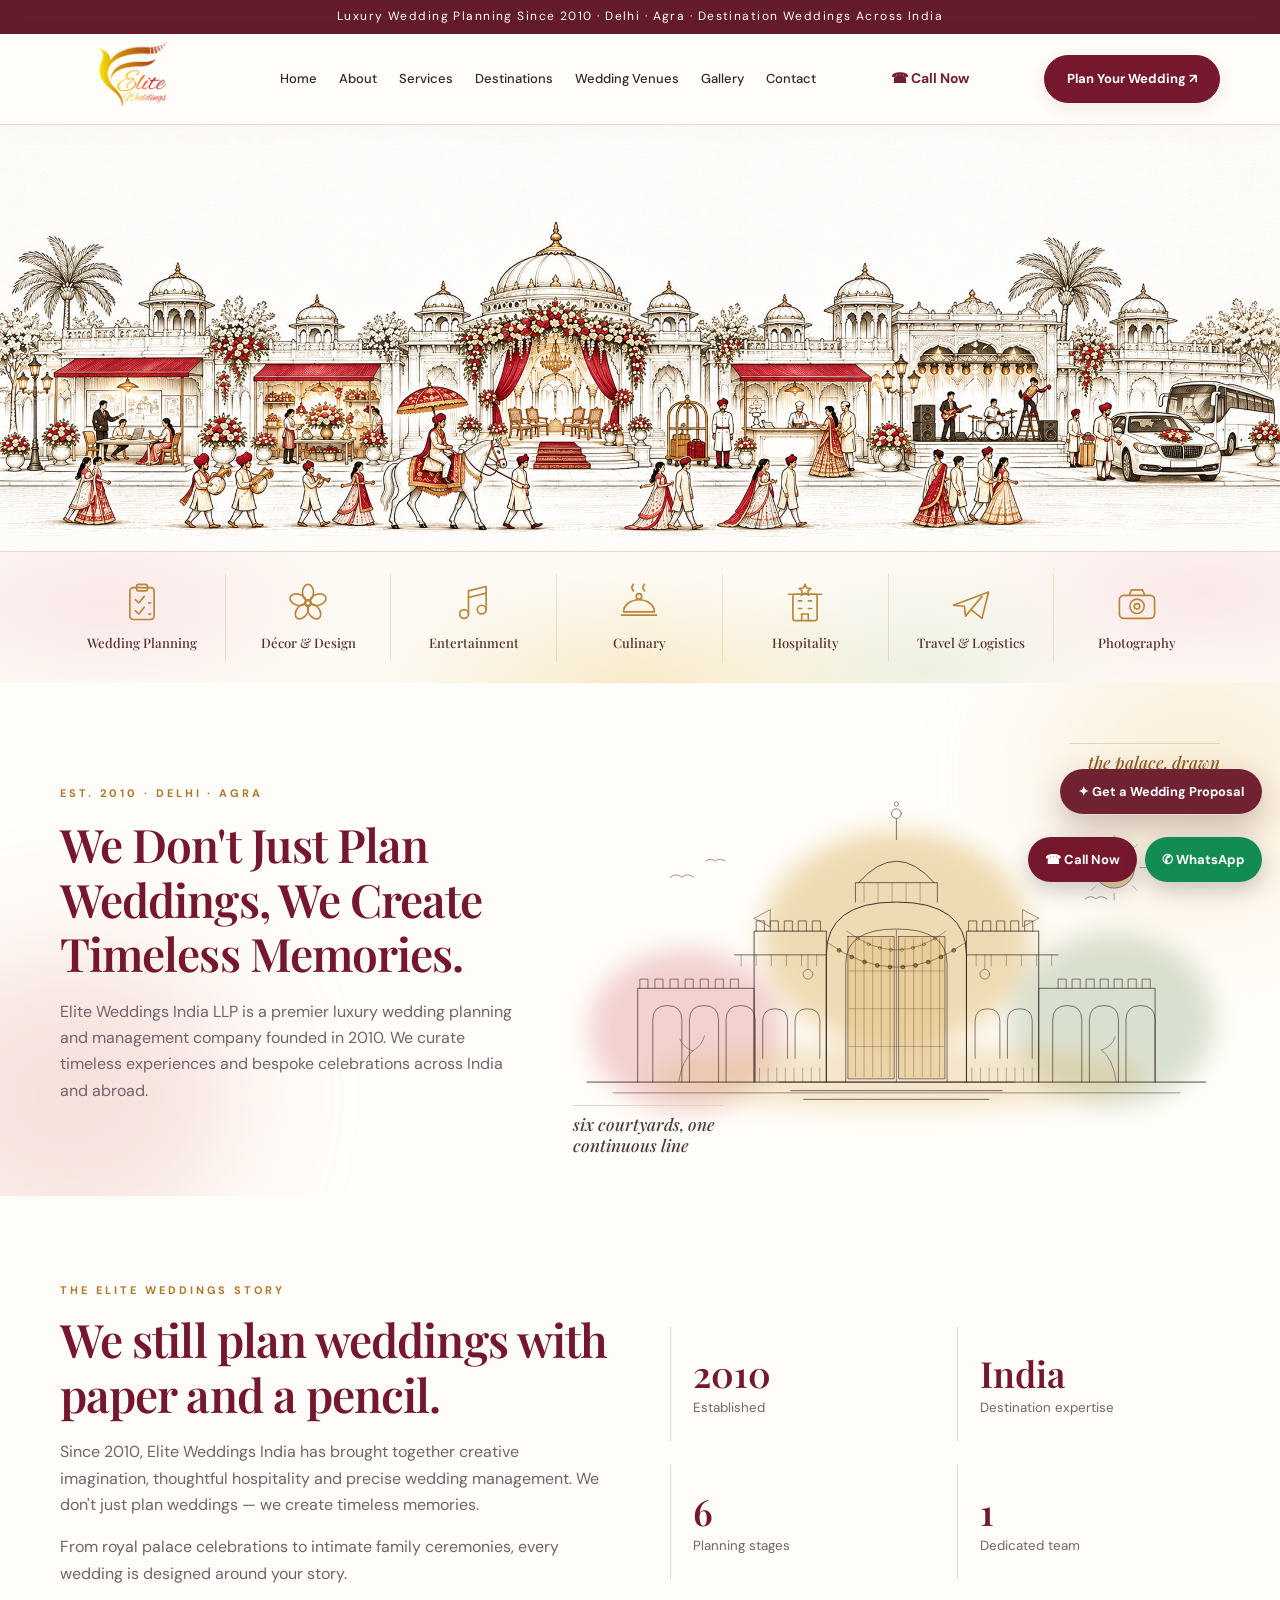
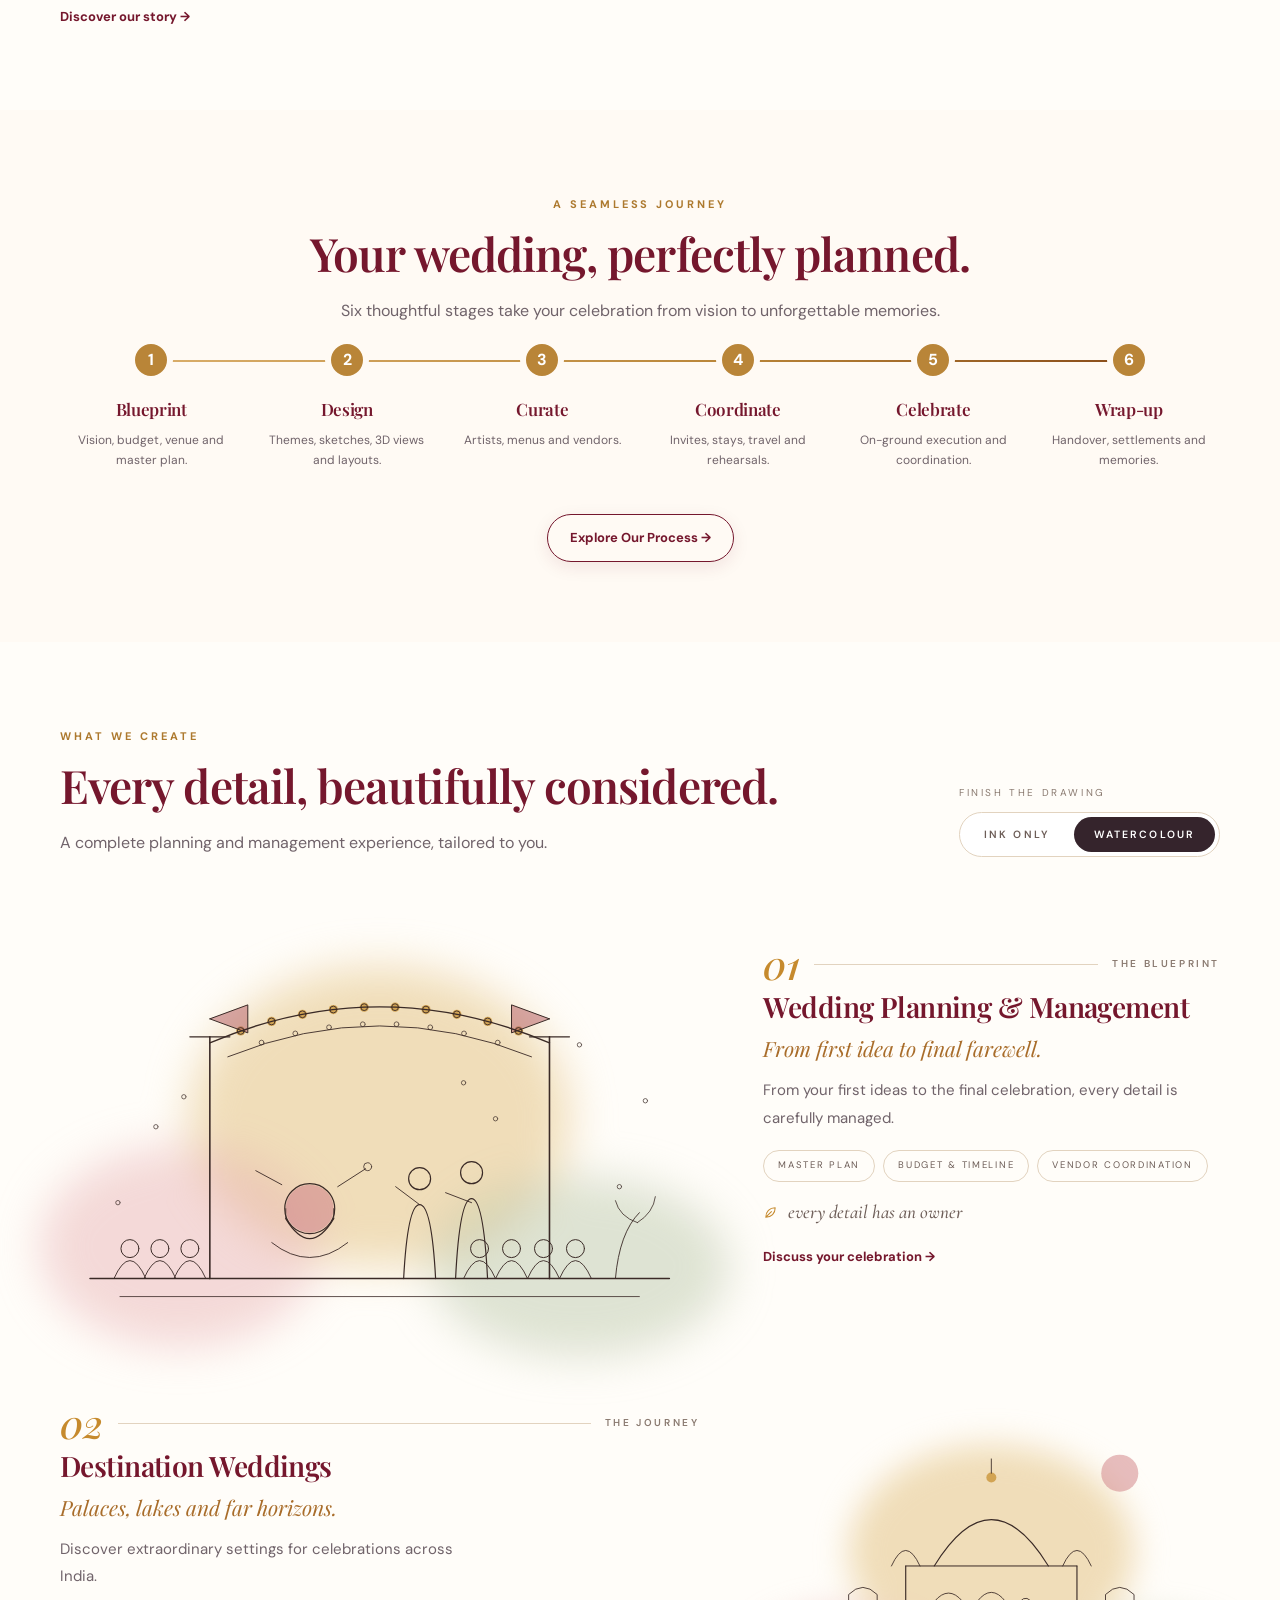
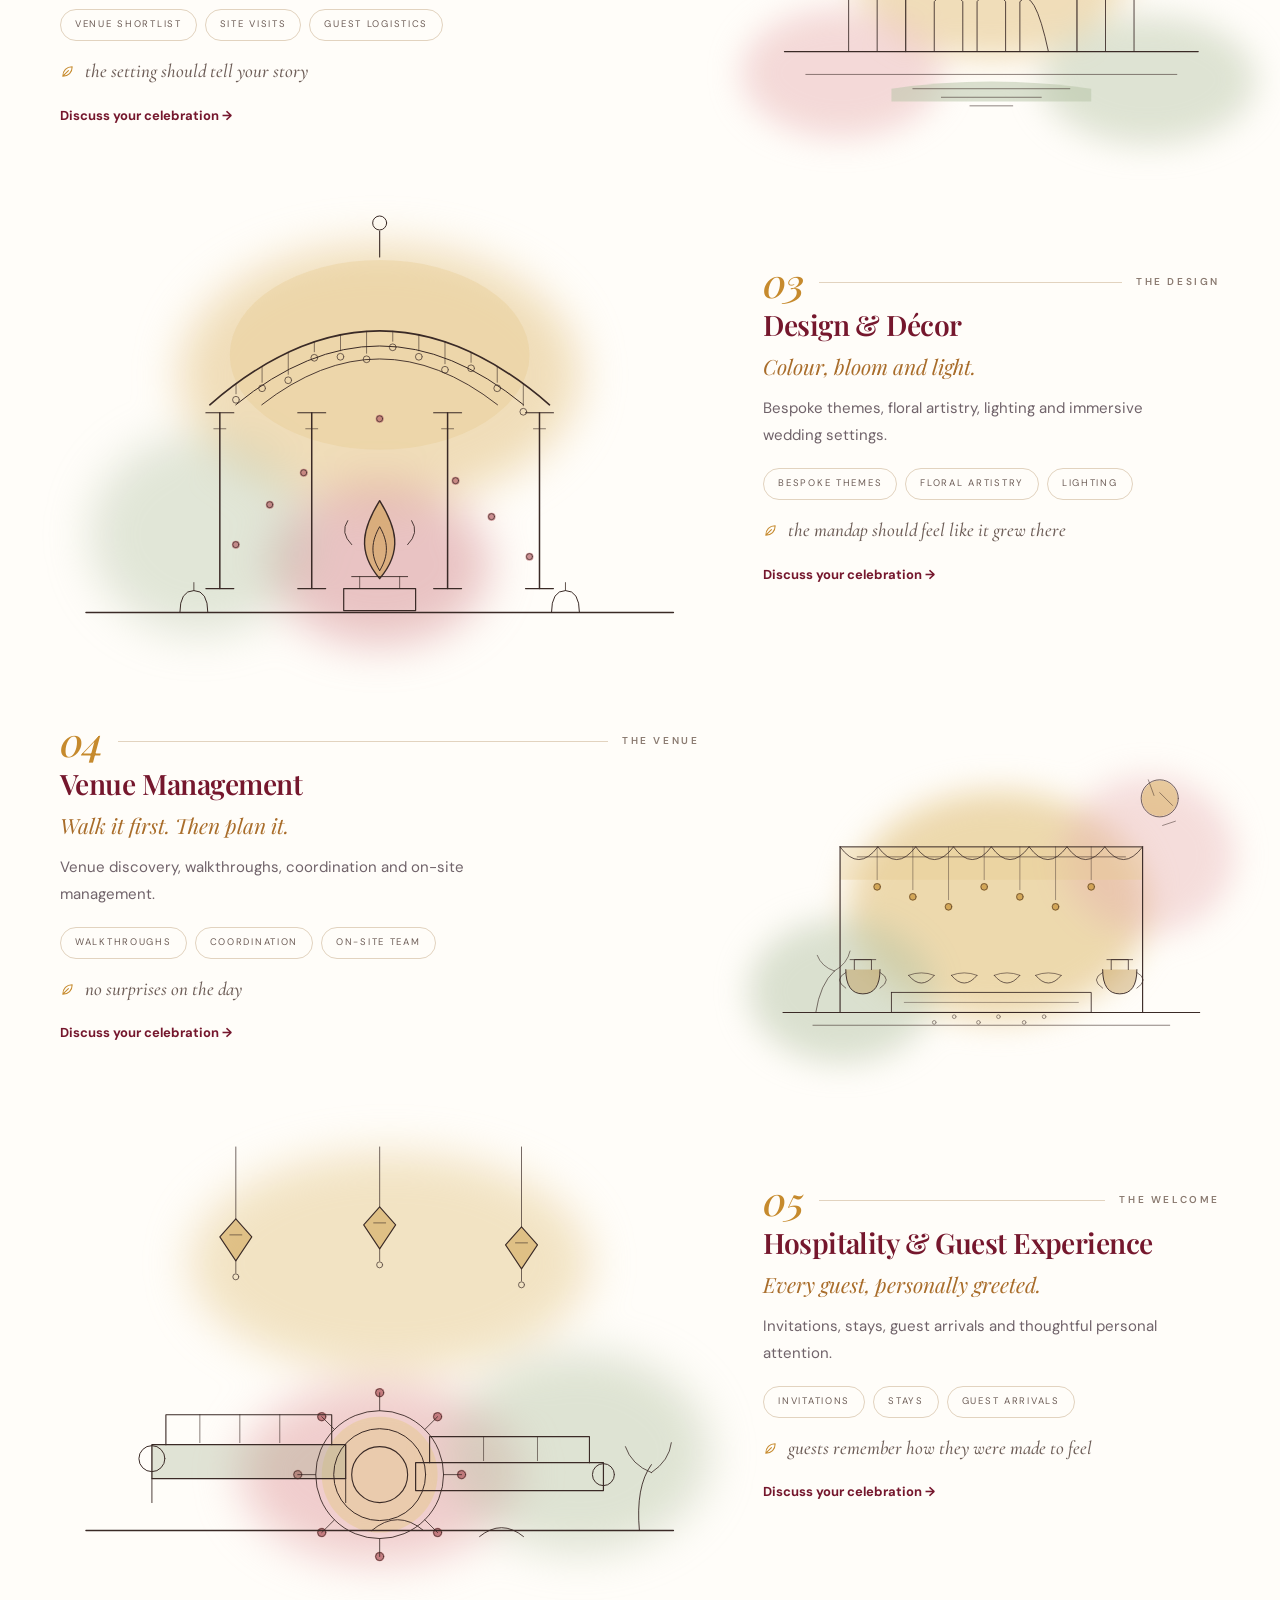
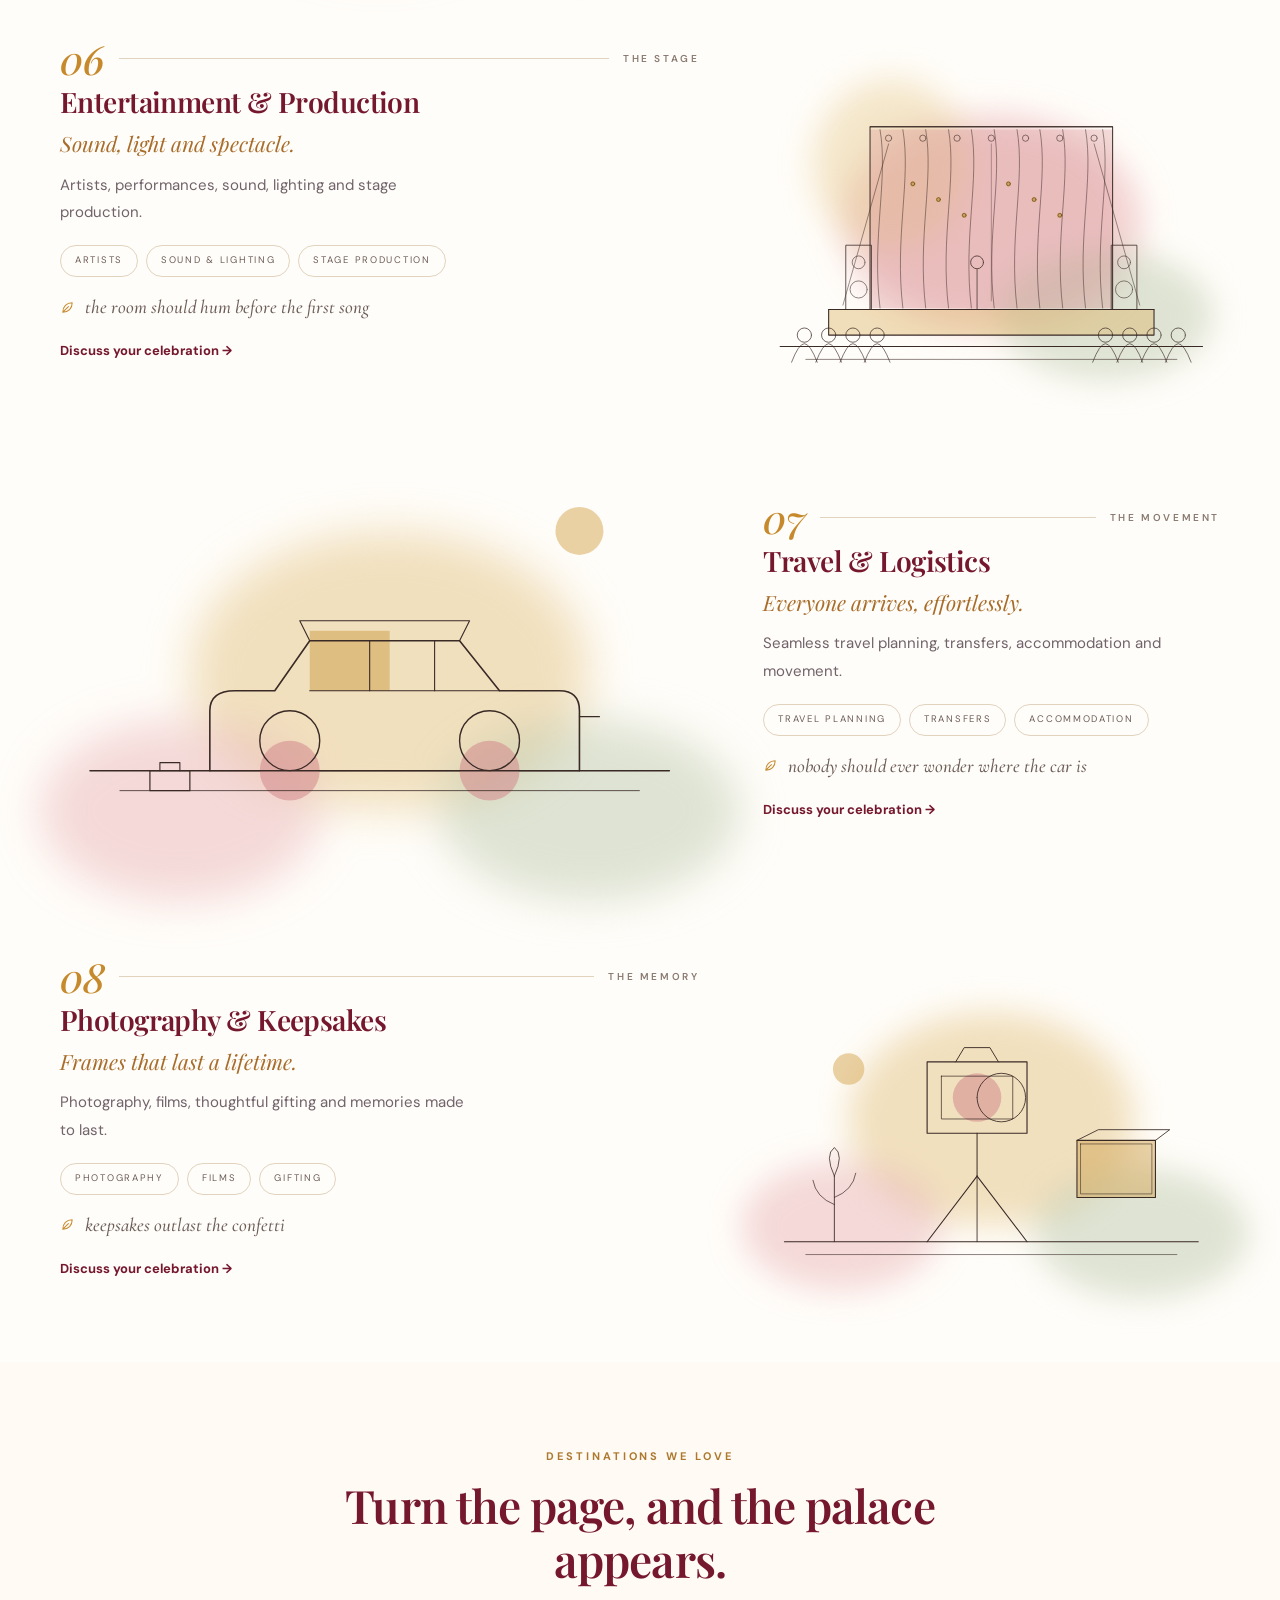
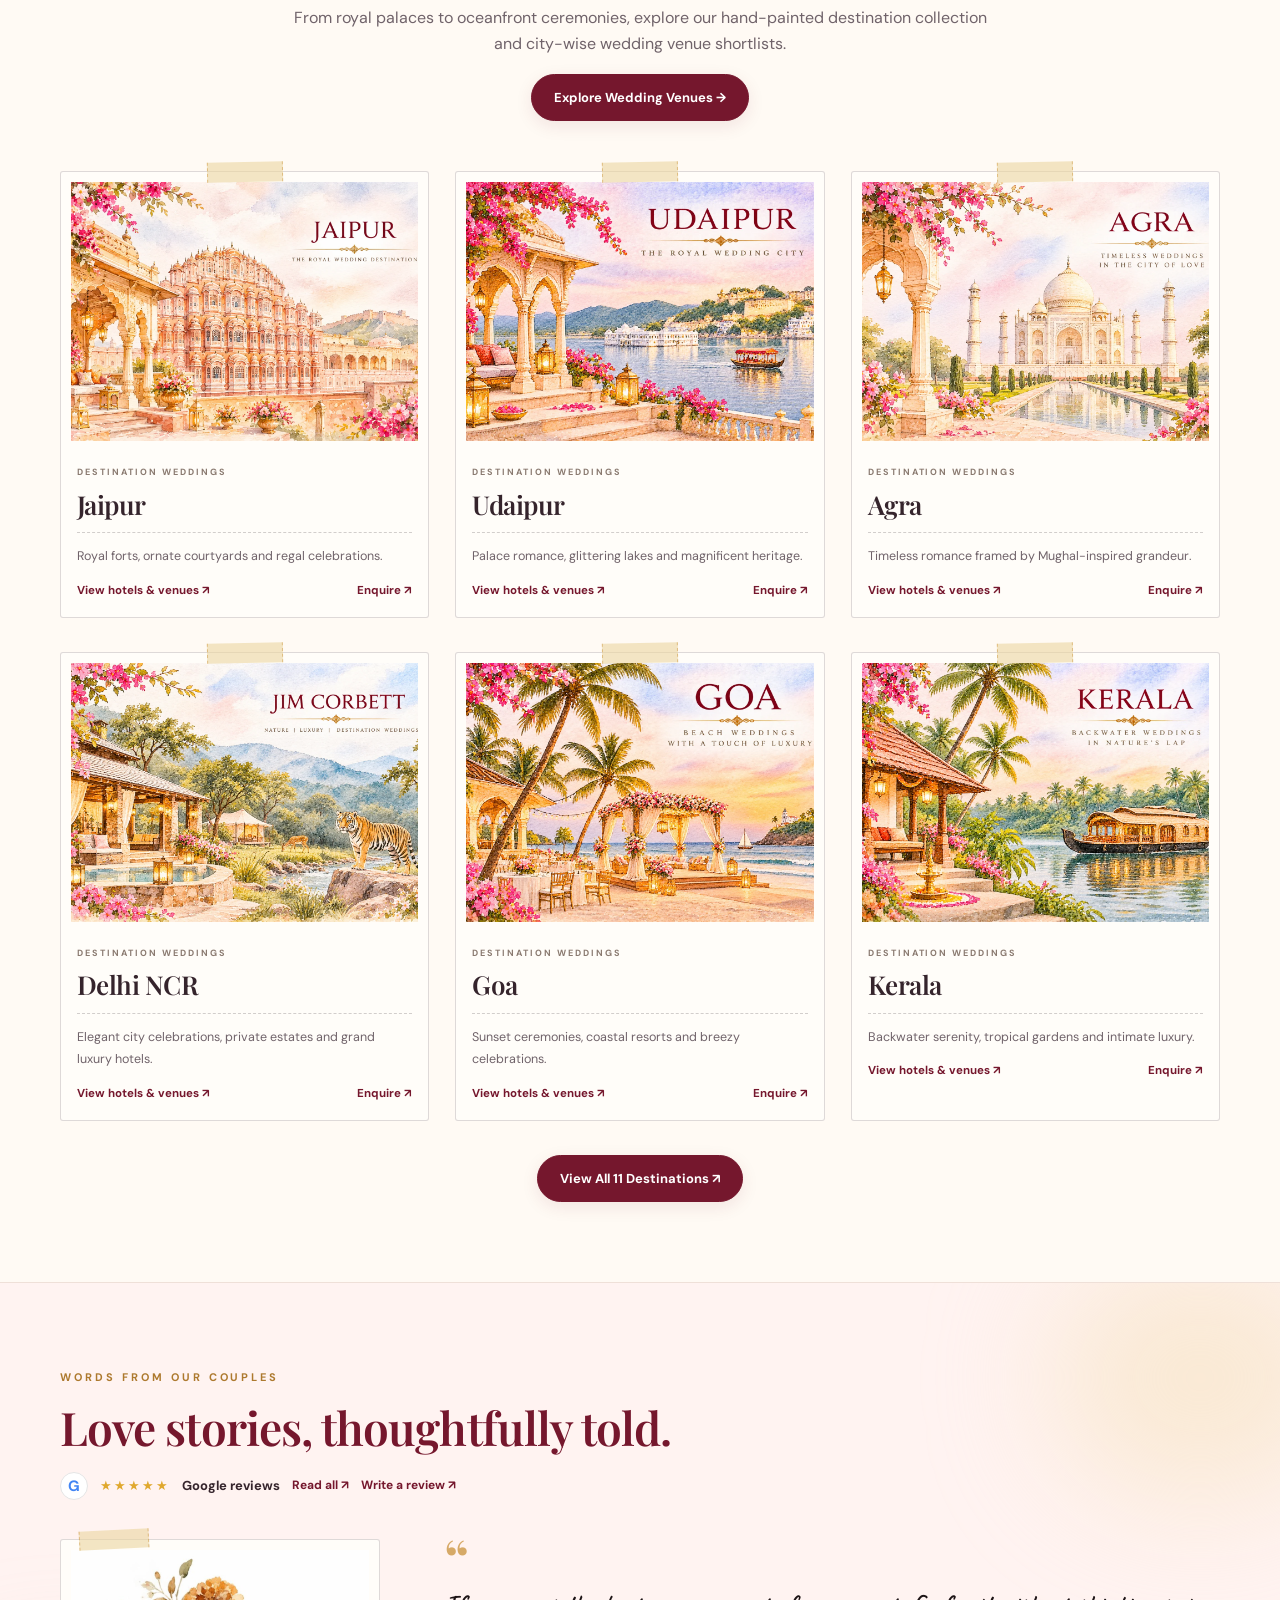
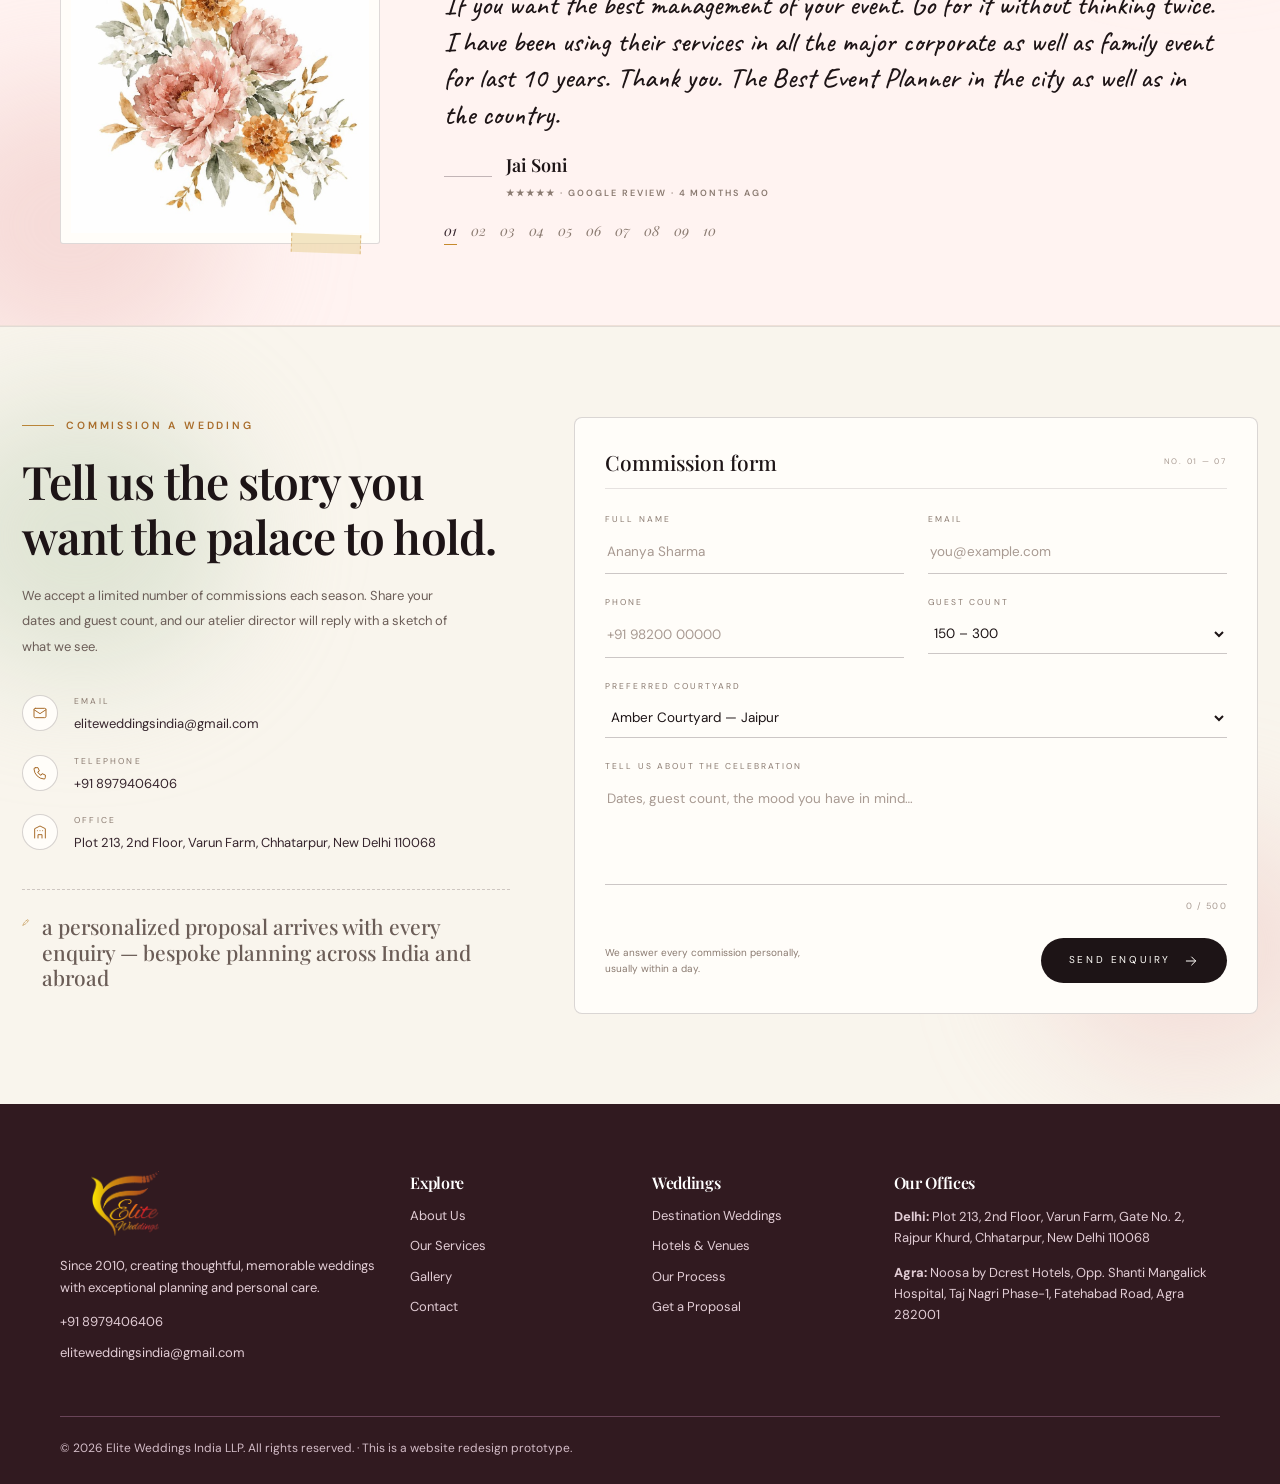
<file: index.html>
<!DOCTYPE html>

<html lang="en"><head><meta charset="utf-8"/><meta content="width=device-width,initial-scale=1" name="viewport"/><title>Luxury Wedding Planners &amp; Destination Weddings | Elite Weddings India</title><meta content="Luxury wedding planning and destination weddings in India." name="description"/><link href="https://fonts.googleapis.com/css2?family=Caveat:wght@500;600&display=swap" rel="stylesheet"/><link href="style.css?v=1793882604" rel="stylesheet"/><link href="assets/logo.png" rel="icon"/><meta content="#fffaf4" name="theme-color"/></head><body><div class="topbar">Luxury Wedding Planning Since 2010  ·  Delhi  ·  Agra  ·  Destination Weddings Across India</div><header class="nav"><div class="wrap navin"><a class="brand" href="index.html"><img alt="Elite Weddings India logo" src="assets/logo.png"/></a><nav class="links"><a href="index.html">Home</a><a href="about.html">About</a><a href="services.html">Services</a><a href="destinations.html">Destinations</a><a href="venues.html">Wedding Venues</a><a href="gallery.html">Gallery</a><a href="contact.html">Contact</a></nav><a class="navcall" href="tel:+918979406406">☎ Call Now</a><a class="btn" href="contact.html">Plan Your Wedding ↗</a><button aria-label="Open menu" class="menu">☰</button></div></header><section class="hero hero-luxury hero-slider-wrap" style="padding:0;margin:0;width:100%;min-height:auto;"><div class="hero-banner-wrap" style="width:100%;margin:0;padding:0;line-height:0;"><img src="assets/heroo.png" alt="Elite Weddings India luxury wedding planning banner" width="2172" height="724" style="display:block;width:100%;height:auto;margin:0;padding:0;border:0;" fetchpriority="high"/></div><div class="hero-slider" id="heroSlider" aria-roledescription="carousel" aria-label="Elite Weddings Banner Slider" style="display:none !important;" aria-hidden="true"><div class="hero-slides"><div class="hero-slide active" aria-hidden="false"><img src="assets/Home-Page-Website-Banner.jpg" alt="Elite Weddings India luxury wedding planning banner" width="1365" height="766" fetchpriority="high"/></div><div class="hero-slide" aria-hidden="true"><img src="assets/Banner%20(3).webp" alt="Elite Weddings Luxury Wedding Planning" width="1670" height="942" loading="lazy" decoding="async"/></div><div class="hero-slide" aria-hidden="true"><img src="assets/banner.webp" alt="Elite Weddings Luxury Wedding Celebration" width="1670" height="942" loading="lazy" decoding="async"/></div><div class="hero-slide" aria-hidden="true"><img src="assets/banner%20(1).webp" alt="Elite Weddings Destination Wedding Setup" width="1670" height="942" loading="lazy" decoding="async"/></div><div class="hero-slide" aria-hidden="true"><img src="assets/Banner%20(2).webp" alt="Elite Weddings Royal Wedding Decor" width="1670" height="942" loading="lazy" decoding="async"/></div><div class="hero-slide" aria-hidden="true"><img src="assets/Banner%20(4).webp" alt="Elite Weddings Bespoke Mandap Design" width="1670" height="942" loading="lazy" decoding="async"/></div><div class="hero-slide" aria-hidden="true"><img src="assets/Banner%20(5).webp" alt="Elite Weddings Palace Courtyard Wedding" width="1670" height="942" loading="lazy" decoding="async"/></div><div class="hero-slide" aria-hidden="true"><img src="assets/Banner%20(6).webp" alt="Elite Weddings Grand Floral Installation" width="1670" height="942" loading="lazy" decoding="async"/></div><div class="hero-slide" aria-hidden="true"><img src="assets/Banner%20(7).webp" alt="Elite Weddings Traditional Wedding Ceremony" width="1670" height="942" loading="lazy" decoding="async"/></div></div><button class="slider-arrow prev" type="button" aria-label="Previous slide">&#10094;</button><button class="slider-arrow next" type="button" aria-label="Next slide">&#10095;</button><div class="slider-dots" role="tablist" aria-label="Slide controls"><button class="slider-dot active" type="button" role="tab" aria-selected="true" aria-label="Slide 1"></button><button class="slider-dot" type="button" role="tab" aria-selected="false" aria-label="Slide 2"></button><button class="slider-dot" type="button" role="tab" aria-selected="false" aria-label="Slide 3"></button><button class="slider-dot" type="button" role="tab" aria-selected="false" aria-label="Slide 4"></button><button class="slider-dot" type="button" role="tab" aria-selected="false" aria-label="Slide 5"></button><button class="slider-dot" type="button" role="tab" aria-selected="false" aria-label="Slide 6"></button><button class="slider-dot" type="button" role="tab" aria-selected="false" aria-label="Slide 7"></button><button class="slider-dot" type="button" role="tab" aria-selected="false" aria-label="Slide 8"></button><button class="slider-dot" type="button" role="tab" aria-selected="false" aria-label="Slide 9"></button></div></div><div class="hero-banner" id="heroBanner" style="display:none !important;" aria-hidden="true"><svg class="bn-svg bn-d bn-sketch" viewBox="0 0 1672 941" xmlns="http://www.w3.org/2000/svg" role="img" aria-label="Elite Weddings planning and management: we plan every detail, you enjoy every moment"><defs><filter id="blur" x="-30%" y="-30%" width="160%" height="160%"><feGaussianBlur stdDeviation="28"/></filter><g id="bl"><ellipse class="bnk" cx="0" cy="-11" rx="8.5" ry="11.5" transform="rotate(0)" pathLength="1"/><ellipse class="bnk" cx="0" cy="-11" rx="8.5" ry="11.5" transform="rotate(72)" pathLength="1"/><ellipse class="bnk" cx="0" cy="-11" rx="8.5" ry="11.5" transform="rotate(144)" pathLength="1"/><ellipse class="bnk" cx="0" cy="-11" rx="8.5" ry="11.5" transform="rotate(216)" pathLength="1"/><ellipse class="bnk" cx="0" cy="-11" rx="8.5" ry="11.5" transform="rotate(288)" pathLength="1"/><circle class="bnk" r="3.4" pathLength="1"/></g><g id="br"><path class="bnk" style="--d:0.30s" pathLength="1" d="M-20 62 C80 78 190 44 300 96 S520 168 650 76" stroke-width="2"/><path class="bnk" style="--d:0.30s" pathLength="1" d="M110 62 C150 118 146 176 108 226"/><path class="bnk" style="--d:0.30s" pathLength="1" d="M300 96 C330 150 400 190 470 176"/><ellipse class="bnk" style="--d:0.30s" pathLength="1" cx="100" cy="52" rx="6" ry="13" transform="rotate(-30 90 66)"/><ellipse class="bnk" style="--d:0.30s" pathLength="1" cx="220" cy="46" rx="6" ry="13" transform="rotate(-30 210 60)"/><ellipse class="bnk" style="--d:0.30s" pathLength="1" cx="340" cy="94" rx="6" ry="13" transform="rotate(-30 330 108)"/><ellipse class="bnk" style="--d:0.30s" pathLength="1" cx="460" cy="138" rx="6" ry="13" transform="rotate(-30 450 152)"/><ellipse class="bnk" style="--d:0.30s" pathLength="1" cx="570" cy="124" rx="6" ry="13" transform="rotate(-30 560 138)"/><ellipse class="bnk" style="--d:0.30s" pathLength="1" cx="140" cy="116" rx="6" ry="13" transform="rotate(-30 130 130)"/><use href="#bl" transform="translate(60 62) scale(1.3)"/><use href="#bl" transform="translate(255 74) scale(1.5)"/><use href="#bl" transform="translate(470 152) scale(1.5)"/><use href="#bl" transform="translate(620 92) scale(1.2)"/><use href="#bl" transform="translate(140 170) scale(1.1)"/></g><g id="sc"><g transform="translate(210 862) scale(0.5)" fill="#f8e3b6" stroke="#dfae5c" stroke-width="2.2"><rect class="bnk" style="--d:0.90s" pathLength="1" x="-90" y="-120" width="180" height="120"/><rect class="bnk" style="--d:0.90s" pathLength="1" x="-70" y="-150" width="140" height="30"/><path class="bnk" style="--d:0.90s" pathLength="1" d="M-55 -150 Q0 -230 55 -150 Z"/><path class="bnk" style="--d:0.90s" pathLength="1" d="M0 -222 V-250" stroke-width="3"/><circle class="bnk" style="--d:0.90s" pathLength="1" cx="0" cy="-252" r="5"/><path class="bnk" style="--d:0.90s" pathLength="1" d="M-60 -150 V-175 Q-48 -200 -36 -175 V-150" /><path class="bnk" style="--d:0.90s" pathLength="1" d="M36 -150 V-175 Q48 -200 60 -175 V-150"/><path class="bnk" style="--d:0.90s" pathLength="1" d="M-80 0 V-52 Q-66 -82 -52 -52 V0" fill="#e9b867" fill-opacity=".55"/><path class="bnk" style="--d:0.90s" pathLength="1" d="M-36 0 V-52 Q-22 -82 -8 -52 V0" fill="#e9b867" fill-opacity=".55"/><path class="bnk" style="--d:0.90s" pathLength="1" d="M8 0 V-52 Q22 -82 36 -52 V0" fill="#e9b867" fill-opacity=".55"/><path class="bnk" style="--d:0.90s" pathLength="1" d="M52 0 V-52 Q66 -82 80 -52 V0" fill="#e9b867" fill-opacity=".55"/><rect class="bnk" style="--d:0.90s" pathLength="1" x="-130" y="-70" width="40" height="70"/><rect class="bnk" style="--d:0.90s" pathLength="1" x="90" y="-70" width="40" height="70"/><path class="bnk" style="--d:0.90s" pathLength="1" d="M-124 0 V-40 Q-110 -58 -96 -40 V0" fill="#e9b867" fill-opacity=".55"/><path class="bnk" style="--d:0.90s" pathLength="1" d="M96 0 V-40 Q110 -58 124 -40 V0" fill="#e9b867" fill-opacity=".55"/></g><g transform="translate(360 872) scale(0.34)" fill="#f8e3b6" stroke="#dfae5c" stroke-width="2.2"><rect class="bnk" style="--d:0.90s" pathLength="1" x="-90" y="-120" width="180" height="120"/><rect class="bnk" style="--d:0.90s" pathLength="1" x="-70" y="-150" width="140" height="30"/><path class="bnk" style="--d:0.90s" pathLength="1" d="M-55 -150 Q0 -230 55 -150 Z"/><path class="bnk" style="--d:0.90s" pathLength="1" d="M0 -222 V-250" stroke-width="3"/><circle class="bnk" style="--d:0.90s" pathLength="1" cx="0" cy="-252" r="5"/><path class="bnk" style="--d:0.90s" pathLength="1" d="M-60 -150 V-175 Q-48 -200 -36 -175 V-150" /><path class="bnk" style="--d:0.90s" pathLength="1" d="M36 -150 V-175 Q48 -200 60 -175 V-150"/><path class="bnk" style="--d:0.90s" pathLength="1" d="M-80 0 V-52 Q-66 -82 -52 -52 V0" fill="#e9b867" fill-opacity=".55"/><path class="bnk" style="--d:0.90s" pathLength="1" d="M-36 0 V-52 Q-22 -82 -8 -52 V0" fill="#e9b867" fill-opacity=".55"/><path class="bnk" style="--d:0.90s" pathLength="1" d="M8 0 V-52 Q22 -82 36 -52 V0" fill="#e9b867" fill-opacity=".55"/><path class="bnk" style="--d:0.90s" pathLength="1" d="M52 0 V-52 Q66 -82 80 -52 V0" fill="#e9b867" fill-opacity=".55"/><rect class="bnk" style="--d:0.90s" pathLength="1" x="-130" y="-70" width="40" height="70"/><rect class="bnk" style="--d:0.90s" pathLength="1" x="90" y="-70" width="40" height="70"/><path class="bnk" style="--d:0.90s" pathLength="1" d="M-124 0 V-40 Q-110 -58 -96 -40 V0" fill="#e9b867" fill-opacity=".55"/><path class="bnk" style="--d:0.90s" pathLength="1" d="M96 0 V-40 Q110 -58 124 -40 V0" fill="#e9b867" fill-opacity=".55"/></g><g transform="translate(70 880) scale(1)"><path class="bnk" style="--d:0.90s" pathLength="1" d="M0 0 V-40"/><ellipse class="bnk" style="--d:0.90s" pathLength="1" cx="0" cy="-68" rx="16" ry="30"/></g><g transform="translate(100 884) scale(0.8)"><path class="bnk" style="--d:0.90s" pathLength="1" d="M0 0 V-40"/><ellipse class="bnk" style="--d:0.90s" pathLength="1" cx="0" cy="-68" rx="16" ry="30"/></g><g transform="translate(470 880) scale(0.8)"><path class="bnk" style="--d:0.90s" pathLength="1" d="M0 0 V-40"/><ellipse class="bnk" style="--d:0.90s" pathLength="1" cx="0" cy="-68" rx="16" ry="30"/></g></g></defs><rect width="1672" height="941" fill="#fdfaf4"/><g class="wash" filter="url(#blur)"><ellipse cx="836" cy="540" rx="330" ry="230" fill="#f5e3b4" fill-opacity="0.7"/><ellipse cx="140" cy="330" rx="110" ry="80" fill="#f6cfd6" fill-opacity="0.6"/><ellipse cx="130" cy="500" rx="110" ry="80" fill="#f6cfd6" fill-opacity="0.5"/><ellipse cx="110" cy="670" rx="110" ry="80" fill="#f8d9cf" fill-opacity="0.55"/><ellipse cx="1330" cy="330" rx="110" ry="80" fill="#f6cfd6" fill-opacity="0.6"/><ellipse cx="1330" cy="500" rx="110" ry="80" fill="#f6d8ce" fill-opacity="0.5"/><ellipse cx="1330" cy="670" rx="110" ry="80" fill="#f6cfd6" fill-opacity="0.55"/><ellipse cx="700" cy="830" rx="110" ry="80" fill="#f8d9cf" fill-opacity="0.5"/><ellipse cx="250" cy="850" rx="220" ry="60" fill="#dfe8d1" fill-opacity="0.7"/><ellipse cx="1420" cy="850" rx="220" ry="60" fill="#dfe8d1" fill-opacity="0.7"/><ellipse cx="836" cy="905" rx="520" ry="50" fill="#e6eef0" fill-opacity="0.7"/><ellipse cx="80" cy="80" rx="130" ry="70" fill="#f7d3da" fill-opacity="0.6"/><ellipse cx="1590" cy="80" rx="130" ry="70" fill="#f7d3da" fill-opacity="0.6"/></g><g class="ink"><g transform="translate(-6 -10) scale(.62)"><use href="#br"/></g><g transform="translate(1678 -10) scale(-.62 .62)"><use href="#br"/></g><use href="#sc"/><use href="#sc" transform="translate(1672 0) scale(-1 1)"/><path class="bnk" style="--d:1.00s" pathLength="1" d="M0 884 H1672" opacity=".5"/><path class="bnk" style="--d:1.00s" pathLength="1" d="M60 902 h120 M220 912 h160 M1290 912 h160 M1500 902 h120 M520 920 h630" opacity=".4"/><path class="bnk" style="--d:0.20s" pathLength="1" d="M440 43 H560 M1112 43 H1232"/><g text-anchor="middle"><text x="836" y="52" font-family="Playfair Display,Georgia,serif" font-weight="500" font-size="27" letter-spacing="7" fill="#5b2a1a">PLANNING &amp; MANAGEMENT</text><text x="836" y="128" font-family="Playfair Display,Georgia,serif" font-weight="700" font-size="70" fill="#5b2412">We Plan Every Detail.</text><text x="836" y="192" font-family="Playfair Display,Georgia,serif" font-weight="600" font-style="italic" font-size="64" fill="#d9951a">You Enjoy Every Moment.</text><text x="836" y="245" font-family="Playfair Display,Georgia,serif" font-size="24" fill="#2d2323">A complete wedding planning experience, thoughtfully managed</text><text x="836" y="273" font-family="Playfair Display,Georgia,serif" font-size="24" fill="#2d2323">from concept to celebration.</text></g><g transform="translate(0 12)"><path class="bnk" style="--d:0.80s" pathLength="1" d="M600 742 H1072"/><path class="bnk" style="--d:0.80s" pathLength="1" d="M628 724 H1044"/><path class="bnk" style="--d:0.80s" pathLength="1" d="M652 706 H1020"/><path class="bnk" style="--d:0.80s" pathLength="1" d="M676 688 H996"/><path class="bnk" style="--d:0.80s" pathLength="1" d="M682 688 V470 M712 688 V470 M960 688 V470 M990 688 V470"/><path class="bnk" style="--d:0.80s" pathLength="1" d="M672 470 H722 M672 478 H722 M950 470 H1000 M950 478 H1000"/><path class="bnk" style="--d:0.80s" pathLength="1" d="M672 688 H722 M950 688 H1000"/><path class="bnk" style="--d:0.80s" pathLength="1" d="M640 448 H1032 M650 438 H1022 M660 400 V438 M1012 400 V438 M660 400 H1012"/><path class="bnk" style="--d:0.80s" pathLength="1" d="M720 400 C720 336 780 300 836 300 C892 300 952 336 952 400"/><path class="bnk" style="--d:0.80s" pathLength="1" d="M746 400 C746 350 790 322 836 322 C882 322 926 350 926 400"/><path class="bnk" style="--d:0.80s" pathLength="1" d="M836 300 V288"/><path class="bnk" style="--d:0.80s" pathLength="1" d="M836 440 V462"/><path class="bnk" style="--d:0.80s" pathLength="1" d="M826 462 H846 V490 H826 Z"/><path class="bnk" style="--d:0.80s" pathLength="1" d="M830 490 l6 10 l6 -10"/><path class="bnk" style="--d:0.80s" pathLength="1" d="M690 452 Q760 500 836 430 Q912 500 982 452"/><path class="bnk" style="--d:0.80s" pathLength="1" d="M722 470 Q756 560 742 640"/><path class="bnk" style="--d:0.80s" pathLength="1" d="M950 470 Q916 560 930 640"/><path class="bnk" style="--d:0.80s" pathLength="1" d="M520 700 V610 Q520 570 560 570 Q600 570 600 610 V700"/><path class="bnk" style="--d:0.80s" pathLength="1" d="M530 570 Q560 530 590 570 M560 530 V518"/><path class="bnk" style="--d:0.80s" pathLength="1" d="M1072 700 V610 Q1072 570 1112 570 Q1152 570 1152 610 V700"/><path class="bnk" style="--d:0.80s" pathLength="1" d="M1082 570 Q1112 530 1142 570 M1112 530 V518"/><path class="bnk" style="--d:0.80s" pathLength="1" d="M548 700 V630 Q560 610 572 630 V700"/><path class="bnk" style="--d:0.80s" pathLength="1" d="M1100 700 V630 Q1112 610 1124 630 V700"/><circle class="bnk" style="--d:1.00s" pathLength="1" cx="836" cy="282" r="5"/><path class="bnk" style="--d:1.00s" pathLength="1" d="M606 718 q-4 -16 -2 -34 h50 q2 18 -2 34 z M1018 718 q-4 -16 -2 -34 h50 q2 18 -2 34 z" transform="translate(0 -4)"/><use href="#bl" transform="translate(760 476) scale(0.9)"/><use href="#bl" transform="translate(836 436) scale(1.1)"/><use href="#bl" transform="translate(912 476) scale(0.9)"/><use href="#bl" transform="translate(634 636) scale(1.0)"/><use href="#bl" transform="translate(1038 636) scale(1.0)"/><use href="#bl" transform="translate(700 452) scale(0.7)"/><use href="#bl" transform="translate(972 452) scale(0.7)"/><g transform="translate(468 704) scale(0.9)"><path class="bnk" style="--d:0.90s" pathLength="1" d="M0 0 V-40"/><ellipse class="bnk" style="--d:0.90s" pathLength="1" cx="0" cy="-68" rx="16" ry="30"/></g><g transform="translate(496 712) scale(0.9)"><path class="bnk" style="--d:0.90s" pathLength="1" d="M0 0 V-40"/><ellipse class="bnk" style="--d:0.90s" pathLength="1" cx="0" cy="-68" rx="16" ry="30"/></g><g transform="translate(1204 704) scale(0.9)"><path class="bnk" style="--d:0.90s" pathLength="1" d="M0 0 V-40"/><ellipse class="bnk" style="--d:0.90s" pathLength="1" cx="0" cy="-68" rx="16" ry="30"/></g><g transform="translate(1176 712) scale(0.9)"><path class="bnk" style="--d:0.90s" pathLength="1" d="M0 0 V-40"/><ellipse class="bnk" style="--d:0.90s" pathLength="1" cx="0" cy="-68" rx="16" ry="30"/></g></g><image class="lg" href="assets/logo.png" x="756" y="514" width="160" height="84" preserveAspectRatio="xMidYMid meet"/><g class="lgt" text-anchor="middle" font-family="Playfair Display,Georgia,serif" font-weight="700" fill="#8d1138" font-size="23"><text x="836" y="662">PLANNING &amp;</text><text x="836" y="686">MANAGEMENT</text></g><path class="bnk" style="--d:0.50s" pathLength="1" d="M72 388 V338.0 A70.0 70.0 0 0 1 212 338.0 V388 Z"/><g transform="translate(84 290) scale(1.15)"><rect class="bnk" style="--d:0.65s" pathLength="1" x="22" y="12" width="52" height="68" rx="6"/><rect class="bnk" style="--d:0.65s" pathLength="1" x="36" y="5" width="24" height="12" rx="3"/><path class="bnk" style="--d:0.65s" pathLength="1" d="M32 34 l4 4 l7 -8 M52 34 H66"/><path class="bnk" style="--d:0.65s" pathLength="1" d="M32 50 l4 4 l7 -8 M52 50 H66"/><path class="bnk" style="--d:0.65s" pathLength="1" d="M32 66 l4 4 l7 -8 M52 66 H66"/></g><text x="228" y="305" font-family="Playfair Display,Georgia,serif" font-weight="700" font-size="25" fill="#8d1138">DETAILING &</text><text x="228" y="332" font-family="Playfair Display,Georgia,serif" font-weight="700" font-size="25" fill="#8d1138">MASTER PLAN</text><text x="228" y="365" font-family="DM Sans,sans-serif" font-size="17" fill="#4a3a36">Timelines • Checklists • Execution</text><path class="bnk" style="--d:0.68s" pathLength="1" d="M62 554 V502.0 A70.0 70.0 0 0 1 202 502.0 V554 Z"/><g transform="translate(74 455) scale(1.15)"><rect class="bnk" style="--d:0.83s" pathLength="1" x="10" y="28" width="78" height="50" rx="8"/><path class="bnk" style="--d:0.83s" pathLength="1" d="M32 28 L38 17 H60 L66 28"/><circle class="bnk" style="--d:0.83s" pathLength="1" cx="49" cy="53" r="17"/><circle class="bnk" style="--d:0.83s" pathLength="1" cx="49" cy="53" r="9"/><path class="bnk" style="--d:0.83s" pathLength="1" d="M72 35 h8"/></g><text x="221" y="477" font-family="Playfair Display,Georgia,serif" font-weight="700" font-size="25" fill="#8d1138">MEDIA &</text><text x="221" y="504" font-family="Playfair Display,Georgia,serif" font-weight="700" font-size="25" fill="#8d1138">KEEPSAKES</text><text x="221" y="537" font-family="DM Sans,sans-serif" font-size="17" fill="#4a3a36">Photography • Cinematography</text><text x="221" y="559" font-family="DM Sans,sans-serif" font-size="17" fill="#4a3a36">Return Gifts</text><path class="bnk" style="--d:0.86s" pathLength="1" d="M48 734 V679.0 A73.0 73.0 0 0 1 194 679.0 V734 Z"/><g transform="translate(64 632) scale(1.15)"><path class="bnk" style="--d:1.01s" pathLength="1" d="M26 12 Q48 82 70 12"/><path class="bnk" style="--d:1.01s" pathLength="1" d="M40 12 Q48 24 56 12"/><path class="bnk" style="--d:1.01s" pathLength="1" d="M48 56 l7 9 l-7 11 l-7 -11 z"/><circle class="bnk" style="--d:1.01s" pathLength="1" cx="48" cy="46" r="2"/></g><text x="211" y="646" font-family="Playfair Display,Georgia,serif" font-weight="700" font-size="25" fill="#8d1138">COUPLE</text><text x="211" y="673" font-family="Playfair Display,Georgia,serif" font-weight="700" font-size="25" fill="#8d1138">CONCIERGE</text><text x="211" y="706" font-family="DM Sans,sans-serif" font-size="17" fill="#4a3a36">Styling • Jewelry</text><text x="211" y="728" font-family="DM Sans,sans-serif" font-size="17" fill="#4a3a36">Pre-Wedding</text><path class="bnk" style="--d:1.04s" pathLength="1" d="M1243 388 V342.0 A74.0 74.0 0 0 1 1391 342.0 V388 Z"/><g transform="translate(1260 290) scale(1.15)"><path class="bnk" style="--d:1.19s" pathLength="1" d="M16 50 C14 24 52 12 70 28 C84 42 70 52 60 52 C52 52 54 62 46 66 C34 72 17 68 16 50 Z"/><circle class="bnk" style="--d:1.19s" pathLength="1" cx="32" cy="38" r="4"/><circle class="bnk" style="--d:1.19s" pathLength="1" cx="46" cy="29" r="4"/><circle class="bnk" style="--d:1.19s" pathLength="1" cx="59" cy="34" r="4"/><circle class="bnk" style="--d:1.19s" pathLength="1" cx="30" cy="53" r="4"/><path class="bnk" style="--d:1.19s" pathLength="1" d="M60 72 L88 14 M84 22 l6 4"/></g><text x="1404" y="305" font-family="Playfair Display,Georgia,serif" font-weight="700" font-size="25" fill="#8d1138">DESIGN &</text><text x="1404" y="332" font-family="Playfair Display,Georgia,serif" font-weight="700" font-size="25" fill="#8d1138">AESTHETICS</text><text x="1404" y="365" font-family="DM Sans,sans-serif" font-size="17" fill="#4a3a36">Mood Boards • Sketching</text><text x="1404" y="387" font-family="DM Sans,sans-serif" font-size="17" fill="#4a3a36">3D Renders</text><path class="bnk" style="--d:1.22s" pathLength="1" d="M1243 554 V506.0 A74.0 74.0 0 0 1 1391 506.0 V554 Z"/><g transform="translate(1260 455) scale(1.15)"><path class="bnk" style="--d:1.37s" pathLength="1" d="M12 24 Q48 -4 84 24 V76 H12 Z"/><path class="bnk" style="--d:1.37s" pathLength="1" d="M12 24 Q32 52 26 76 M84 24 Q64 52 70 76"/><rect class="bnk" style="--d:1.37s" pathLength="1" x="36" y="54" width="26" height="14" rx="3"/><path class="bnk" style="--d:1.37s" pathLength="1" d="M36 54 V48 H62 V54"/></g><text x="1409" y="477" font-family="Playfair Display,Georgia,serif" font-weight="700" font-size="25" fill="#8d1138">ENTERTAINMENT</text><text x="1409" y="504" font-family="Playfair Display,Georgia,serif" font-weight="700" font-size="25" fill="#8d1138">&amp; PRODUCTION</text><text x="1409" y="537" font-family="DM Sans,sans-serif" font-size="17" fill="#4a3a36">Artists • Stage • Sound &amp; Lights</text><path class="bnk" style="--d:1.40s" pathLength="1" d="M1255 736 V677.0 A71.0 71.0 0 0 1 1397 677.0 V736 Z"/><g transform="translate(1268 633) scale(1.15)"><rect class="bnk" style="--d:1.55s" pathLength="1" x="24" y="24" width="52" height="56" rx="2"/><path class="bnk" style="--d:1.55s" pathLength="1" d="M18 24 H82"/><rect class="bnk" style="--d:1.55s" pathLength="1" x="34" y="34" width="8" height="9"/><rect class="bnk" style="--d:1.55s" pathLength="1" x="48" y="34" width="8" height="9"/><rect class="bnk" style="--d:1.55s" pathLength="1" x="62" y="34" width="8" height="9"/><rect class="bnk" style="--d:1.55s" pathLength="1" x="34" y="50" width="8" height="9"/><rect class="bnk" style="--d:1.55s" pathLength="1" x="48" y="50" width="8" height="9"/><rect class="bnk" style="--d:1.55s" pathLength="1" x="62" y="50" width="8" height="9"/><rect class="bnk" style="--d:1.55s" pathLength="1" x="43" y="62" width="14" height="18"/><path class="bnk" style="--d:1.55s" pathLength="1" d="M42 14 l2 4 l4 .5 l-3 3 l1 4 l-4 -2 l-4 2 l1 -4 l-3 -3 l4 -.5 z M58 14 l2 4 l4 .5 l-3 3 l1 4 l-4 -2 l-4 2 l1 -4 l-3 -3 l4 -.5 z" opacity=".0"/></g><text x="1416" y="640" font-family="Playfair Display,Georgia,serif" font-weight="700" font-size="22" fill="#8d1138">HOSPITALITY,</text><text x="1416" y="664" font-family="Playfair Display,Georgia,serif" font-weight="700" font-size="22" fill="#8d1138">LOGISTICS &amp;</text><text x="1416" y="688" font-family="Playfair Display,Georgia,serif" font-weight="700" font-size="22" fill="#8d1138">HOTEL BOOKINGS</text><text x="1416" y="718" font-family="DM Sans,sans-serif" font-size="17" fill="#4a3a36">Hotel Booking • Travel Detailing</text><text x="1416" y="740" font-family="DM Sans,sans-serif" font-size="17" fill="#4a3a36">RSVPs</text><path class="bnk" style="--d:1.58s" pathLength="1" d="M622 882 V837.0 A75.0 75.0 0 0 1 772 837.0 V882 Z"/><g transform="translate(640 784) scale(1.15)"><path class="bnk" style="--d:1.73s" pathLength="1" d="M16 58 A34 30 0 0 1 84 58 Z"/><circle class="bnk" style="--d:1.73s" pathLength="1" cx="50" cy="24" r="4"/><path class="bnk" style="--d:1.73s" pathLength="1" d="M8 64 H92 M14 70 H86"/><path class="bnk" style="--d:1.73s" pathLength="1" d="M44 12 q-4 -6 0 -10 M56 12 q-4 -6 0 -10"/></g><text x="790" y="800" font-family="Playfair Display,Georgia,serif" font-weight="700" font-size="25" fill="#8d1138">CULINARY</text><text x="790" y="827" font-family="Playfair Display,Georgia,serif" font-weight="700" font-size="25" fill="#8d1138">EXPERIENCE</text><text x="790" y="860" font-family="DM Sans,sans-serif" font-size="17" fill="#4a3a36">Bespoke Menus • Food Artists • Beverages</text><path class="bnk" style="--d:1.50s" pathLength="1" d="M468 340 Q540 342 598 428" opacity=".7"/><circle class="bnk" style="--d:1.50s" pathLength="1" cx="462" cy="340" r="3.5"/><path class="bnk" style="--d:1.50s" pathLength="1" d="M446 500 Q500 508 548 552" opacity=".7"/><circle class="bnk" style="--d:1.50s" pathLength="1" cx="442" cy="500" r="3.5"/><path class="bnk" style="--d:1.50s" pathLength="1" d="M1222 334 Q1130 342 1078 430" opacity=".7"/><circle class="bnk" style="--d:1.50s" pathLength="1" cx="1226" cy="334" r="3.5"/><path class="bnk" style="--d:1.50s" pathLength="1" d="M1226 496 Q1150 504 1100 548" opacity=".7"/><circle class="bnk" style="--d:1.50s" pathLength="1" cx="1230" cy="496" r="3.5"/><path class="bnk" style="--d:1.50s" pathLength="1" d="M498 758 Q540 850 598 862" opacity=".7"/><circle class="bnk" style="--d:1.50s" pathLength="1" cx="602" cy="862" r="3.5"/><path class="bnk" style="--d:1.50s" pathLength="1" d="M1174 758 Q1130 842 1072 832" opacity=".7"/><circle class="bnk" style="--d:1.50s" pathLength="1" cx="1068" cy="832" r="3.5"/></g></svg><svg class="bn-svg bn-m bn-sketch" viewBox="0 0 420 1380" xmlns="http://www.w3.org/2000/svg" role="img" aria-label="Elite Weddings planning and management: we plan every detail, you enjoy every moment"><defs><filter id="blurm" x="-30%" y="-30%" width="160%" height="160%"><feGaussianBlur stdDeviation="26"/></filter><g id="blm"><ellipse class="bnk" cx="0" cy="-11" rx="8.5" ry="11.5" transform="rotate(0)" pathLength="1"/><ellipse class="bnk" cx="0" cy="-11" rx="8.5" ry="11.5" transform="rotate(72)" pathLength="1"/><ellipse class="bnk" cx="0" cy="-11" rx="8.5" ry="11.5" transform="rotate(144)" pathLength="1"/><ellipse class="bnk" cx="0" cy="-11" rx="8.5" ry="11.5" transform="rotate(216)" pathLength="1"/><ellipse class="bnk" cx="0" cy="-11" rx="8.5" ry="11.5" transform="rotate(288)" pathLength="1"/><circle class="bnk" r="3.4" pathLength="1"/></g><g id="brm"><path class="bnk" style="--d:0.30s" pathLength="1" d="M-20 62 C80 78 190 44 300 96 S520 168 650 76" stroke-width="2"/><path class="bnk" style="--d:0.30s" pathLength="1" d="M110 62 C150 118 146 176 108 226"/><path class="bnk" style="--d:0.30s" pathLength="1" d="M300 96 C330 150 400 190 470 176"/><ellipse class="bnk" style="--d:0.30s" pathLength="1" cx="100" cy="52" rx="6" ry="13" transform="rotate(-30 90 66)"/><ellipse class="bnk" style="--d:0.30s" pathLength="1" cx="220" cy="46" rx="6" ry="13" transform="rotate(-30 210 60)"/><ellipse class="bnk" style="--d:0.30s" pathLength="1" cx="340" cy="94" rx="6" ry="13" transform="rotate(-30 330 108)"/><ellipse class="bnk" style="--d:0.30s" pathLength="1" cx="460" cy="138" rx="6" ry="13" transform="rotate(-30 450 152)"/><ellipse class="bnk" style="--d:0.30s" pathLength="1" cx="570" cy="124" rx="6" ry="13" transform="rotate(-30 560 138)"/><ellipse class="bnk" style="--d:0.30s" pathLength="1" cx="140" cy="116" rx="6" ry="13" transform="rotate(-30 130 130)"/><use href="#blm" transform="translate(60 62) scale(1.3)"/><use href="#blm" transform="translate(255 74) scale(1.5)"/><use href="#blm" transform="translate(470 152) scale(1.5)"/><use href="#blm" transform="translate(620 92) scale(1.2)"/><use href="#blm" transform="translate(140 170) scale(1.1)"/></g></defs><rect width="420" height="1380" fill="#fdfaf4"/><g class="wash" filter="url(#blurm)"><ellipse cx="210" cy="380" rx="160" ry="130" fill="#f5e3b4" fill-opacity="0.7"/><ellipse cx="40" cy="100" rx="90" ry="70" fill="#f7d3da" fill-opacity="0.6"/><ellipse cx="380" cy="100" rx="90" ry="70" fill="#f7d3da" fill-opacity="0.6"/><ellipse cx="80" cy="510" rx="80" ry="50" fill="#f6cfd6" fill-opacity="0.5"/><ellipse cx="80" cy="640" rx="80" ry="50" fill="#f8d9cf" fill-opacity="0.5"/><ellipse cx="80" cy="770" rx="80" ry="50" fill="#f6cfd6" fill-opacity="0.5"/><ellipse cx="80" cy="900" rx="80" ry="50" fill="#f5e3b4" fill-opacity="0.5"/><ellipse cx="80" cy="1030" rx="80" ry="50" fill="#f6d8ce" fill-opacity="0.5"/><ellipse cx="80" cy="1160" rx="80" ry="50" fill="#dfe8d1" fill-opacity="0.5"/><ellipse cx="80" cy="1290" rx="80" ry="50" fill="#f6cfd6" fill-opacity="0.5"/></g><g class="ink"><g transform="translate(-4 -6) scale(.3)"><use href="#brm"/></g><g transform="translate(424 -6) scale(-.3 .3)"><use href="#brm"/></g><g text-anchor="middle"><text x="210" y="96" font-family="Playfair Display,Georgia,serif" font-weight="500" font-size="13" letter-spacing="3" fill="#5b2a1a">PLANNING &amp; MANAGEMENT</text><text x="210" y="146" font-family="Playfair Display,Georgia,serif" font-weight="700" font-size="33" fill="#5b2412">We Plan Every Detail.</text><text x="210" y="190" font-family="Playfair Display,Georgia,serif" font-weight="600" font-style="italic" font-size="31" fill="#d9951a">You Enjoy Every Moment.</text><text x="210" y="226" font-family="Playfair Display,Georgia,serif" font-size="14" fill="#2d2323">A complete wedding planning experience,</text><text x="210" y="248" font-family="Playfair Display,Georgia,serif" font-size="14" fill="#2d2323">thoughtfully managed from concept to celebration.</text></g><g transform="translate(210 372) scale(.36) translate(-836 -560)"><path class="bnk" style="--d:0.50s" pathLength="1" d="M600 742 H1072"/><path class="bnk" style="--d:0.50s" pathLength="1" d="M628 724 H1044"/><path class="bnk" style="--d:0.50s" pathLength="1" d="M652 706 H1020"/><path class="bnk" style="--d:0.50s" pathLength="1" d="M676 688 H996"/><path class="bnk" style="--d:0.50s" pathLength="1" d="M682 688 V470 M712 688 V470 M960 688 V470 M990 688 V470"/><path class="bnk" style="--d:0.50s" pathLength="1" d="M672 470 H722 M672 478 H722 M950 470 H1000 M950 478 H1000"/><path class="bnk" style="--d:0.50s" pathLength="1" d="M672 688 H722 M950 688 H1000"/><path class="bnk" style="--d:0.50s" pathLength="1" d="M640 448 H1032 M650 438 H1022 M660 400 V438 M1012 400 V438 M660 400 H1012"/><path class="bnk" style="--d:0.50s" pathLength="1" d="M720 400 C720 336 780 300 836 300 C892 300 952 336 952 400"/><path class="bnk" style="--d:0.50s" pathLength="1" d="M746 400 C746 350 790 322 836 322 C882 322 926 350 926 400"/><path class="bnk" style="--d:0.50s" pathLength="1" d="M836 300 V288"/><path class="bnk" style="--d:0.50s" pathLength="1" d="M836 440 V462"/><path class="bnk" style="--d:0.50s" pathLength="1" d="M826 462 H846 V490 H826 Z"/><path class="bnk" style="--d:0.50s" pathLength="1" d="M830 490 l6 10 l6 -10"/><path class="bnk" style="--d:0.50s" pathLength="1" d="M690 452 Q760 500 836 430 Q912 500 982 452"/><path class="bnk" style="--d:0.50s" pathLength="1" d="M722 470 Q756 560 742 640"/><path class="bnk" style="--d:0.50s" pathLength="1" d="M950 470 Q916 560 930 640"/><path class="bnk" style="--d:0.50s" pathLength="1" d="M520 700 V610 Q520 570 560 570 Q600 570 600 610 V700"/><path class="bnk" style="--d:0.50s" pathLength="1" d="M530 570 Q560 530 590 570 M560 530 V518"/><path class="bnk" style="--d:0.50s" pathLength="1" d="M1072 700 V610 Q1072 570 1112 570 Q1152 570 1152 610 V700"/><path class="bnk" style="--d:0.50s" pathLength="1" d="M1082 570 Q1112 530 1142 570 M1112 530 V518"/><path class="bnk" style="--d:0.50s" pathLength="1" d="M548 700 V630 Q560 610 572 630 V700"/><path class="bnk" style="--d:0.50s" pathLength="1" d="M1100 700 V630 Q1112 610 1124 630 V700"/><circle class="bnk" style="--d:0.70s" pathLength="1" cx="836" cy="282" r="5"/><path class="bnk" style="--d:0.70s" pathLength="1" d="M606 718 q-4 -16 -2 -34 h50 q2 18 -2 34 z M1018 718 q-4 -16 -2 -34 h50 q2 18 -2 34 z" transform="translate(0 -4)"/><use href="#blm" transform="translate(760 476) scale(0.9)"/><use href="#blm" transform="translate(836 436) scale(1.1)"/><use href="#blm" transform="translate(912 476) scale(0.9)"/><use href="#blm" transform="translate(634 636) scale(1.0)"/><use href="#blm" transform="translate(1038 636) scale(1.0)"/><use href="#blm" transform="translate(700 452) scale(0.7)"/><use href="#blm" transform="translate(972 452) scale(0.7)"/><g transform="translate(468 704) scale(0.9)"><path class="bnk" style="--d:0.90s" pathLength="1" d="M0 0 V-40"/><ellipse class="bnk" style="--d:0.90s" pathLength="1" cx="0" cy="-68" rx="16" ry="30"/></g><g transform="translate(496 712) scale(0.9)"><path class="bnk" style="--d:0.90s" pathLength="1" d="M0 0 V-40"/><ellipse class="bnk" style="--d:0.90s" pathLength="1" cx="0" cy="-68" rx="16" ry="30"/></g><g transform="translate(1204 704) scale(0.9)"><path class="bnk" style="--d:0.90s" pathLength="1" d="M0 0 V-40"/><ellipse class="bnk" style="--d:0.90s" pathLength="1" cx="0" cy="-68" rx="16" ry="30"/></g><g transform="translate(1176 712) scale(0.9)"><path class="bnk" style="--d:0.90s" pathLength="1" d="M0 0 V-40"/><ellipse class="bnk" style="--d:0.90s" pathLength="1" cx="0" cy="-68" rx="16" ry="30"/></g></g><image class="lg" href="assets/logo.png" x="180" y="352" width="60" height="32" preserveAspectRatio="xMidYMid meet"/><g class="lgt" text-anchor="middle" font-family="Playfair Display,Georgia,serif" font-weight="700" fill="#8d1138" font-size="9"><text x="210" y="402">PLANNING &amp;</text><text x="210" y="413">MANAGEMENT</text></g><path class="bnk" style="--d:0.50s" pathLength="1" d="M14 570 V504.0 A52.0 52.0 0 0 1 118 504.0 V570 Z"/><g transform="translate(27 488) scale(0.78)"><rect class="bnk" style="--d:0.65s" pathLength="1" x="22" y="12" width="52" height="68" rx="6"/><rect class="bnk" style="--d:0.65s" pathLength="1" x="36" y="5" width="24" height="12" rx="3"/><path class="bnk" style="--d:0.65s" pathLength="1" d="M32 34 l4 4 l7 -8 M52 34 H66"/><path class="bnk" style="--d:0.65s" pathLength="1" d="M32 50 l4 4 l7 -8 M52 50 H66"/><path class="bnk" style="--d:0.65s" pathLength="1" d="M32 66 l4 4 l7 -8 M52 66 H66"/></g><text x="134" y="488" font-family="Playfair Display,Georgia,serif" font-weight="700" font-size="22" fill="#8d1138">DETAILING &</text><text x="134" y="512" font-family="Playfair Display,Georgia,serif" font-weight="700" font-size="22" fill="#8d1138">MASTER PLAN</text><text x="134" y="542" font-family="DM Sans,sans-serif" font-size="14" fill="#4a3a36">Timelines • Checklists • Execution</text><path class="bnk" style="--d:0.70s" pathLength="1" d="M14 700 V634.0 A52.0 52.0 0 0 1 118 634.0 V700 Z"/><g transform="translate(27 618) scale(0.78)"><rect class="bnk" style="--d:0.85s" pathLength="1" x="10" y="28" width="78" height="50" rx="8"/><path class="bnk" style="--d:0.85s" pathLength="1" d="M32 28 L38 17 H60 L66 28"/><circle class="bnk" style="--d:0.85s" pathLength="1" cx="49" cy="53" r="17"/><circle class="bnk" style="--d:0.85s" pathLength="1" cx="49" cy="53" r="9"/><path class="bnk" style="--d:0.85s" pathLength="1" d="M72 35 h8"/></g><text x="134" y="618" font-family="Playfair Display,Georgia,serif" font-weight="700" font-size="22" fill="#8d1138">MEDIA &</text><text x="134" y="642" font-family="Playfair Display,Georgia,serif" font-weight="700" font-size="22" fill="#8d1138">KEEPSAKES</text><text x="134" y="672" font-family="DM Sans,sans-serif" font-size="14" fill="#4a3a36">Photography • Cinematography</text><text x="134" y="691" font-family="DM Sans,sans-serif" font-size="14" fill="#4a3a36">Return Gifts</text><path class="bnk" style="--d:0.90s" pathLength="1" d="M14 830 V764.0 A52.0 52.0 0 0 1 118 764.0 V830 Z"/><g transform="translate(27 748) scale(0.78)"><path class="bnk" style="--d:1.05s" pathLength="1" d="M26 12 Q48 82 70 12"/><path class="bnk" style="--d:1.05s" pathLength="1" d="M40 12 Q48 24 56 12"/><path class="bnk" style="--d:1.05s" pathLength="1" d="M48 56 l7 9 l-7 11 l-7 -11 z"/><circle class="bnk" style="--d:1.05s" pathLength="1" cx="48" cy="46" r="2"/></g><text x="134" y="748" font-family="Playfair Display,Georgia,serif" font-weight="700" font-size="22" fill="#8d1138">COUPLE</text><text x="134" y="772" font-family="Playfair Display,Georgia,serif" font-weight="700" font-size="22" fill="#8d1138">CONCIERGE</text><text x="134" y="802" font-family="DM Sans,sans-serif" font-size="14" fill="#4a3a36">Styling • Jewelry</text><text x="134" y="821" font-family="DM Sans,sans-serif" font-size="14" fill="#4a3a36">Pre-Wedding</text><path class="bnk" style="--d:1.10s" pathLength="1" d="M14 960 V894.0 A52.0 52.0 0 0 1 118 894.0 V960 Z"/><g transform="translate(27 878) scale(0.78)"><path class="bnk" style="--d:1.25s" pathLength="1" d="M16 50 C14 24 52 12 70 28 C84 42 70 52 60 52 C52 52 54 62 46 66 C34 72 17 68 16 50 Z"/><circle class="bnk" style="--d:1.25s" pathLength="1" cx="32" cy="38" r="4"/><circle class="bnk" style="--d:1.25s" pathLength="1" cx="46" cy="29" r="4"/><circle class="bnk" style="--d:1.25s" pathLength="1" cx="59" cy="34" r="4"/><circle class="bnk" style="--d:1.25s" pathLength="1" cx="30" cy="53" r="4"/><path class="bnk" style="--d:1.25s" pathLength="1" d="M60 72 L88 14 M84 22 l6 4"/></g><text x="134" y="878" font-family="Playfair Display,Georgia,serif" font-weight="700" font-size="22" fill="#8d1138">DESIGN &</text><text x="134" y="902" font-family="Playfair Display,Georgia,serif" font-weight="700" font-size="22" fill="#8d1138">AESTHETICS</text><text x="134" y="932" font-family="DM Sans,sans-serif" font-size="14" fill="#4a3a36">Mood Boards • Sketching</text><text x="134" y="951" font-family="DM Sans,sans-serif" font-size="14" fill="#4a3a36">3D Renders</text><path class="bnk" style="--d:1.30s" pathLength="1" d="M14 1090 V1024.0 A52.0 52.0 0 0 1 118 1024.0 V1090 Z"/><g transform="translate(27 1008) scale(0.78)"><path class="bnk" style="--d:1.45s" pathLength="1" d="M12 24 Q48 -4 84 24 V76 H12 Z"/><path class="bnk" style="--d:1.45s" pathLength="1" d="M12 24 Q32 52 26 76 M84 24 Q64 52 70 76"/><rect class="bnk" style="--d:1.45s" pathLength="1" x="36" y="54" width="26" height="14" rx="3"/><path class="bnk" style="--d:1.45s" pathLength="1" d="M36 54 V48 H62 V54"/></g><text x="134" y="1008" font-family="Playfair Display,Georgia,serif" font-weight="700" font-size="22" fill="#8d1138">ENTERTAINMENT</text><text x="134" y="1032" font-family="Playfair Display,Georgia,serif" font-weight="700" font-size="22" fill="#8d1138">&amp; PRODUCTION</text><text x="134" y="1062" font-family="DM Sans,sans-serif" font-size="14" fill="#4a3a36">Artists • Stage • Sound &amp; Lights</text><path class="bnk" style="--d:1.50s" pathLength="1" d="M14 1220 V1154.0 A52.0 52.0 0 0 1 118 1154.0 V1220 Z"/><g transform="translate(27 1138) scale(0.78)"><rect class="bnk" style="--d:1.65s" pathLength="1" x="24" y="24" width="52" height="56" rx="2"/><path class="bnk" style="--d:1.65s" pathLength="1" d="M18 24 H82"/><rect class="bnk" style="--d:1.65s" pathLength="1" x="34" y="34" width="8" height="9"/><rect class="bnk" style="--d:1.65s" pathLength="1" x="48" y="34" width="8" height="9"/><rect class="bnk" style="--d:1.65s" pathLength="1" x="62" y="34" width="8" height="9"/><rect class="bnk" style="--d:1.65s" pathLength="1" x="34" y="50" width="8" height="9"/><rect class="bnk" style="--d:1.65s" pathLength="1" x="48" y="50" width="8" height="9"/><rect class="bnk" style="--d:1.65s" pathLength="1" x="62" y="50" width="8" height="9"/><rect class="bnk" style="--d:1.65s" pathLength="1" x="43" y="62" width="14" height="18"/><path class="bnk" style="--d:1.65s" pathLength="1" d="M42 14 l2 4 l4 .5 l-3 3 l1 4 l-4 -2 l-4 2 l1 -4 l-3 -3 l4 -.5 z M58 14 l2 4 l4 .5 l-3 3 l1 4 l-4 -2 l-4 2 l1 -4 l-3 -3 l4 -.5 z" opacity=".0"/></g><text x="134" y="1128" font-family="Playfair Display,Georgia,serif" font-weight="700" font-size="19" fill="#8d1138">HOSPITALITY,</text><text x="134" y="1149" font-family="Playfair Display,Georgia,serif" font-weight="700" font-size="19" fill="#8d1138">LOGISTICS &amp;</text><text x="134" y="1170" font-family="Playfair Display,Georgia,serif" font-weight="700" font-size="19" fill="#8d1138">HOTEL BOOKINGS</text><text x="134" y="1197" font-family="DM Sans,sans-serif" font-size="14" fill="#4a3a36">Hotel Booking • Travel Detailing</text><text x="134" y="1216" font-family="DM Sans,sans-serif" font-size="14" fill="#4a3a36">RSVPs</text><path class="bnk" style="--d:1.70s" pathLength="1" d="M14 1350 V1284.0 A52.0 52.0 0 0 1 118 1284.0 V1350 Z"/><g transform="translate(27 1268) scale(0.78)"><path class="bnk" style="--d:1.85s" pathLength="1" d="M16 58 A34 30 0 0 1 84 58 Z"/><circle class="bnk" style="--d:1.85s" pathLength="1" cx="50" cy="24" r="4"/><path class="bnk" style="--d:1.85s" pathLength="1" d="M8 64 H92 M14 70 H86"/><path class="bnk" style="--d:1.85s" pathLength="1" d="M44 12 q-4 -6 0 -10 M56 12 q-4 -6 0 -10"/></g><text x="134" y="1268" font-family="Playfair Display,Georgia,serif" font-weight="700" font-size="22" fill="#8d1138">CULINARY</text><text x="134" y="1292" font-family="Playfair Display,Georgia,serif" font-weight="700" font-size="22" fill="#8d1138">EXPERIENCE</text><text x="134" y="1322" font-family="DM Sans,sans-serif" font-size="14" fill="#4a3a36">Bespoke Menus • Food Artists • Beverages</text></g></svg></div></section><section class="service-ribbon"><div class="wrap ribbon-grid"><a href="services.html"><svg class="ri" viewBox="0 0 40 40" aria-hidden="true"><rect pathLength="1" x="9" y="6" width="22" height="29" rx="3"/><rect pathLength="1" x="15" y="3" width="10" height="6" rx="2"/><path pathLength="1" d="M14 17l3 3 5-6M14 27l3 3 5-6"/><path pathLength="1" d="M26 20h2M26 30h2"/></svg><span>Wedding Planning</span></a><a href="services.html"><svg class="ri" viewBox="0 0 40 40" aria-hidden="true"><ellipse pathLength="1" cx="20" cy="10.5" rx="5" ry="7.5" transform="rotate(0 20 20)"/><ellipse pathLength="1" cx="20" cy="10.5" rx="5" ry="7.5" transform="rotate(72 20 20)"/><ellipse pathLength="1" cx="20" cy="10.5" rx="5" ry="7.5" transform="rotate(144 20 20)"/><ellipse pathLength="1" cx="20" cy="10.5" rx="5" ry="7.5" transform="rotate(216 20 20)"/><ellipse pathLength="1" cx="20" cy="10.5" rx="5" ry="7.5" transform="rotate(288 20 20)"/><circle pathLength="1" cx="20" cy="20" r="3"/></svg><span>Décor &amp; Design</span></a><a href="services.html"><svg class="ri" viewBox="0 0 40 40" aria-hidden="true"><path pathLength="1" d="M15 30V9l16-4v21"/><circle pathLength="1" cx="11" cy="30" r="4"/><circle pathLength="1" cx="27" cy="26" r="4"/><path pathLength="1" d="M15 15l16-4"/></svg><span>Entertainment</span></a><a href="services.html"><svg class="ri" viewBox="0 0 40 40" aria-hidden="true"><path pathLength="1" d="M6 28a14 11 0 0 1 28 0z"/><path pathLength="1" d="M4 31h32"/><circle pathLength="1" cx="20" cy="14" r="2.5"/><path pathLength="1" d="M15 9q-3-3 0-6M25 9q-3-3 0-6"/></svg><span>Culinary</span></a><a href="services.html"><svg class="ri" viewBox="0 0 40 40" aria-hidden="true"><rect pathLength="1" x="9" y="12" width="22" height="24" rx="2"/><path pathLength="1" d="M5 12h30M14 18h3M23 18h3M14 25h3M23 25h3M17 36v-6h6v6"/><path pathLength="1" d="M20 3l1.6 3.4 3.7.4-2.7 2.5.8 3.7L20 11l-3.4 2 .8-3.7-2.7-2.5 3.7-.4z"/></svg><span>Hospitality</span></a><a href="services.html"><svg class="ri" viewBox="0 0 40 40" aria-hidden="true"><path pathLength="1" d="M4 22l32-12-6 24-10-8-5 6-1-9z"/><path pathLength="1" d="M20 26l10-12"/></svg><span>Travel &amp; Logistics</span></a><a href="services.html"><svg class="ri" viewBox="0 0 40 40" aria-hidden="true"><rect pathLength="1" x="4" y="13" width="32" height="21" rx="4"/><path pathLength="1" d="M13 13l2-5h10l2 5"/><circle pathLength="1" cx="20" cy="23" r="6.5"/><circle pathLength="1" cx="20" cy="23" r="2.5"/></svg><span>Photography</span></a></div></section><section class="hh-section" id="intro"><span class="rv-bloom rv-b1"></span><span class="rv-bloom rv-b2"></span><div class="wrap hh-grid"><div class="hh-copy"><span class="eyebrow">Est. 2010 · Delhi · Agra</span><p class="hh-tag">We Don't Just Plan Weddings, We Create Timeless Memories.</p><p>Elite Weddings India LLP is a premier luxury wedding planning and management company founded in 2010. We curate timeless experiences and bespoke celebrations across India and abroad.</p></div><div class="hh-art"><span class="hh-note n1">the palace, drawn first in pencil</span><svg viewBox="0 0 1200 640" class="sk-svg" role="img" aria-label="Pencil and ink sketch of a royal wedding palace with a monumental gate, arcaded wings and a domed pavilion"><g class="sketch-colour"><g style="filter: blur(22px);"><ellipse cx="600" cy="300" rx="250" ry="200" fill="oklch(.846 .082 84)" fill-opacity="0.65" class="wash"></ellipse><ellipse cx="210" cy="470" rx="180" ry="150" fill="oklch(.803 .068 16)" fill-opacity="0.55" class="wash"></ellipse><ellipse cx="1000" cy="450" rx="190" ry="160" fill="oklch(.797 .044 128)" fill-opacity="0.5" class="wash"></ellipse><ellipse cx="600" cy="556" rx="460" ry="60" fill="oklch(.793 .104 82)" fill-opacity="0.32" class="wash"></ellipse></g><g class="wash"><circle cx="1004" cy="168" r="37" fill="oklch(.793 .104 82)" fill-opacity="0.55"></circle><path d="M510 296 H596 V560 H510 Z" fill="oklch(.793 .104 82)" fill-opacity="0.35"></path><path d="M604 296 H690 V560 H604 Z" fill="oklch(.793 .104 82)" fill-opacity="0.35"></path><circle cx="493.6363636363636" cy="321.5371900826446" r="4.2" fill="oklch(.645 .112 76)" fill-opacity="0.9"></circle><circle cx="517.2727272727273" cy="333.96694214876027" r="4.2" fill="oklch(.645 .112 76)" fill-opacity="0.9"></circle><circle cx="540.9090909090909" cy="343.28925619834706" r="4.2" fill="oklch(.645 .112 76)" fill-opacity="0.9"></circle><circle cx="564.5454545454546" cy="349.5041322314049" r="4.2" fill="oklch(.645 .112 76)" fill-opacity="0.9"></circle><circle cx="588.1818181818181" cy="352.61157024793386" r="4.2" fill="oklch(.645 .112 76)" fill-opacity="0.9"></circle><circle cx="611.8181818181818" cy="352.6115702479339" r="4.2" fill="oklch(.645 .112 76)" fill-opacity="0.9"></circle><circle cx="635.4545454545455" cy="349.504132231405" r="4.2" fill="oklch(.645 .112 76)" fill-opacity="0.9"></circle><circle cx="659.090909090909" cy="343.28925619834706" r="4.2" fill="oklch(.645 .112 76)" fill-opacity="0.9"></circle><circle cx="682.7272727272727" cy="333.9669421487604" r="4.2" fill="oklch(.645 .112 76)" fill-opacity="0.9"></circle><circle cx="706.3636363636364" cy="321.5371900826446" r="4.2" fill="oklch(.645 .112 76)" fill-opacity="0.9"></circle></g><g class="sk-ink sketch-drawn sketch-colour"><path d="M26 566 H1174" fill="none" stroke="currentColor" stroke-linecap="round" stroke-linejoin="round" pathLength="1" class="ink-path " style="transition-delay: 0ms; stroke-width: 1.6;"></path><path d="M74 586 H1126" fill="none" stroke="currentColor" stroke-linecap="round" stroke-linejoin="round" pathLength="1" class="ink-path " style="transition-delay: 26ms; stroke-width: 0.9;"></path><path d="M382 566 H818" fill="none" stroke="currentColor" stroke-linecap="round" stroke-linejoin="round" pathLength="1" class="ink-path " style="transition-delay: 52ms; stroke-width: 1.3;"></path><path d="M404 582 H796" fill="none" stroke="currentColor" stroke-linecap="round" stroke-linejoin="round" pathLength="1" class="ink-path " style="transition-delay: 78ms; stroke-width: 1.3;"></path><path d="M428 598 H772" fill="none" stroke="currentColor" stroke-linecap="round" stroke-linejoin="round" pathLength="1" class="ink-path " style="transition-delay: 104ms; stroke-width: 1.3;"></path><path d="M120 566 V392 H336 V566" fill="none" stroke="currentColor" stroke-linecap="round" stroke-linejoin="round" pathLength="1" class="ink-path " style="transition-delay: 130ms; stroke-width: 1.3;"></path><path d="M864 566 V392 H1080 V566" fill="none" stroke="currentColor" stroke-linecap="round" stroke-linejoin="round" pathLength="1" class="ink-path " style="transition-delay: 156ms; stroke-width: 1.3;"></path><path d="M124 392 v-17 h15 v17" fill="none" stroke="currentColor" stroke-linecap="round" stroke-linejoin="round" pathLength="1" class="ink-path " style="transition-delay: 182ms; stroke-width: 1.1;"></path><path d="M152 392 v-17 h15 v17" fill="none" stroke="currentColor" stroke-linecap="round" stroke-linejoin="round" pathLength="1" class="ink-path " style="transition-delay: 192.4ms; stroke-width: 1.1;"></path><path d="M180 392 v-17 h15 v17" fill="none" stroke="currentColor" stroke-linecap="round" stroke-linejoin="round" pathLength="1" class="ink-path " style="transition-delay: 202.8ms; stroke-width: 1.1;"></path><path d="M208 392 v-17 h15 v17" fill="none" stroke="currentColor" stroke-linecap="round" stroke-linejoin="round" pathLength="1" class="ink-path " style="transition-delay: 213.2ms; stroke-width: 1.1;"></path><path d="M236 392 v-17 h15 v17" fill="none" stroke="currentColor" stroke-linecap="round" stroke-linejoin="round" pathLength="1" class="ink-path " style="transition-delay: 223.6ms; stroke-width: 1.1;"></path><path d="M264 392 v-17 h15 v17" fill="none" stroke="currentColor" stroke-linecap="round" stroke-linejoin="round" pathLength="1" class="ink-path " style="transition-delay: 234ms; stroke-width: 1.1;"></path><path d="M292 392 v-17 h15 v17" fill="none" stroke="currentColor" stroke-linecap="round" stroke-linejoin="round" pathLength="1" class="ink-path " style="transition-delay: 244.4ms; stroke-width: 1.1;"></path><path d="M900 392 v-17 h15 v17" fill="none" stroke="currentColor" stroke-linecap="round" stroke-linejoin="round" pathLength="1" class="ink-path " style="transition-delay: 254.8ms; stroke-width: 1.1;"></path><path d="M926 392 v-17 h15 v17" fill="none" stroke="currentColor" stroke-linecap="round" stroke-linejoin="round" pathLength="1" class="ink-path " style="transition-delay: 265.2ms; stroke-width: 1.1;"></path><path d="M952 392 v-17 h15 v17" fill="none" stroke="currentColor" stroke-linecap="round" stroke-linejoin="round" pathLength="1" class="ink-path " style="transition-delay: 275.6ms; stroke-width: 1.1;"></path><path d="M978 392 v-17 h15 v17" fill="none" stroke="currentColor" stroke-linecap="round" stroke-linejoin="round" pathLength="1" class="ink-path " style="transition-delay: 286ms; stroke-width: 1.1;"></path><path d="M1004 392 v-17 h15 v17" fill="none" stroke="currentColor" stroke-linecap="round" stroke-linejoin="round" pathLength="1" class="ink-path " style="transition-delay: 296.4ms; stroke-width: 1.1;"></path><path d="M1030 392 v-17 h15 v17" fill="none" stroke="currentColor" stroke-linecap="round" stroke-linejoin="round" pathLength="1" class="ink-path " style="transition-delay: 306.8ms; stroke-width: 1.1;"></path><path d="M1056 392 v-17 h15 v17" fill="none" stroke="currentColor" stroke-linecap="round" stroke-linejoin="round" pathLength="1" class="ink-path " style="transition-delay: 317.2ms; stroke-width: 1.1;"></path><path d="M148 566 V451 Q148 424 175 424 Q202 424 202 451 V566" fill="none" stroke="currentColor" stroke-linecap="round" stroke-linejoin="round" pathLength="1" class="ink-path " style="transition-delay: 234ms; stroke-width: 1.15;"></path><path d="M216 566 V451 Q216 424 243 424 Q270 424 270 451 V566" fill="none" stroke="currentColor" stroke-linecap="round" stroke-linejoin="round" pathLength="1" class="ink-path " style="transition-delay: 260ms; stroke-width: 1.15;"></path><path d="M284 566 V451 Q284 424 311 424 Q338 424 338 451 V566" fill="none" stroke="currentColor" stroke-linecap="round" stroke-linejoin="round" pathLength="1" class="ink-path " style="transition-delay: 286ms; stroke-width: 1.15;"></path><path d="M890 566 V451 Q890 424 917 424 Q944 424 944 451 V566" fill="none" stroke="currentColor" stroke-linecap="round" stroke-linejoin="round" pathLength="1" class="ink-path " style="transition-delay: 312ms; stroke-width: 1.15;"></path><path d="M958 566 V451 Q958 424 985 424 Q1012 424 1012 451 V566" fill="none" stroke="currentColor" stroke-linecap="round" stroke-linejoin="round" pathLength="1" class="ink-path " style="transition-delay: 338ms; stroke-width: 1.15;"></path><path d="M1026 566 V451 Q1026 424 1053 424 Q1080 424 1080 451 V566" fill="none" stroke="currentColor" stroke-linecap="round" stroke-linejoin="round" pathLength="1" class="ink-path " style="transition-delay: 364ms; stroke-width: 1.15;"></path><path d="M336 566 V286 H470 V566" fill="none" stroke="currentColor" stroke-linecap="round" stroke-linejoin="round" pathLength="1" class="ink-path " style="transition-delay: 208ms; stroke-width: 1.5;"></path><path d="M730 566 V286 H864 V566" fill="none" stroke="currentColor" stroke-linecap="round" stroke-linejoin="round" pathLength="1" class="ink-path " style="transition-delay: 234ms; stroke-width: 1.5;"></path><path d="M340 286 v-19 h15 v19" fill="none" stroke="currentColor" stroke-linecap="round" stroke-linejoin="round" pathLength="1" class="ink-path " style="transition-delay: 260ms; stroke-width: 1.2;"></path><path d="M366 286 v-19 h15 v19" fill="none" stroke="currentColor" stroke-linecap="round" stroke-linejoin="round" pathLength="1" class="ink-path " style="transition-delay: 273ms; stroke-width: 1.2;"></path><path d="M392 286 v-19 h15 v19" fill="none" stroke="currentColor" stroke-linecap="round" stroke-linejoin="round" pathLength="1" class="ink-path " style="transition-delay: 286ms; stroke-width: 1.2;"></path><path d="M418 286 v-19 h15 v19" fill="none" stroke="currentColor" stroke-linecap="round" stroke-linejoin="round" pathLength="1" class="ink-path " style="transition-delay: 299ms; stroke-width: 1.2;"></path><path d="M444 286 v-19 h15 v19" fill="none" stroke="currentColor" stroke-linecap="round" stroke-linejoin="round" pathLength="1" class="ink-path " style="transition-delay: 312ms; stroke-width: 1.2;"></path><path d="M734 286 v-19 h15 v19" fill="none" stroke="currentColor" stroke-linecap="round" stroke-linejoin="round" pathLength="1" class="ink-path " style="transition-delay: 273ms; stroke-width: 1.2;"></path><path d="M760 286 v-19 h15 v19" fill="none" stroke="currentColor" stroke-linecap="round" stroke-linejoin="round" pathLength="1" class="ink-path " style="transition-delay: 286ms; stroke-width: 1.2;"></path><path d="M786 286 v-19 h15 v19" fill="none" stroke="currentColor" stroke-linecap="round" stroke-linejoin="round" pathLength="1" class="ink-path " style="transition-delay: 299ms; stroke-width: 1.2;"></path><path d="M812 286 v-19 h15 v19" fill="none" stroke="currentColor" stroke-linecap="round" stroke-linejoin="round" pathLength="1" class="ink-path " style="transition-delay: 312ms; stroke-width: 1.2;"></path><path d="M838 286 v-19 h15 v19" fill="none" stroke="currentColor" stroke-linecap="round" stroke-linejoin="round" pathLength="1" class="ink-path " style="transition-delay: 325ms; stroke-width: 1.2;"></path><path d="M352 522 V453 Q352 430 375 430 Q398 430 398 453 V522" fill="none" stroke="currentColor" stroke-linecap="round" stroke-linejoin="round" pathLength="1" class="ink-path " style="transition-delay: 338ms; stroke-width: 1.1;"></path><path d="M412 522 V453 Q412 430 435 430 Q458 430 458 453 V522" fill="none" stroke="currentColor" stroke-linecap="round" stroke-linejoin="round" pathLength="1" class="ink-path " style="transition-delay: 364ms; stroke-width: 1.1;"></path><path d="M746 522 V453 Q746 430 769 430 Q792 430 792 453 V522" fill="none" stroke="currentColor" stroke-linecap="round" stroke-linejoin="round" pathLength="1" class="ink-path " style="transition-delay: 390ms; stroke-width: 1.1;"></path><path d="M806 522 V453 Q806 430 829 430 Q852 430 852 453 V522" fill="none" stroke="currentColor" stroke-linecap="round" stroke-linejoin="round" pathLength="1" class="ink-path " style="transition-delay: 416ms; stroke-width: 1.1;"></path><path d="M346 540 v26" fill="none" stroke="currentColor" stroke-linecap="round" stroke-linejoin="round" pathLength="1" class="ink-path " style="transition-delay: 442ms; stroke-width: 0.6;"></path><path d="M362 540 v26" fill="none" stroke="currentColor" stroke-linecap="round" stroke-linejoin="round" pathLength="1" class="ink-path " style="transition-delay: 448.5ms; stroke-width: 0.6;"></path><path d="M378 540 v26" fill="none" stroke="currentColor" stroke-linecap="round" stroke-linejoin="round" pathLength="1" class="ink-path " style="transition-delay: 455ms; stroke-width: 0.6;"></path><path d="M394 540 v26" fill="none" stroke="currentColor" stroke-linecap="round" stroke-linejoin="round" pathLength="1" class="ink-path " style="transition-delay: 461.5ms; stroke-width: 0.6;"></path><path d="M410 540 v26" fill="none" stroke="currentColor" stroke-linecap="round" stroke-linejoin="round" pathLength="1" class="ink-path " style="transition-delay: 468ms; stroke-width: 0.6;"></path><path d="M426 540 v26" fill="none" stroke="currentColor" stroke-linecap="round" stroke-linejoin="round" pathLength="1" class="ink-path " style="transition-delay: 474.5ms; stroke-width: 0.6;"></path><path d="M442 540 v26" fill="none" stroke="currentColor" stroke-linecap="round" stroke-linejoin="round" pathLength="1" class="ink-path " style="transition-delay: 481ms; stroke-width: 0.6;"></path><path d="M458 540 v26" fill="none" stroke="currentColor" stroke-linecap="round" stroke-linejoin="round" pathLength="1" class="ink-path " style="transition-delay: 487.5ms; stroke-width: 0.6;"></path><path d="M740 540 v26" fill="none" stroke="currentColor" stroke-linecap="round" stroke-linejoin="round" pathLength="1" class="ink-path " style="transition-delay: 442ms; stroke-width: 0.6;"></path><path d="M756 540 v26" fill="none" stroke="currentColor" stroke-linecap="round" stroke-linejoin="round" pathLength="1" class="ink-path " style="transition-delay: 448.5ms; stroke-width: 0.6;"></path><path d="M772 540 v26" fill="none" stroke="currentColor" stroke-linecap="round" stroke-linejoin="round" pathLength="1" class="ink-path " style="transition-delay: 455ms; stroke-width: 0.6;"></path><path d="M788 540 v26" fill="none" stroke="currentColor" stroke-linecap="round" stroke-linejoin="round" pathLength="1" class="ink-path " style="transition-delay: 461.5ms; stroke-width: 0.6;"></path><path d="M804 540 v26" fill="none" stroke="currentColor" stroke-linecap="round" stroke-linejoin="round" pathLength="1" class="ink-path " style="transition-delay: 468ms; stroke-width: 0.6;"></path><path d="M820 540 v26" fill="none" stroke="currentColor" stroke-linecap="round" stroke-linejoin="round" pathLength="1" class="ink-path " style="transition-delay: 474.5ms; stroke-width: 0.6;"></path><path d="M836 540 v26" fill="none" stroke="currentColor" stroke-linecap="round" stroke-linejoin="round" pathLength="1" class="ink-path " style="transition-delay: 481ms; stroke-width: 0.6;"></path><path d="M852 540 v26" fill="none" stroke="currentColor" stroke-linecap="round" stroke-linejoin="round" pathLength="1" class="ink-path " style="transition-delay: 487.5ms; stroke-width: 0.6;"></path><path d="M470 566 V330 Q470 232 600 232 Q730 232 730 330 V566" fill="none" stroke="currentColor" stroke-linecap="round" stroke-linejoin="round" pathLength="1" class="ink-path " style="transition-delay: 468ms; stroke-width: 1.8;"></path><path d="M506 566 V346 Q506 282 600 282 Q694 282 694 346 V566" fill="none" stroke="currentColor" stroke-linecap="round" stroke-linejoin="round" pathLength="1" class="ink-path " style="transition-delay: 520ms; stroke-width: 1.2;"></path><path d="M600 284 V566" fill="none" stroke="currentColor" stroke-linecap="round" stroke-linejoin="round" pathLength="1" class="ink-path " style="transition-delay: 572ms; stroke-width: 1;"></path><path d="M510 296 H596 V560 H510 Z" fill="none" stroke="currentColor" stroke-linecap="round" stroke-linejoin="round" pathLength="1" class="ink-path " style="transition-delay: 598ms; stroke-width: 1.1;"></path><path d="M604 296 H690 V560 H604 Z" fill="none" stroke="currentColor" stroke-linecap="round" stroke-linejoin="round" pathLength="1" class="ink-path " style="transition-delay: 624ms; stroke-width: 1.1;"></path><path d="M524 300 V556" fill="none" stroke="currentColor" stroke-linecap="round" stroke-linejoin="round" pathLength="1" class="ink-path " style="transition-delay: 650ms; stroke-width: 0.55;"></path><path d="M540 300 V556" fill="none" stroke="currentColor" stroke-linecap="round" stroke-linejoin="round" pathLength="1" class="ink-path " style="transition-delay: 660.4ms; stroke-width: 0.55;"></path><path d="M556 300 V556" fill="none" stroke="currentColor" stroke-linecap="round" stroke-linejoin="round" pathLength="1" class="ink-path " style="transition-delay: 670.8ms; stroke-width: 0.55;"></path><path d="M572 300 V556" fill="none" stroke="currentColor" stroke-linecap="round" stroke-linejoin="round" pathLength="1" class="ink-path " style="transition-delay: 681.2ms; stroke-width: 0.55;"></path><path d="M588 300 V556" fill="none" stroke="currentColor" stroke-linecap="round" stroke-linejoin="round" pathLength="1" class="ink-path " style="transition-delay: 691.6ms; stroke-width: 0.55;"></path><path d="M616 300 V556" fill="none" stroke="currentColor" stroke-linecap="round" stroke-linejoin="round" pathLength="1" class="ink-path " style="transition-delay: 650ms; stroke-width: 0.55;"></path><path d="M632 300 V556" fill="none" stroke="currentColor" stroke-linecap="round" stroke-linejoin="round" pathLength="1" class="ink-path " style="transition-delay: 660.4ms; stroke-width: 0.55;"></path><path d="M648 300 V556" fill="none" stroke="currentColor" stroke-linecap="round" stroke-linejoin="round" pathLength="1" class="ink-path " style="transition-delay: 670.8ms; stroke-width: 0.55;"></path><path d="M664 300 V556" fill="none" stroke="currentColor" stroke-linecap="round" stroke-linejoin="round" pathLength="1" class="ink-path " style="transition-delay: 681.2ms; stroke-width: 0.55;"></path><path d="M680 300 V556" fill="none" stroke="currentColor" stroke-linecap="round" stroke-linejoin="round" pathLength="1" class="ink-path " style="transition-delay: 691.6ms; stroke-width: 0.55;"></path><path d="M512 360 H688" fill="none" stroke="currentColor" stroke-linecap="round" stroke-linejoin="round" pathLength="1" class="ink-path " style="transition-delay: 702ms; stroke-width: 0.55;"></path><path d="M512 430 H688" fill="none" stroke="currentColor" stroke-linecap="round" stroke-linejoin="round" pathLength="1" class="ink-path " style="transition-delay: 712.4ms; stroke-width: 0.55;"></path><path d="M512 500 H688" fill="none" stroke="currentColor" stroke-linecap="round" stroke-linejoin="round" pathLength="1" class="ink-path " style="transition-delay: 722.8ms; stroke-width: 0.55;"></path><path d="M524 232 V196 H676 V232" fill="none" stroke="currentColor" stroke-linecap="round" stroke-linejoin="round" pathLength="1" class="ink-path " style="transition-delay: 780ms; stroke-width: 1.3;"></path><path d="M530 196 Q600 116 670 196" fill="none" stroke="currentColor" stroke-linecap="round" stroke-linejoin="round" pathLength="1" class="ink-path " style="transition-delay: 832ms; stroke-width: 1.5;"></path><path d="M600 116 V78" fill="none" stroke="currentColor" stroke-linecap="round" stroke-linejoin="round" pathLength="1" class="ink-path " style="transition-delay: 884ms; stroke-width: 1.2;"></path><circle cx="600" cy="68" r="9" fill="none" stroke="currentColor" stroke-width="1.1" stroke-linecap="round" pathLength="1" class="ink-path" style="transition-delay: 910ms;"></circle><circle cx="600" cy="50" r="4" fill="none" stroke="currentColor" stroke-width="1" stroke-linecap="round" pathLength="1" class="ink-path" style="transition-delay: 936ms;"></circle><path d="M540 196 V232" fill="none" stroke="currentColor" stroke-linecap="round" stroke-linejoin="round" pathLength="1" class="ink-path " style="transition-delay: 806ms; stroke-width: 0.6;"></path><path d="M566 196 V232" fill="none" stroke="currentColor" stroke-linecap="round" stroke-linejoin="round" pathLength="1" class="ink-path " style="transition-delay: 813.8ms; stroke-width: 0.6;"></path><path d="M592 196 V232" fill="none" stroke="currentColor" stroke-linecap="round" stroke-linejoin="round" pathLength="1" class="ink-path " style="transition-delay: 821.6ms; stroke-width: 0.6;"></path><path d="M618 196 V232" fill="none" stroke="currentColor" stroke-linecap="round" stroke-linejoin="round" pathLength="1" class="ink-path " style="transition-delay: 829.4ms; stroke-width: 0.6;"></path><path d="M644 196 V232" fill="none" stroke="currentColor" stroke-linecap="round" stroke-linejoin="round" pathLength="1" class="ink-path " style="transition-delay: 837.2ms; stroke-width: 0.6;"></path><path d="M300 330 H470" fill="none" stroke="currentColor" stroke-linecap="round" stroke-linejoin="round" pathLength="1" class="ink-path " style="transition-delay: 858ms; stroke-width: 1.3;"></path><path d="M730 330 H900" fill="none" stroke="currentColor" stroke-linecap="round" stroke-linejoin="round" pathLength="1" class="ink-path " style="transition-delay: 871ms; stroke-width: 1.3;"></path><path d="M312 330 V350" fill="none" stroke="currentColor" stroke-linecap="round" stroke-linejoin="round" pathLength="1" class="ink-path " style="transition-delay: 884ms; stroke-width: 0.7;"></path><path d="M340 330 V350" fill="none" stroke="currentColor" stroke-linecap="round" stroke-linejoin="round" pathLength="1" class="ink-path " style="transition-delay: 889.2ms; stroke-width: 0.7;"></path><path d="M368 330 V350" fill="none" stroke="currentColor" stroke-linecap="round" stroke-linejoin="round" pathLength="1" class="ink-path " style="transition-delay: 894.4ms; stroke-width: 0.7;"></path><path d="M396 330 V350" fill="none" stroke="currentColor" stroke-linecap="round" stroke-linejoin="round" pathLength="1" class="ink-path " style="transition-delay: 899.6ms; stroke-width: 0.7;"></path><path d="M424 330 V350" fill="none" stroke="currentColor" stroke-linecap="round" stroke-linejoin="round" pathLength="1" class="ink-path " style="transition-delay: 904.8ms; stroke-width: 0.7;"></path><path d="M452 330 V350" fill="none" stroke="currentColor" stroke-linecap="round" stroke-linejoin="round" pathLength="1" class="ink-path " style="transition-delay: 910ms; stroke-width: 0.7;"></path><path d="M748 330 V350" fill="none" stroke="currentColor" stroke-linecap="round" stroke-linejoin="round" pathLength="1" class="ink-path " style="transition-delay: 884ms; stroke-width: 0.7;"></path><path d="M776 330 V350" fill="none" stroke="currentColor" stroke-linecap="round" stroke-linejoin="round" pathLength="1" class="ink-path " style="transition-delay: 889.2ms; stroke-width: 0.7;"></path><path d="M804 330 V350" fill="none" stroke="currentColor" stroke-linecap="round" stroke-linejoin="round" pathLength="1" class="ink-path " style="transition-delay: 894.4ms; stroke-width: 0.7;"></path><path d="M832 330 V350" fill="none" stroke="currentColor" stroke-linecap="round" stroke-linejoin="round" pathLength="1" class="ink-path " style="transition-delay: 899.6ms; stroke-width: 0.7;"></path><path d="M860 330 V350" fill="none" stroke="currentColor" stroke-linecap="round" stroke-linejoin="round" pathLength="1" class="ink-path " style="transition-delay: 904.8ms; stroke-width: 0.7;"></path><path d="M888 330 V350" fill="none" stroke="currentColor" stroke-linecap="round" stroke-linejoin="round" pathLength="1" class="ink-path " style="transition-delay: 910ms; stroke-width: 0.7;"></path><path d="M470 306 Q600 400 730 306" fill="none" stroke="currentColor" stroke-linecap="round" stroke-linejoin="round" pathLength="1" class="ink-path " style="transition-delay: 962ms; stroke-width: 0.9;"></path><circle cx="493.6363636363636" cy="321.5371900826446" r="3.4" fill="none" stroke="currentColor" stroke-width="0.9" stroke-linecap="round" pathLength="1" class="ink-path" style="transition-delay: 988ms;"></circle><circle cx="517.2727272727273" cy="333.96694214876027" r="3.4" fill="none" stroke="currentColor" stroke-width="0.9" stroke-linecap="round" pathLength="1" class="ink-path" style="transition-delay: 994.5ms;"></circle><circle cx="540.9090909090909" cy="343.28925619834706" r="3.4" fill="none" stroke="currentColor" stroke-width="0.9" stroke-linecap="round" pathLength="1" class="ink-path" style="transition-delay: 1001ms;"></circle><circle cx="564.5454545454546" cy="349.5041322314049" r="3.4" fill="none" stroke="currentColor" stroke-width="0.9" stroke-linecap="round" pathLength="1" class="ink-path" style="transition-delay: 1007.5ms;"></circle><circle cx="588.1818181818181" cy="352.61157024793386" r="3.4" fill="none" stroke="currentColor" stroke-width="0.9" stroke-linecap="round" pathLength="1" class="ink-path" style="transition-delay: 1014ms;"></circle><circle cx="611.8181818181818" cy="352.6115702479339" r="3.4" fill="none" stroke="currentColor" stroke-width="0.9" stroke-linecap="round" pathLength="1" class="ink-path" style="transition-delay: 1020.5ms;"></circle><circle cx="635.4545454545455" cy="349.504132231405" r="3.4" fill="none" stroke="currentColor" stroke-width="0.9" stroke-linecap="round" pathLength="1" class="ink-path" style="transition-delay: 1027ms;"></circle><circle cx="659.090909090909" cy="343.28925619834706" r="3.4" fill="none" stroke="currentColor" stroke-width="0.9" stroke-linecap="round" pathLength="1" class="ink-path" style="transition-delay: 1033.5ms;"></circle><circle cx="682.7272727272727" cy="333.9669421487604" r="3.4" fill="none" stroke="currentColor" stroke-width="0.9" stroke-linecap="round" pathLength="1" class="ink-path" style="transition-delay: 1040ms;"></circle><circle cx="706.3636363636364" cy="321.5371900826446" r="3.4" fill="none" stroke="currentColor" stroke-width="0.9" stroke-linecap="round" pathLength="1" class="ink-path" style="transition-delay: 1046.5ms;"></circle><path d="M508 286 Q600 356 692 286" fill="none" stroke="currentColor" stroke-linecap="round" stroke-linejoin="round" pathLength="1" class="ink-path " style="transition-delay: 1014ms; stroke-width: 0.8;"></path><circle cx="528.4444444444443" cy="299.8271604938272" r="2.8" fill="none" stroke="currentColor" stroke-width="0.8" stroke-linecap="round" pathLength="1" class="ink-path" style="transition-delay: 1040ms;"></circle><circle cx="548.8888888888889" cy="310.1975308641975" r="2.8" fill="none" stroke="currentColor" stroke-width="0.8" stroke-linecap="round" pathLength="1" class="ink-path" style="transition-delay: 1046.5ms;"></circle><circle cx="569.3333333333334" cy="317.11111111111114" r="2.8" fill="none" stroke="currentColor" stroke-width="0.8" stroke-linecap="round" pathLength="1" class="ink-path" style="transition-delay: 1053ms;"></circle><circle cx="589.7777777777778" cy="320.5679012345679" r="2.8" fill="none" stroke="currentColor" stroke-width="0.8" stroke-linecap="round" pathLength="1" class="ink-path" style="transition-delay: 1059.5ms;"></circle><circle cx="610.2222222222223" cy="320.5679012345679" r="2.8" fill="none" stroke="currentColor" stroke-width="0.8" stroke-linecap="round" pathLength="1" class="ink-path" style="transition-delay: 1066ms;"></circle><circle cx="630.6666666666667" cy="317.1111111111111" r="2.8" fill="none" stroke="currentColor" stroke-width="0.8" stroke-linecap="round" pathLength="1" class="ink-path" style="transition-delay: 1072.5ms;"></circle><circle cx="651.1111111111111" cy="310.1975308641975" r="2.8" fill="none" stroke="currentColor" stroke-width="0.8" stroke-linecap="round" pathLength="1" class="ink-path" style="transition-delay: 1079ms;"></circle><circle cx="671.5555555555555" cy="299.82716049382714" r="2.8" fill="none" stroke="currentColor" stroke-width="0.8" stroke-linecap="round" pathLength="1" class="ink-path" style="transition-delay: 1085.5ms;"></circle><path d="M436 330 V356" fill="none" stroke="currentColor" stroke-linecap="round" stroke-linejoin="round" pathLength="1" class="ink-path " style="transition-delay: 1040ms; stroke-width: 0.7;"></path><circle cx="436" cy="366" r="9" fill="none" stroke="currentColor" stroke-width="0.9" stroke-linecap="round" pathLength="1" class="ink-path" style="transition-delay: 1066ms;"></circle><path d="M764 330 V356" fill="none" stroke="currentColor" stroke-linecap="round" stroke-linejoin="round" pathLength="1" class="ink-path " style="transition-delay: 1071.2ms; stroke-width: 0.7;"></path><circle cx="764" cy="366" r="9" fill="none" stroke="currentColor" stroke-width="0.9" stroke-linecap="round" pathLength="1" class="ink-path" style="transition-delay: 1081.6ms;"></circle><circle cx="1004" cy="168" r="38" fill="none" stroke="currentColor" stroke-width="1.1" stroke-linecap="round" pathLength="1" class="ink-path" style="transition-delay: 1092ms;"></circle><path d="M1052.0 168.0 L1064.0 168.0" fill="none" stroke="currentColor" stroke-linecap="round" stroke-linejoin="round" pathLength="1" class="ink-path " style="transition-delay: 1118ms; stroke-width: 0.7;"></path><path d="M1037.9 201.9 L1046.4 210.4" fill="none" stroke="currentColor" stroke-linecap="round" stroke-linejoin="round" pathLength="1" class="ink-path " style="transition-delay: 1123.2ms; stroke-width: 0.7;"></path><path d="M1004.0 216.0 L1004.0 228.0" fill="none" stroke="currentColor" stroke-linecap="round" stroke-linejoin="round" pathLength="1" class="ink-path " style="transition-delay: 1128.4ms; stroke-width: 0.7;"></path><path d="M970.1 201.9 L961.6 210.4" fill="none" stroke="currentColor" stroke-linecap="round" stroke-linejoin="round" pathLength="1" class="ink-path " style="transition-delay: 1133.6ms; stroke-width: 0.7;"></path><path d="M956.0 168.0 L944.0 168.0" fill="none" stroke="currentColor" stroke-linecap="round" stroke-linejoin="round" pathLength="1" class="ink-path " style="transition-delay: 1138.8ms; stroke-width: 0.7;"></path><path d="M970.1 134.1 L961.6 125.6" fill="none" stroke="currentColor" stroke-linecap="round" stroke-linejoin="round" pathLength="1" class="ink-path " style="transition-delay: 1144ms; stroke-width: 0.7;"></path><path d="M1004.0 120.0 L1004.0 108.0" fill="none" stroke="currentColor" stroke-linecap="round" stroke-linejoin="round" pathLength="1" class="ink-path " style="transition-delay: 1149.2ms; stroke-width: 0.7;"></path><path d="M1037.9 134.1 L1046.4 125.6" fill="none" stroke="currentColor" stroke-linecap="round" stroke-linejoin="round" pathLength="1" class="ink-path " style="transition-delay: 1154.4ms; stroke-width: 0.7;"></path><path d="M336 262 l30 -16 v32 z" fill="none" stroke="currentColor" stroke-linecap="round" stroke-linejoin="round" pathLength="1" class="ink-path " style="transition-delay: 1144ms; stroke-width: 0.9;"></path><path d="M864 262 l-30 -16 v32 z" fill="none" stroke="currentColor" stroke-linecap="round" stroke-linejoin="round" pathLength="1" class="ink-path " style="transition-delay: 1157ms; stroke-width: 0.9;"></path><path d="M180 186 q11 -9 22 0 q11 -9 22 0" fill="none" stroke="currentColor" stroke-linecap="round" stroke-linejoin="round" pathLength="1" class="ink-path " style="transition-delay: 1170ms; stroke-width: 0.9;"></path><path d="M246 156 q9 -7 18 0 q9 -7 18 0" fill="none" stroke="currentColor" stroke-linecap="round" stroke-linejoin="round" pathLength="1" class="ink-path " style="transition-delay: 1183ms; stroke-width: 0.9;"></path><path d="M950 226 q10 -8 20 0 q10 -8 20 0" fill="none" stroke="currentColor" stroke-linecap="round" stroke-linejoin="round" pathLength="1" class="ink-path " style="transition-delay: 1196ms; stroke-width: 0.9;"></path><path d="M196 566 q6 -40 26 -58" fill="none" stroke="currentColor" stroke-linecap="round" stroke-linejoin="round" pathLength="1" class="ink-path " style="transition-delay: 1196ms; stroke-width: 0.9;"></path><path d="M222 508 q-18 -6 -24 -22" fill="none" stroke="currentColor" stroke-linecap="round" stroke-linejoin="round" pathLength="1" class="ink-path " style="transition-delay: 1206.4ms; stroke-width: 0.8;"></path><path d="M222 508 q18 -10 22 -28" fill="none" stroke="currentColor" stroke-linecap="round" stroke-linejoin="round" pathLength="1" class="ink-path " style="transition-delay: 1216.8ms; stroke-width: 0.8;"></path><path d="M1008 566 q-6 -44 -28 -60" fill="none" stroke="currentColor" stroke-linecap="round" stroke-linejoin="round" pathLength="1" class="ink-path " style="transition-delay: 1222ms; stroke-width: 0.9;"></path><path d="M982 506 q18 -6 24 -24" fill="none" stroke="currentColor" stroke-linecap="round" stroke-linejoin="round" pathLength="1" class="ink-path " style="transition-delay: 1232.4ms; stroke-width: 0.8;"></path></g></g></svg><span class="hh-note n2">six courtyards, one continuous line</span></div></div></section><section class="section"><div class="wrap split"><div class="reveal"><span class="eyebrow">The Elite Weddings story</span><h2>We still plan weddings with paper and a pencil.</h2><p>Since 2010, Elite Weddings India has brought together creative imagination, thoughtful hospitality and precise wedding management. We don't just plan weddings — we create timeless memories.</p><p>From royal palace celebrations to intimate family ceremonies, every wedding is designed around your story.</p><a class="textlink" href="about.html">Discover our story →</a></div><div class="grid g2"><div class="stat"><strong>2010</strong><small>Established</small></div><div class="stat"><strong>India</strong><small>Destination expertise</small></div><div class="stat"><strong>6</strong><small>Planning stages</small></div><div class="stat"><strong>1</strong><small>Dedicated team</small></div></div></div></section><section class="section soft"><div class="wrap center"><span class="eyebrow">A seamless journey</span><h2>Your wedding, perfectly planned.</h2><p class="intro">Six thoughtful stages take your celebration from vision to unforgettable memories.</p><div class="process"><span class="pline" aria-hidden="true"><i></i></span><div class="step"><span class="number">1</span><h3>Blueprint</h3><p>Vision, budget, venue and master plan.</p></div><div class="step"><span class="number">2</span><h3>Design</h3><p>Themes, sketches, 3D views and layouts.</p></div><div class="step"><span class="number">3</span><h3>Curate</h3><p>Artists, menus and vendors.</p></div><div class="step"><span class="number">4</span><h3>Coordinate</h3><p>Invites, stays, travel and rehearsals.</p></div><div class="step"><span class="number">5</span><h3>Celebrate</h3><p>On-ground execution and coordination.</p></div><div class="step"><span class="number">6</span><h3>Wrap-up</h3><p>Handover, settlements and memories.</p></div></div><div style="margin-top:32px"><a class="btn light" href="services.html#process">Explore Our Process →</a></div></div></section><section class="section sk-section" id="sketchbook"><div class="wrap"><div class="sk-head"><div><span class="eyebrow">What we create</span><h2>Every detail, beautifully considered.</h2><p class="intro">A complete planning and management experience, tailored to you.</p></div><div class="sk-toggle" role="group" aria-label="Finish the drawing"><small>Finish the drawing</small><div><button type="button" data-mode="ink" aria-pressed="false">Ink only</button><button type="button" data-mode="colour" aria-pressed="true" class="on">Watercolour</button></div></div></div><div class="sk-list sk-colour"><article class="sk-row"><div class="sk-art"><div class="sk-frame"><svg viewBox="0 0 640 440" class="sk-svg" role="img" aria-label="Sketch of a baraat entrance with a torana arch, dhol drum and gathering guests"><g style="filter: blur(22px);"><ellipse cx="320" cy="230" rx="190" ry="150" fill="oklch(.846 .082 84)" fill-opacity="0.6" class="wash"></ellipse><ellipse cx="120" cy="360" rx="140" ry="100" fill="oklch(.803 .068 16)" fill-opacity="0.45" class="wash"></ellipse><ellipse cx="520" cy="380" rx="150" ry="90" fill="oklch(.797 .044 128)" fill-opacity="0.45" class="wash"></ellipse></g><g class="wash"><circle cx="250" cy="322" r="24" fill="oklch(.707 .09 16)" fill-opacity="0.6"></circle><circle cx="180.9090909090909" cy="144.09917355371903" r="4.6" fill="oklch(.727 .118 79)" fill-opacity="0.9"></circle><circle cx="211.81818181818178" cy="134.57851239669418" r="4.6" fill="oklch(.727 .118 79)" fill-opacity="0.9"></circle><circle cx="242.72727272727272" cy="127.43801652892562" r="4.6" fill="oklch(.727 .118 79)" fill-opacity="0.9"></circle><circle cx="273.6363636363636" cy="122.67768595041322" r="4.6" fill="oklch(.727 .118 79)" fill-opacity="0.9"></circle><circle cx="304.5454545454545" cy="120.29752066115701" r="4.6" fill="oklch(.727 .118 79)" fill-opacity="0.9"></circle><circle cx="335.4545454545455" cy="120.29752066115702" r="4.6" fill="oklch(.727 .118 79)" fill-opacity="0.9"></circle><circle cx="366.3636363636364" cy="122.67768595041322" r="4.6" fill="oklch(.727 .118 79)" fill-opacity="0.9"></circle><circle cx="397.27272727272725" cy="127.43801652892563" r="4.6" fill="oklch(.727 .118 79)" fill-opacity="0.9"></circle><circle cx="428.1818181818182" cy="134.57851239669424" r="4.6" fill="oklch(.727 .118 79)" fill-opacity="0.9"></circle><circle cx="459.09090909090907" cy="144.09917355371903" r="4.6" fill="oklch(.727 .118 79)" fill-opacity="0.9"></circle><path d="M150 132 l38 -14 v28 z" fill="oklch(.601 .108 17)" fill-opacity="0.55"></path><path d="M490 132 l-38 -14 v28 z" fill="oklch(.601 .108 17)" fill-opacity="0.55"></path></g><g class="sk-ink sketch-drawn sketch-colour"><path d="M30 392 H610" fill="none" stroke="currentColor" stroke-linecap="round" stroke-linejoin="round" pathLength="1" class="ink-path " style="transition-delay: 0ms; stroke-width: 1.5;"></path><path d="M60 410 H580" fill="none" stroke="currentColor" stroke-linecap="round" stroke-linejoin="round" pathLength="1" class="ink-path " style="transition-delay: 26ms; stroke-width: 0.8;"></path><path d="M150 392 V150" fill="none" stroke="currentColor" stroke-linecap="round" stroke-linejoin="round" pathLength="1" class="ink-path " style="transition-delay: 52ms; stroke-width: 1.6;"></path><path d="M490 392 V150" fill="none" stroke="currentColor" stroke-linecap="round" stroke-linejoin="round" pathLength="1" class="ink-path " style="transition-delay: 78ms; stroke-width: 1.6;"></path><path d="M130 150 H170" fill="none" stroke="currentColor" stroke-linecap="round" stroke-linejoin="round" pathLength="1" class="ink-path " style="transition-delay: 104ms; stroke-width: 1.3;"></path><path d="M470 150 H510" fill="none" stroke="currentColor" stroke-linecap="round" stroke-linejoin="round" pathLength="1" class="ink-path " style="transition-delay: 130ms; stroke-width: 1.3;"></path><path d="M150 156 Q320 84 490 156" fill="none" stroke="currentColor" stroke-linecap="round" stroke-linejoin="round" pathLength="1" class="ink-path " style="transition-delay: 156ms; stroke-width: 1.4;"></path><path d="M168 170 Q320 108 472 170" fill="none" stroke="currentColor" stroke-linecap="round" stroke-linejoin="round" pathLength="1" class="ink-path " style="transition-delay: 182ms; stroke-width: 0.9;"></path><circle cx="180.9090909090909" cy="144.09917355371903" r="3.4" fill="none" stroke="currentColor" stroke-width="0.9" stroke-linecap="round" pathLength="1" class="ink-path" style="transition-delay: 208ms;"></circle><circle cx="211.81818181818178" cy="134.57851239669418" r="3.4" fill="none" stroke="currentColor" stroke-width="0.9" stroke-linecap="round" pathLength="1" class="ink-path" style="transition-delay: 215.8ms;"></circle><circle cx="242.72727272727272" cy="127.43801652892562" r="3.4" fill="none" stroke="currentColor" stroke-width="0.9" stroke-linecap="round" pathLength="1" class="ink-path" style="transition-delay: 223.6ms;"></circle><circle cx="273.6363636363636" cy="122.67768595041322" r="3.4" fill="none" stroke="currentColor" stroke-width="0.9" stroke-linecap="round" pathLength="1" class="ink-path" style="transition-delay: 231.4ms;"></circle><circle cx="304.5454545454545" cy="120.29752066115701" r="3.4" fill="none" stroke="currentColor" stroke-width="0.9" stroke-linecap="round" pathLength="1" class="ink-path" style="transition-delay: 239.2ms;"></circle><circle cx="335.4545454545455" cy="120.29752066115702" r="3.4" fill="none" stroke="currentColor" stroke-width="0.9" stroke-linecap="round" pathLength="1" class="ink-path" style="transition-delay: 247ms;"></circle><circle cx="366.3636363636364" cy="122.67768595041322" r="3.4" fill="none" stroke="currentColor" stroke-width="0.9" stroke-linecap="round" pathLength="1" class="ink-path" style="transition-delay: 254.8ms;"></circle><circle cx="397.27272727272725" cy="127.43801652892563" r="3.4" fill="none" stroke="currentColor" stroke-width="0.9" stroke-linecap="round" pathLength="1" class="ink-path" style="transition-delay: 262.6ms;"></circle><circle cx="428.1818181818182" cy="134.57851239669424" r="3.4" fill="none" stroke="currentColor" stroke-width="0.9" stroke-linecap="round" pathLength="1" class="ink-path" style="transition-delay: 270.4ms;"></circle><circle cx="459.09090909090907" cy="144.09917355371903" r="3.4" fill="none" stroke="currentColor" stroke-width="0.9" stroke-linecap="round" pathLength="1" class="ink-path" style="transition-delay: 278.2ms;"></circle><circle cx="201.77777777777777" cy="155.7530864197531" r="2.4" fill="none" stroke="currentColor" stroke-width="0.7" stroke-linecap="round" pathLength="1" class="ink-path" style="transition-delay: 260ms;"></circle><circle cx="235.55555555555554" cy="146.5679012345679" r="2.4" fill="none" stroke="currentColor" stroke-width="0.7" stroke-linecap="round" pathLength="1" class="ink-path" style="transition-delay: 267.8ms;"></circle><circle cx="269.33333333333337" cy="140.44444444444446" r="2.4" fill="none" stroke="currentColor" stroke-width="0.7" stroke-linecap="round" pathLength="1" class="ink-path" style="transition-delay: 275.6ms;"></circle><circle cx="303.1111111111111" cy="137.38271604938274" r="2.4" fill="none" stroke="currentColor" stroke-width="0.7" stroke-linecap="round" pathLength="1" class="ink-path" style="transition-delay: 283.4ms;"></circle><circle cx="336.8888888888889" cy="137.38271604938274" r="2.4" fill="none" stroke="currentColor" stroke-width="0.7" stroke-linecap="round" pathLength="1" class="ink-path" style="transition-delay: 291.2ms;"></circle><circle cx="370.6666666666667" cy="140.44444444444446" r="2.4" fill="none" stroke="currentColor" stroke-width="0.7" stroke-linecap="round" pathLength="1" class="ink-path" style="transition-delay: 299ms;"></circle><circle cx="404.44444444444446" cy="146.5679012345679" r="2.4" fill="none" stroke="currentColor" stroke-width="0.7" stroke-linecap="round" pathLength="1" class="ink-path" style="transition-delay: 306.8ms;"></circle><circle cx="438.2222222222222" cy="155.7530864197531" r="2.4" fill="none" stroke="currentColor" stroke-width="0.7" stroke-linecap="round" pathLength="1" class="ink-path" style="transition-delay: 314.6ms;"></circle><path d="M150 132 l38 -14 v28 z" fill="none" stroke="currentColor" stroke-linecap="round" stroke-linejoin="round" pathLength="1" class="ink-path " style="transition-delay: 312ms; stroke-width: 1;"></path><path d="M490 132 l-38 -14 v28 z" fill="none" stroke="currentColor" stroke-linecap="round" stroke-linejoin="round" pathLength="1" class="ink-path " style="transition-delay: 325ms; stroke-width: 1;"></path><circle cx="250" cy="322" r="25" fill="none" stroke="currentColor" stroke-width="1.2" stroke-linecap="round" pathLength="1" class="ink-path" style="transition-delay: 338ms;"></circle><path d="M226 332 Q250 372 274 332" fill="none" stroke="currentColor" stroke-linecap="round" stroke-linejoin="round" pathLength="1" class="ink-path " style="transition-delay: 364ms; stroke-width: 1.2;"></path><path d="M226 332 L226 322" fill="none" stroke="currentColor" stroke-linecap="round" stroke-linejoin="round" pathLength="1" class="ink-path " style="transition-delay: 377ms; stroke-width: 0.8;"></path><path d="M274 332 L274 322" fill="none" stroke="currentColor" stroke-linecap="round" stroke-linejoin="round" pathLength="1" class="ink-path " style="transition-delay: 384.8ms; stroke-width: 0.8;"></path><path d="M212 356 Q250 386 288 356" fill="none" stroke="currentColor" stroke-linecap="round" stroke-linejoin="round" pathLength="1" class="ink-path " style="transition-delay: 403ms; stroke-width: 0.9;"></path><path d="M278 300 L306 282" fill="none" stroke="currentColor" stroke-linecap="round" stroke-linejoin="round" pathLength="1" class="ink-path " style="transition-delay: 416ms; stroke-width: 0.9;"></path><path d="M222 298 L196 284" fill="none" stroke="currentColor" stroke-linecap="round" stroke-linejoin="round" pathLength="1" class="ink-path " style="transition-delay: 426.4ms; stroke-width: 0.9;"></path><circle cx="308" cy="280" r="4" fill="none" stroke="currentColor" stroke-width="0.8" stroke-linecap="round" pathLength="1" class="ink-path" style="transition-delay: 436.8ms;"></circle><circle cx="360" cy="292" r="11" fill="none" stroke="currentColor" stroke-width="1.2" stroke-linecap="round" pathLength="1" class="ink-path" style="transition-delay: 442ms;"></circle><path d="M344 392 Q348 318 360 318 Q372 318 376 392" fill="none" stroke="currentColor" stroke-linecap="round" stroke-linejoin="round" pathLength="1" class="ink-path " style="transition-delay: 468ms; stroke-width: 1.2;"></path><path d="M360 318 L336 300" fill="none" stroke="currentColor" stroke-linecap="round" stroke-linejoin="round" pathLength="1" class="ink-path " style="transition-delay: 494ms; stroke-width: 0.9;"></path><circle cx="412" cy="286" r="11" fill="none" stroke="currentColor" stroke-width="1.2" stroke-linecap="round" pathLength="1" class="ink-path" style="transition-delay: 520ms;"></circle><path d="M396 392 Q400 312 412 312 Q424 312 428 392" fill="none" stroke="currentColor" stroke-linecap="round" stroke-linejoin="round" pathLength="1" class="ink-path " style="transition-delay: 546ms; stroke-width: 1.2;"></path><path d="M412 316 L386 306" fill="none" stroke="currentColor" stroke-linecap="round" stroke-linejoin="round" pathLength="1" class="ink-path " style="transition-delay: 572ms; stroke-width: 0.9;"></path><g><circle cx="70" cy="362" r="9" fill="none" stroke="currentColor" stroke-width="1" stroke-linecap="round" pathLength="1" class="ink-path" style="transition-delay: 598ms;"></circle><path d="M54 392 Q62 374 70 374 Q78 374 86 392" fill="none" stroke="currentColor" stroke-linecap="round" stroke-linejoin="round" pathLength="1" class="ink-path " style="transition-delay: 624ms; stroke-width: 0.9;"></path></g><g><circle cx="100" cy="362" r="9" fill="none" stroke="currentColor" stroke-width="1" stroke-linecap="round" pathLength="1" class="ink-path" style="transition-delay: 608.4ms;"></circle><path d="M84 392 Q92 374 100 374 Q108 374 116 392" fill="none" stroke="currentColor" stroke-linecap="round" stroke-linejoin="round" pathLength="1" class="ink-path " style="transition-delay: 634.4ms; stroke-width: 0.9;"></path></g><g><circle cx="130" cy="362" r="9" fill="none" stroke="currentColor" stroke-width="1" stroke-linecap="round" pathLength="1" class="ink-path" style="transition-delay: 618.8ms;"></circle><path d="M114 392 Q122 374 130 374 Q138 374 146 392" fill="none" stroke="currentColor" stroke-linecap="round" stroke-linejoin="round" pathLength="1" class="ink-path " style="transition-delay: 644.8ms; stroke-width: 0.9;"></path></g><g><circle cx="420" cy="362" r="9" fill="none" stroke="currentColor" stroke-width="1" stroke-linecap="round" pathLength="1" class="ink-path" style="transition-delay: 629.2ms;"></circle><path d="M404 392 Q412 374 420 374 Q428 374 436 392" fill="none" stroke="currentColor" stroke-linecap="round" stroke-linejoin="round" pathLength="1" class="ink-path " style="transition-delay: 655.2ms; stroke-width: 0.9;"></path></g><g><circle cx="452" cy="362" r="9" fill="none" stroke="currentColor" stroke-width="1" stroke-linecap="round" pathLength="1" class="ink-path" style="transition-delay: 639.6ms;"></circle><path d="M436 392 Q444 374 452 374 Q460 374 468 392" fill="none" stroke="currentColor" stroke-linecap="round" stroke-linejoin="round" pathLength="1" class="ink-path " style="transition-delay: 665.6ms; stroke-width: 0.9;"></path></g><g><circle cx="484" cy="362" r="9" fill="none" stroke="currentColor" stroke-width="1" stroke-linecap="round" pathLength="1" class="ink-path" style="transition-delay: 650ms;"></circle><path d="M468 392 Q476 374 484 374 Q492 374 500 392" fill="none" stroke="currentColor" stroke-linecap="round" stroke-linejoin="round" pathLength="1" class="ink-path " style="transition-delay: 676ms; stroke-width: 0.9;"></path></g><g><circle cx="516" cy="362" r="9" fill="none" stroke="currentColor" stroke-width="1" stroke-linecap="round" pathLength="1" class="ink-path" style="transition-delay: 660.4ms;"></circle><path d="M500 392 Q508 374 516 374 Q524 374 532 392" fill="none" stroke="currentColor" stroke-linecap="round" stroke-linejoin="round" pathLength="1" class="ink-path " style="transition-delay: 686.4ms; stroke-width: 0.9;"></path></g><circle cx="96" cy="240" r="2.2" fill="none" stroke="currentColor" stroke-width="0.7" stroke-linecap="round" pathLength="1" class="ink-path" style="transition-delay: 780ms;"></circle><circle cx="124" cy="210" r="2.2" fill="none" stroke="currentColor" stroke-width="0.7" stroke-linecap="round" pathLength="1" class="ink-path" style="transition-delay: 786.5ms;"></circle><circle cx="404" cy="196" r="2.2" fill="none" stroke="currentColor" stroke-width="0.7" stroke-linecap="round" pathLength="1" class="ink-path" style="transition-delay: 793ms;"></circle><circle cx="436" cy="232" r="2.2" fill="none" stroke="currentColor" stroke-width="0.7" stroke-linecap="round" pathLength="1" class="ink-path" style="transition-delay: 799.5ms;"></circle><circle cx="560" cy="300" r="2.2" fill="none" stroke="currentColor" stroke-width="0.7" stroke-linecap="round" pathLength="1" class="ink-path" style="transition-delay: 806ms;"></circle><circle cx="58" cy="316" r="2.2" fill="none" stroke="currentColor" stroke-width="0.7" stroke-linecap="round" pathLength="1" class="ink-path" style="transition-delay: 812.5ms;"></circle><circle cx="586" cy="214" r="2.2" fill="none" stroke="currentColor" stroke-width="0.7" stroke-linecap="round" pathLength="1" class="ink-path" style="transition-delay: 819ms;"></circle><circle cx="520" cy="158" r="2.2" fill="none" stroke="currentColor" stroke-width="0.7" stroke-linecap="round" pathLength="1" class="ink-path" style="transition-delay: 825.5ms;"></circle><path d="M556 392 q4 -46 24 -66" fill="none" stroke="currentColor" stroke-linecap="round" stroke-linejoin="round" pathLength="1" class="ink-path " style="transition-delay: 858ms; stroke-width: 0.9;"></path><path d="M578 336 q-18 -6 -22 -22" fill="none" stroke="currentColor" stroke-linecap="round" stroke-linejoin="round" pathLength="1" class="ink-path " style="transition-delay: 868.4ms; stroke-width: 0.8;"></path><path d="M578 336 q16 -10 18 -26" fill="none" stroke="currentColor" stroke-linecap="round" stroke-linejoin="round" pathLength="1" class="ink-path " style="transition-delay: 878.8ms; stroke-width: 0.8;"></path></g></svg></div></div><div class="sk-copy"><div class="sk-num"><b>01</b><i></i><span>The Blueprint</span></div><h3>Wedding Planning &amp; Management</h3><p class="sk-sub">From first idea to final farewell.</p><p>From your first ideas to the final celebration, every detail is carefully managed.</p><ul class="sk-tags"><li>Master plan</li><li>Budget &amp; timeline</li><li>Vendor coordination</li></ul><p class="sk-quote"><svg viewBox="0 0 16 16" width="15" height="15" aria-hidden="true"><path d="M3 13C3 7 7 3 13 3c0 6-4 10-10 10zM3 13l6-6" fill="none" stroke="currentColor" stroke-width="1.1" stroke-linecap="round" stroke-linejoin="round"/></svg><span>every detail has an owner</span></p><a class="textlink" href="contact.html">Discuss your celebration →</a></div></article><article class="sk-row sk-flip"><div class="sk-art"><div class="sk-frame"><svg viewBox="0 0 640 440" class="sk-svg" role="img" aria-label="Sketch of a palace with domes and arches reflected on a lake"><g style="filter: blur(22px);"><ellipse cx="320" cy="200" rx="200" ry="150" fill="oklch(.846 .082 84)" fill-opacity="0.6" class="wash"></ellipse><ellipse cx="110" cy="370" rx="140" ry="90" fill="oklch(.803 .068 16)" fill-opacity="0.45" class="wash"></ellipse><ellipse cx="540" cy="380" rx="150" ry="90" fill="oklch(.797 .044 128)" fill-opacity="0.45" class="wash"></ellipse></g><g class="wash"><circle cx="320" cy="96" r="7" fill="oklch(.727 .118 79)" fill-opacity=".9"></circle><path d="M180 392 Q320 372 460 392 V410 H180 z" fill="oklch(.797 .044 128)" fill-opacity=".5"></path><circle cx="500" cy="90" r="26" fill="oklch(.707 .09 16)" fill-opacity=".55"></circle></g><g class="sk-ink"><path d="M30 340 H610" fill="none" stroke="currentColor" stroke-linecap="round" stroke-linejoin="round" pathLength="1" class="ink-path" style="transition-delay:0ms;stroke-width:1.5"></path><path d="M60 372 H580" fill="none" stroke="currentColor" stroke-linecap="round" stroke-linejoin="round" pathLength="1" class="ink-path" style="transition-delay:26ms;stroke-width:0.8"></path><path d="M200 340 V220" fill="none" stroke="currentColor" stroke-linecap="round" stroke-linejoin="round" pathLength="1" class="ink-path" style="transition-delay:52ms;stroke-width:1.6"></path><path d="M440 340 V220" fill="none" stroke="currentColor" stroke-linecap="round" stroke-linejoin="round" pathLength="1" class="ink-path" style="transition-delay:78ms;stroke-width:1.6"></path><path d="M200 220 H440" fill="none" stroke="currentColor" stroke-linecap="round" stroke-linejoin="round" pathLength="1" class="ink-path" style="transition-delay:104ms;stroke-width:1.4"></path><path d="M240 220 Q320 90 400 220" fill="none" stroke="currentColor" stroke-linecap="round" stroke-linejoin="round" pathLength="1" class="ink-path" style="transition-delay:130ms;stroke-width:1.5"></path><path d="M320 90 V70" fill="none" stroke="currentColor" stroke-linecap="round" stroke-linejoin="round" pathLength="1" class="ink-path" style="transition-delay:156ms;stroke-width:1.2"></path><path d="M180 220 Q200 176 220 220" fill="none" stroke="currentColor" stroke-linecap="round" stroke-linejoin="round" pathLength="1" class="ink-path" style="transition-delay:182ms;stroke-width:1.2"></path><path d="M420 220 Q440 176 460 220" fill="none" stroke="currentColor" stroke-linecap="round" stroke-linejoin="round" pathLength="1" class="ink-path" style="transition-delay:208ms;stroke-width:1.2"></path><path d="M240 340 V270 Q260 246 280 270 V340" fill="none" stroke="currentColor" stroke-linecap="round" stroke-linejoin="round" pathLength="1" class="ink-path" style="transition-delay:234ms;stroke-width:1.2"></path><path d="M300 340 V270 Q320 244 340 270 V340" fill="none" stroke="currentColor" stroke-linecap="round" stroke-linejoin="round" pathLength="1" class="ink-path" style="transition-delay:260ms;stroke-width:1.2"></path><path d="M360 340 V270 Q380 246 400 340" fill="none" stroke="currentColor" stroke-linecap="round" stroke-linejoin="round" pathLength="1" class="ink-path" style="transition-delay:286ms;stroke-width:1.2"></path><path d="M120 340 V260 Q140 240 160 260 V340" fill="none" stroke="currentColor" stroke-linecap="round" stroke-linejoin="round" pathLength="1" class="ink-path" style="transition-delay:312ms;stroke-width:1.2"></path><path d="M480 340 V260 Q500 240 520 260 V340" fill="none" stroke="currentColor" stroke-linecap="round" stroke-linejoin="round" pathLength="1" class="ink-path" style="transition-delay:338ms;stroke-width:1.2"></path><path d="M210 392 H430" fill="none" stroke="currentColor" stroke-linecap="round" stroke-linejoin="round" pathLength="1" class="ink-path" style="transition-delay:364ms;stroke-width:0.8"></path><path d="M250 404 H390" fill="none" stroke="currentColor" stroke-linecap="round" stroke-linejoin="round" pathLength="1" class="ink-path" style="transition-delay:390ms;stroke-width:0.8"></path><path d="M290 416 H350" fill="none" stroke="currentColor" stroke-linecap="round" stroke-linejoin="round" pathLength="1" class="ink-path" style="transition-delay:416ms;stroke-width:0.8"></path></g></svg></div></div><div class="sk-copy"><div class="sk-num"><b>02</b><i></i><span>The Journey</span></div><h3>Destination Weddings</h3><p class="sk-sub">Palaces, lakes and far horizons.</p><p>Discover extraordinary settings for celebrations across India.</p><ul class="sk-tags"><li>Venue shortlist</li><li>Site visits</li><li>Guest logistics</li></ul><p class="sk-quote"><svg viewBox="0 0 16 16" width="15" height="15" aria-hidden="true"><path d="M3 13C3 7 7 3 13 3c0 6-4 10-10 10zM3 13l6-6" fill="none" stroke="currentColor" stroke-width="1.1" stroke-linecap="round" stroke-linejoin="round"/></svg><span>the setting should tell your story</span></p><a class="textlink" href="contact.html">Discuss your celebration →</a></div></article><article class="sk-row"><div class="sk-art"><div class="sk-frame"><svg viewBox="0 0 640 440" class="sk-svg" role="img" aria-label="Sketch of a floral mandap with four pillars, a domed canopy of flowers and a sacred fire"><g style="filter: blur(22px);"><ellipse cx="320" cy="170" rx="200" ry="130" fill="oklch(.846 .082 84)" fill-opacity="0.6" class="wash"></ellipse><ellipse cx="320" cy="360" rx="110" ry="80" fill="oklch(.707 .09 16)" fill-opacity="0.5" class="wash"></ellipse><ellipse cx="140" cy="330" rx="110" ry="100" fill="oklch(.797 .044 128)" fill-opacity="0.4" class="wash"></ellipse></g><g class="wash"><ellipse cx="320" cy="150" rx="150" ry="95" fill="oklch(.846 .082 84)" fill-opacity="0.35"></ellipse><path d="M320 374 C296 346 304 322 320 296 C336 322 344 346 320 374 Z" fill="oklch(.727 .118 79)" fill-opacity="0.55"></path><circle cx="210" cy="300" r="4" fill="oklch(.601 .108 17)" fill-opacity="0.7"></circle><circle cx="244" cy="268" r="4" fill="oklch(.601 .108 17)" fill-opacity="0.7"></circle><circle cx="396" cy="276" r="4" fill="oklch(.601 .108 17)" fill-opacity="0.7"></circle><circle cx="432" cy="312" r="4" fill="oklch(.601 .108 17)" fill-opacity="0.7"></circle><circle cx="320" cy="214" r="4" fill="oklch(.601 .108 17)" fill-opacity="0.7"></circle><circle cx="176" cy="340" r="4" fill="oklch(.601 .108 17)" fill-opacity="0.7"></circle><circle cx="470" cy="352" r="4" fill="oklch(.601 .108 17)" fill-opacity="0.7"></circle></g><g class="sk-ink sketch-drawn sketch-colour"><path d="M26 408 H614" fill="none" stroke="currentColor" stroke-linecap="round" stroke-linejoin="round" pathLength="1" class="ink-path " style="transition-delay: 0ms; stroke-width: 1.5;"></path><path d="M150 200 Q320 52 490 200" fill="none" stroke="currentColor" stroke-linecap="round" stroke-linejoin="round" pathLength="1" class="ink-path " style="transition-delay: 26ms; stroke-width: 1.6;"></path><path d="M176 200 Q320 82 464 200" fill="none" stroke="currentColor" stroke-linecap="round" stroke-linejoin="round" pathLength="1" class="ink-path " style="transition-delay: 52ms; stroke-width: 1;"></path><path d="M202 200 Q320 108 438 200" fill="none" stroke="currentColor" stroke-linecap="round" stroke-linejoin="round" pathLength="1" class="ink-path " style="transition-delay: 78ms; stroke-width: 0.9;"></path><path d="M320 52 V26" fill="none" stroke="currentColor" stroke-linecap="round" stroke-linejoin="round" pathLength="1" class="ink-path " style="transition-delay: 104ms; stroke-width: 1.1;"></path><circle cx="320" cy="18" r="7" fill="none" stroke="currentColor" stroke-width="1" stroke-linecap="round" pathLength="1" class="ink-path" style="transition-delay: 130ms;"></circle><g><path d="M176.2 179.0 v10" fill="none" stroke="currentColor" stroke-linecap="round" stroke-linejoin="round" pathLength="1" class="ink-path " style="transition-delay: 156ms; stroke-width: 0.6;"></path><circle cx="176.1538461538462" cy="194.98224852071007" r="3.4" fill="none" stroke="currentColor" stroke-width="0.7" stroke-linecap="round" pathLength="1" class="ink-path" style="transition-delay: 161.2ms;"></circle></g><g><path d="M202.3 161.5 v16" fill="none" stroke="currentColor" stroke-linecap="round" stroke-linejoin="round" pathLength="1" class="ink-path " style="transition-delay: 165.1ms; stroke-width: 0.6;"></path><circle cx="202.30769230769232" cy="183.46745562130178" r="3.4" fill="none" stroke="currentColor" stroke-width="0.7" stroke-linecap="round" pathLength="1" class="ink-path" style="transition-delay: 170.3ms;"></circle></g><g><path d="M228.5 147.5 v22" fill="none" stroke="currentColor" stroke-linecap="round" stroke-linejoin="round" pathLength="1" class="ink-path " style="transition-delay: 174.2ms; stroke-width: 0.6;"></path><circle cx="228.46153846153845" cy="175.45562130177512" r="3.4" fill="none" stroke="currentColor" stroke-width="0.7" stroke-linecap="round" pathLength="1" class="ink-path" style="transition-delay: 179.4ms;"></circle></g><g><path d="M254.6 136.9 v10" fill="none" stroke="currentColor" stroke-linecap="round" stroke-linejoin="round" pathLength="1" class="ink-path " style="transition-delay: 183.3ms; stroke-width: 0.6;"></path><circle cx="254.61538461538464" cy="152.9467455621302" r="3.4" fill="none" stroke="currentColor" stroke-width="0.7" stroke-linecap="round" pathLength="1" class="ink-path" style="transition-delay: 188.5ms;"></circle></g><g><path d="M280.8 129.9 v16" fill="none" stroke="currentColor" stroke-linecap="round" stroke-linejoin="round" pathLength="1" class="ink-path " style="transition-delay: 192.4ms; stroke-width: 0.6;"></path><circle cx="280.7692307692308" cy="151.94082840236686" r="3.4" fill="none" stroke="currentColor" stroke-width="0.7" stroke-linecap="round" pathLength="1" class="ink-path" style="transition-delay: 197.6ms;"></circle></g><g><path d="M306.9 126.4 v22" fill="none" stroke="currentColor" stroke-linecap="round" stroke-linejoin="round" pathLength="1" class="ink-path " style="transition-delay: 201.5ms; stroke-width: 0.6;"></path><circle cx="306.9230769230769" cy="154.4378698224852" r="3.4" fill="none" stroke="currentColor" stroke-width="0.7" stroke-linecap="round" pathLength="1" class="ink-path" style="transition-delay: 206.7ms;"></circle></g><g><path d="M333.1 126.4 v10" fill="none" stroke="currentColor" stroke-linecap="round" stroke-linejoin="round" pathLength="1" class="ink-path " style="transition-delay: 210.6ms; stroke-width: 0.6;"></path><circle cx="333.0769230769231" cy="142.4378698224852" r="3.4" fill="none" stroke="currentColor" stroke-width="0.7" stroke-linecap="round" pathLength="1" class="ink-path" style="transition-delay: 215.8ms;"></circle></g><g><path d="M359.2 129.9 v16" fill="none" stroke="currentColor" stroke-linecap="round" stroke-linejoin="round" pathLength="1" class="ink-path " style="transition-delay: 219.7ms; stroke-width: 0.6;"></path><circle cx="359.2307692307692" cy="151.94082840236686" r="3.4" fill="none" stroke="currentColor" stroke-width="0.7" stroke-linecap="round" pathLength="1" class="ink-path" style="transition-delay: 224.9ms;"></circle></g><g><path d="M385.4 136.9 v22" fill="none" stroke="currentColor" stroke-linecap="round" stroke-linejoin="round" pathLength="1" class="ink-path " style="transition-delay: 228.8ms; stroke-width: 0.6;"></path><circle cx="385.38461538461536" cy="164.94674556213016" r="3.4" fill="none" stroke="currentColor" stroke-width="0.7" stroke-linecap="round" pathLength="1" class="ink-path" style="transition-delay: 234ms;"></circle></g><g><path d="M411.5 147.5 v10" fill="none" stroke="currentColor" stroke-linecap="round" stroke-linejoin="round" pathLength="1" class="ink-path " style="transition-delay: 237.9ms; stroke-width: 0.6;"></path><circle cx="411.53846153846155" cy="163.45562130177515" r="3.4" fill="none" stroke="currentColor" stroke-width="0.7" stroke-linecap="round" pathLength="1" class="ink-path" style="transition-delay: 243.1ms;"></circle></g><g><path d="M437.7 161.5 v16" fill="none" stroke="currentColor" stroke-linecap="round" stroke-linejoin="round" pathLength="1" class="ink-path " style="transition-delay: 247ms; stroke-width: 0.6;"></path><circle cx="437.6923076923077" cy="183.46745562130178" r="3.4" fill="none" stroke="currentColor" stroke-width="0.7" stroke-linecap="round" pathLength="1" class="ink-path" style="transition-delay: 252.2ms;"></circle></g><g><path d="M463.8 179.0 v22" fill="none" stroke="currentColor" stroke-linecap="round" stroke-linejoin="round" pathLength="1" class="ink-path " style="transition-delay: 256.1ms; stroke-width: 0.6;"></path><circle cx="463.84615384615387" cy="206.98224852071007" r="3.4" fill="none" stroke="currentColor" stroke-width="0.7" stroke-linecap="round" pathLength="1" class="ink-path" style="transition-delay: 261.3ms;"></circle></g><g><path d="M160 384 V208" fill="none" stroke="currentColor" stroke-linecap="round" stroke-linejoin="round" pathLength="1" class="ink-path " style="transition-delay: 208ms; stroke-width: 1.5;"></path><path d="M146 208 H174" fill="none" stroke="currentColor" stroke-linecap="round" stroke-linejoin="round" pathLength="1" class="ink-path " style="transition-delay: 215.8ms; stroke-width: 1.1;"></path><path d="M146 384 H174" fill="none" stroke="currentColor" stroke-linecap="round" stroke-linejoin="round" pathLength="1" class="ink-path " style="transition-delay: 223.6ms; stroke-width: 1.1;"></path><path d="M154 224 H166" fill="none" stroke="currentColor" stroke-linecap="round" stroke-linejoin="round" pathLength="1" class="ink-path " style="transition-delay: 231.4ms; stroke-width: 0.6;"></path></g><g><path d="M252 384 V208" fill="none" stroke="currentColor" stroke-linecap="round" stroke-linejoin="round" pathLength="1" class="ink-path " style="transition-delay: 223.6ms; stroke-width: 1.5;"></path><path d="M238 208 H266" fill="none" stroke="currentColor" stroke-linecap="round" stroke-linejoin="round" pathLength="1" class="ink-path " style="transition-delay: 231.4ms; stroke-width: 1.1;"></path><path d="M238 384 H266" fill="none" stroke="currentColor" stroke-linecap="round" stroke-linejoin="round" pathLength="1" class="ink-path " style="transition-delay: 239.2ms; stroke-width: 1.1;"></path><path d="M246 224 H258" fill="none" stroke="currentColor" stroke-linecap="round" stroke-linejoin="round" pathLength="1" class="ink-path " style="transition-delay: 247ms; stroke-width: 0.6;"></path></g><g><path d="M388 384 V208" fill="none" stroke="currentColor" stroke-linecap="round" stroke-linejoin="round" pathLength="1" class="ink-path " style="transition-delay: 239.2ms; stroke-width: 1.5;"></path><path d="M374 208 H402" fill="none" stroke="currentColor" stroke-linecap="round" stroke-linejoin="round" pathLength="1" class="ink-path " style="transition-delay: 247ms; stroke-width: 1.1;"></path><path d="M374 384 H402" fill="none" stroke="currentColor" stroke-linecap="round" stroke-linejoin="round" pathLength="1" class="ink-path " style="transition-delay: 254.8ms; stroke-width: 1.1;"></path><path d="M382 224 H394" fill="none" stroke="currentColor" stroke-linecap="round" stroke-linejoin="round" pathLength="1" class="ink-path " style="transition-delay: 262.6ms; stroke-width: 0.6;"></path></g><g><path d="M480 384 V208" fill="none" stroke="currentColor" stroke-linecap="round" stroke-linejoin="round" pathLength="1" class="ink-path " style="transition-delay: 254.8ms; stroke-width: 1.5;"></path><path d="M466 208 H494" fill="none" stroke="currentColor" stroke-linecap="round" stroke-linejoin="round" pathLength="1" class="ink-path " style="transition-delay: 262.6ms; stroke-width: 1.1;"></path><path d="M466 384 H494" fill="none" stroke="currentColor" stroke-linecap="round" stroke-linejoin="round" pathLength="1" class="ink-path " style="transition-delay: 270.4ms; stroke-width: 1.1;"></path><path d="M474 224 H486" fill="none" stroke="currentColor" stroke-linecap="round" stroke-linejoin="round" pathLength="1" class="ink-path " style="transition-delay: 278.2ms; stroke-width: 0.6;"></path></g><path d="M284 384 H356 V406 H284 Z" fill="none" stroke="currentColor" stroke-linecap="round" stroke-linejoin="round" pathLength="1" class="ink-path " style="transition-delay: 312ms; stroke-width: 1.2;"></path><path d="M292 372 H348" fill="none" stroke="currentColor" stroke-linecap="round" stroke-linejoin="round" pathLength="1" class="ink-path " style="transition-delay: 338ms; stroke-width: 0.9;"></path><path d="M300 372 V384" fill="none" stroke="currentColor" stroke-linecap="round" stroke-linejoin="round" pathLength="1" class="ink-path " style="transition-delay: 348.4ms; stroke-width: 0.7;"></path><path d="M340 372 V384" fill="none" stroke="currentColor" stroke-linecap="round" stroke-linejoin="round" pathLength="1" class="ink-path " style="transition-delay: 353.6ms; stroke-width: 0.7;"></path><path d="M320 374 C296 346 304 322 320 296 C336 322 344 346 320 374 Z" fill="none" stroke="currentColor" stroke-linecap="round" stroke-linejoin="round" pathLength="1" class="ink-path " style="transition-delay: 364ms; stroke-width: 1.4;"></path><path d="M320 366 C310 350 312 336 320 322 C328 336 330 350 320 366 Z" fill="none" stroke="currentColor" stroke-linecap="round" stroke-linejoin="round" pathLength="1" class="ink-path " style="transition-delay: 390ms; stroke-width: 1;"></path><path d="M292 340 q-12 -12 -4 -24" fill="none" stroke="currentColor" stroke-linecap="round" stroke-linejoin="round" pathLength="1" class="ink-path " style="transition-delay: 416ms; stroke-width: 0.9;"></path><path d="M348 340 q12 -12 4 -24" fill="none" stroke="currentColor" stroke-linecap="round" stroke-linejoin="round" pathLength="1" class="ink-path " style="transition-delay: 426.4ms; stroke-width: 0.9;"></path><circle cx="210" cy="300" r="3" fill="none" stroke="currentColor" stroke-width="0.7" stroke-linecap="round" pathLength="1" class="ink-path" style="transition-delay: 468ms;"></circle><circle cx="244" cy="268" r="3" fill="none" stroke="currentColor" stroke-width="0.7" stroke-linecap="round" pathLength="1" class="ink-path" style="transition-delay: 478.4ms;"></circle><circle cx="396" cy="276" r="3" fill="none" stroke="currentColor" stroke-width="0.7" stroke-linecap="round" pathLength="1" class="ink-path" style="transition-delay: 488.8ms;"></circle><circle cx="432" cy="312" r="3" fill="none" stroke="currentColor" stroke-width="0.7" stroke-linecap="round" pathLength="1" class="ink-path" style="transition-delay: 499.2ms;"></circle><circle cx="320" cy="214" r="3" fill="none" stroke="currentColor" stroke-width="0.7" stroke-linecap="round" pathLength="1" class="ink-path" style="transition-delay: 509.6ms;"></circle><circle cx="176" cy="340" r="3" fill="none" stroke="currentColor" stroke-width="0.7" stroke-linecap="round" pathLength="1" class="ink-path" style="transition-delay: 520ms;"></circle><circle cx="470" cy="352" r="3" fill="none" stroke="currentColor" stroke-width="0.7" stroke-linecap="round" pathLength="1" class="ink-path" style="transition-delay: 530.4ms;"></circle><path d="M120 408 q0 -22 14 -22 q14 0 14 22" fill="none" stroke="currentColor" stroke-linecap="round" stroke-linejoin="round" pathLength="1" class="ink-path " style="transition-delay: 546ms; stroke-width: 1;"></path><path d="M134 386 V378" fill="none" stroke="currentColor" stroke-linecap="round" stroke-linejoin="round" pathLength="1" class="ink-path " style="transition-delay: 556.4ms; stroke-width: 0.8;"></path><path d="M492 408 q0 -22 14 -22 q14 0 14 22" fill="none" stroke="currentColor" stroke-linecap="round" stroke-linejoin="round" pathLength="1" class="ink-path " style="transition-delay: 572ms; stroke-width: 1;"></path><path d="M506 386 V378" fill="none" stroke="currentColor" stroke-linecap="round" stroke-linejoin="round" pathLength="1" class="ink-path " style="transition-delay: 582.4ms; stroke-width: 0.8;"></path></g></svg></div></div><div class="sk-copy"><div class="sk-num"><b>03</b><i></i><span>The Design</span></div><h3>Design &amp; Décor</h3><p class="sk-sub">Colour, bloom and light.</p><p>Bespoke themes, floral artistry, lighting and immersive wedding settings.</p><ul class="sk-tags"><li>Bespoke themes</li><li>Floral artistry</li><li>Lighting</li></ul><p class="sk-quote"><svg viewBox="0 0 16 16" width="15" height="15" aria-hidden="true"><path d="M3 13C3 7 7 3 13 3c0 6-4 10-10 10zM3 13l6-6" fill="none" stroke="currentColor" stroke-width="1.1" stroke-linecap="round" stroke-linejoin="round"/></svg><span>the mandap should feel like it grew there</span></p><a class="textlink" href="contact.html">Discuss your celebration →</a></div></article><article class="sk-row sk-flip"><div class="sk-art"><div class="sk-frame"><svg viewBox="0 0 640 440" class="sk-svg" role="img" aria-label="Sketch of a haldi courtyard with a scalloped marigold canopy, brass urns and a low platform"><g style="filter: blur(22px);"><ellipse cx="330" cy="250" rx="210" ry="160" fill="oklch(.846 .082 84)" fill-opacity="0.7" class="wash"></ellipse><ellipse cx="110" cy="370" rx="130" ry="100" fill="oklch(.797 .044 128)" fill-opacity="0.5" class="wash"></ellipse><ellipse cx="540" cy="180" rx="120" ry="110" fill="oklch(.803 .068 16)" fill-opacity="0.4" class="wash"></ellipse></g><g class="wash"><circle cx="556" cy="100" r="25" fill="oklch(.793 .104 82)" fill-opacity="0.6"></circle><path d="M108 168 H532 V214 H108 Z" fill="oklch(.846 .082 84)" fill-opacity="0.35"></path><circle cx="160" cy="224" r="5.4" fill="oklch(.727 .118 79)" fill-opacity="0.85"></circle><circle cx="210" cy="238" r="5.4" fill="oklch(.727 .118 79)" fill-opacity="0.85"></circle><circle cx="260" cy="252" r="5.4" fill="oklch(.727 .118 79)" fill-opacity="0.85"></circle><circle cx="310" cy="224" r="5.4" fill="oklch(.727 .118 79)" fill-opacity="0.85"></circle><circle cx="360" cy="238" r="5.4" fill="oklch(.727 .118 79)" fill-opacity="0.85"></circle><circle cx="410" cy="252" r="5.4" fill="oklch(.727 .118 79)" fill-opacity="0.85"></circle><circle cx="460" cy="224" r="5.4" fill="oklch(.727 .118 79)" fill-opacity="0.85"></circle><path d="M116 340 Q116 374 140 374 Q164 374 164 340 Z" fill="oklch(.645 .112 76)" fill-opacity="0.35"></path><path d="M476 340 Q476 374 500 374 Q524 374 524 340 Z" fill="oklch(.645 .112 76)" fill-opacity="0.35"></path></g><g class="sk-ink sketch-drawn sketch-colour"><path d="M28 400 H612" fill="none" stroke="currentColor" stroke-linecap="round" stroke-linejoin="round" pathLength="1" class="ink-path " style="transition-delay: 0ms; stroke-width: 1.5;"></path><path d="M70 418 H570" fill="none" stroke="currentColor" stroke-linecap="round" stroke-linejoin="round" pathLength="1" class="ink-path " style="transition-delay: 26ms; stroke-width: 0.8;"></path><path d="M108 400 V168" fill="none" stroke="currentColor" stroke-linecap="round" stroke-linejoin="round" pathLength="1" class="ink-path " style="transition-delay: 52ms; stroke-width: 1.6;"></path><path d="M532 400 V168" fill="none" stroke="currentColor" stroke-linecap="round" stroke-linejoin="round" pathLength="1" class="ink-path " style="transition-delay: 78ms; stroke-width: 1.6;"></path><path d="M108 168 H532" fill="none" stroke="currentColor" stroke-linecap="round" stroke-linejoin="round" pathLength="1" class="ink-path " style="transition-delay: 104ms; stroke-width: 1.4;"></path><path d="M132 182 H508" fill="none" stroke="currentColor" stroke-linecap="round" stroke-linejoin="round" pathLength="1" class="ink-path " style="transition-delay: 130ms; stroke-width: 0.8;"></path><path d="M108 168 q26 36 53 0" fill="none" stroke="currentColor" stroke-linecap="round" stroke-linejoin="round" pathLength="1" class="ink-path " style="transition-delay: 156ms; stroke-width: 1.1;"></path><path d="M161 168 q26 36 53 0" fill="none" stroke="currentColor" stroke-linecap="round" stroke-linejoin="round" pathLength="1" class="ink-path " style="transition-delay: 169ms; stroke-width: 1.1;"></path><path d="M214 168 q26 36 53 0" fill="none" stroke="currentColor" stroke-linecap="round" stroke-linejoin="round" pathLength="1" class="ink-path " style="transition-delay: 182ms; stroke-width: 1.1;"></path><path d="M267 168 q26 36 53 0" fill="none" stroke="currentColor" stroke-linecap="round" stroke-linejoin="round" pathLength="1" class="ink-path " style="transition-delay: 195ms; stroke-width: 1.1;"></path><path d="M320 168 q26 36 53 0" fill="none" stroke="currentColor" stroke-linecap="round" stroke-linejoin="round" pathLength="1" class="ink-path " style="transition-delay: 208ms; stroke-width: 1.1;"></path><path d="M373 168 q26 36 53 0" fill="none" stroke="currentColor" stroke-linecap="round" stroke-linejoin="round" pathLength="1" class="ink-path " style="transition-delay: 221ms; stroke-width: 1.1;"></path><path d="M426 168 q26 36 53 0" fill="none" stroke="currentColor" stroke-linecap="round" stroke-linejoin="round" pathLength="1" class="ink-path " style="transition-delay: 234ms; stroke-width: 1.1;"></path><path d="M479 168 q26 36 53 0" fill="none" stroke="currentColor" stroke-linecap="round" stroke-linejoin="round" pathLength="1" class="ink-path " style="transition-delay: 247ms; stroke-width: 1.1;"></path><g><path d="M160 168 V214" fill="none" stroke="currentColor" stroke-linecap="round" stroke-linejoin="round" pathLength="1" class="ink-path " style="transition-delay: 260ms; stroke-width: 0.6;"></path><circle cx="160" cy="224" r="4.6" fill="none" stroke="currentColor" stroke-width="0.8" stroke-linecap="round" pathLength="1" class="ink-path" style="transition-delay: 273ms;"></circle></g><g><path d="M210 168 V228" fill="none" stroke="currentColor" stroke-linecap="round" stroke-linejoin="round" pathLength="1" class="ink-path " style="transition-delay: 273ms; stroke-width: 0.6;"></path><circle cx="210" cy="238" r="4.6" fill="none" stroke="currentColor" stroke-width="0.8" stroke-linecap="round" pathLength="1" class="ink-path" style="transition-delay: 286ms;"></circle></g><g><path d="M260 168 V242" fill="none" stroke="currentColor" stroke-linecap="round" stroke-linejoin="round" pathLength="1" class="ink-path " style="transition-delay: 286ms; stroke-width: 0.6;"></path><circle cx="260" cy="252" r="4.6" fill="none" stroke="currentColor" stroke-width="0.8" stroke-linecap="round" pathLength="1" class="ink-path" style="transition-delay: 299ms;"></circle></g><g><path d="M310 168 V214" fill="none" stroke="currentColor" stroke-linecap="round" stroke-linejoin="round" pathLength="1" class="ink-path " style="transition-delay: 299ms; stroke-width: 0.6;"></path><circle cx="310" cy="224" r="4.6" fill="none" stroke="currentColor" stroke-width="0.8" stroke-linecap="round" pathLength="1" class="ink-path" style="transition-delay: 312ms;"></circle></g><g><path d="M360 168 V228" fill="none" stroke="currentColor" stroke-linecap="round" stroke-linejoin="round" pathLength="1" class="ink-path " style="transition-delay: 312ms; stroke-width: 0.6;"></path><circle cx="360" cy="238" r="4.6" fill="none" stroke="currentColor" stroke-width="0.8" stroke-linecap="round" pathLength="1" class="ink-path" style="transition-delay: 325ms;"></circle></g><g><path d="M410 168 V242" fill="none" stroke="currentColor" stroke-linecap="round" stroke-linejoin="round" pathLength="1" class="ink-path " style="transition-delay: 325ms; stroke-width: 0.6;"></path><circle cx="410" cy="252" r="4.6" fill="none" stroke="currentColor" stroke-width="0.8" stroke-linecap="round" pathLength="1" class="ink-path" style="transition-delay: 338ms;"></circle></g><g><path d="M460 168 V214" fill="none" stroke="currentColor" stroke-linecap="round" stroke-linejoin="round" pathLength="1" class="ink-path " style="transition-delay: 338ms; stroke-width: 0.6;"></path><circle cx="460" cy="224" r="4.6" fill="none" stroke="currentColor" stroke-width="0.8" stroke-linecap="round" pathLength="1" class="ink-path" style="transition-delay: 351ms;"></circle></g><path d="M180 372 H460 V400 H180 Z" fill="none" stroke="currentColor" stroke-linecap="round" stroke-linejoin="round" pathLength="1" class="ink-path " style="transition-delay: 416ms; stroke-width: 1.2;"></path><path d="M198 386 H442" fill="none" stroke="currentColor" stroke-linecap="round" stroke-linejoin="round" pathLength="1" class="ink-path " style="transition-delay: 442ms; stroke-width: 0.6;"></path><path d="M116 340 Q116 374 140 374 Q164 374 164 340" fill="none" stroke="currentColor" stroke-linecap="round" stroke-linejoin="round" pathLength="1" class="ink-path " style="transition-delay: 468ms; stroke-width: 1.3;"></path><path d="M128 340 V326 H152 V340" fill="none" stroke="currentColor" stroke-linecap="round" stroke-linejoin="round" pathLength="1" class="ink-path " style="transition-delay: 494ms; stroke-width: 1.1;"></path><path d="M122 326 H158" fill="none" stroke="currentColor" stroke-linecap="round" stroke-linejoin="round" pathLength="1" class="ink-path " style="transition-delay: 520ms; stroke-width: 1;"></path><path d="M164 344 q18 10 0 22" fill="none" stroke="currentColor" stroke-linecap="round" stroke-linejoin="round" pathLength="1" class="ink-path " style="transition-delay: 546ms; stroke-width: 0.9;"></path><path d="M116 344 q-18 10 0 22" fill="none" stroke="currentColor" stroke-linecap="round" stroke-linejoin="round" pathLength="1" class="ink-path " style="transition-delay: 559ms; stroke-width: 0.9;"></path><path d="M476 340 Q476 374 500 374 Q524 374 524 340" fill="none" stroke="currentColor" stroke-linecap="round" stroke-linejoin="round" pathLength="1" class="ink-path " style="transition-delay: 572ms; stroke-width: 1.3;"></path><path d="M488 340 V326 H512 V340" fill="none" stroke="currentColor" stroke-linecap="round" stroke-linejoin="round" pathLength="1" class="ink-path " style="transition-delay: 598ms; stroke-width: 1.1;"></path><path d="M482 326 H518" fill="none" stroke="currentColor" stroke-linecap="round" stroke-linejoin="round" pathLength="1" class="ink-path " style="transition-delay: 624ms; stroke-width: 1;"></path><path d="M524 344 q18 10 0 22" fill="none" stroke="currentColor" stroke-linecap="round" stroke-linejoin="round" pathLength="1" class="ink-path " style="transition-delay: 637ms; stroke-width: 0.9;"></path><path d="M476 344 q-18 10 0 22" fill="none" stroke="currentColor" stroke-linecap="round" stroke-linejoin="round" pathLength="1" class="ink-path " style="transition-delay: 644.8ms; stroke-width: 0.9;"></path><g><path d="M204 348 q18 22 36 0" fill="none" stroke="currentColor" stroke-linecap="round" stroke-linejoin="round" pathLength="1" class="ink-path " style="transition-delay: 676ms; stroke-width: 1;"></path><path d="M204 348 q18 -7 36 0" fill="none" stroke="currentColor" stroke-linecap="round" stroke-linejoin="round" pathLength="1" class="ink-path " style="transition-delay: 686.4ms; stroke-width: 0.8;"></path></g><g><path d="M264 348 q18 22 36 0" fill="none" stroke="currentColor" stroke-linecap="round" stroke-linejoin="round" pathLength="1" class="ink-path " style="transition-delay: 691.6ms; stroke-width: 1;"></path><path d="M264 348 q18 -7 36 0" fill="none" stroke="currentColor" stroke-linecap="round" stroke-linejoin="round" pathLength="1" class="ink-path " style="transition-delay: 702ms; stroke-width: 0.8;"></path></g><g><path d="M324 348 q18 22 36 0" fill="none" stroke="currentColor" stroke-linecap="round" stroke-linejoin="round" pathLength="1" class="ink-path " style="transition-delay: 707.2ms; stroke-width: 1;"></path><path d="M324 348 q18 -7 36 0" fill="none" stroke="currentColor" stroke-linecap="round" stroke-linejoin="round" pathLength="1" class="ink-path " style="transition-delay: 717.6ms; stroke-width: 0.8;"></path></g><g><path d="M382 348 q18 22 36 0" fill="none" stroke="currentColor" stroke-linecap="round" stroke-linejoin="round" pathLength="1" class="ink-path " style="transition-delay: 722.8ms; stroke-width: 1;"></path><path d="M382 348 q18 -7 36 0" fill="none" stroke="currentColor" stroke-linecap="round" stroke-linejoin="round" pathLength="1" class="ink-path " style="transition-delay: 733.2ms; stroke-width: 0.8;"></path></g><circle cx="240" cy="414" r="2.6" fill="none" stroke="currentColor" stroke-width="0.7" stroke-linecap="round" pathLength="1" class="ink-path" style="transition-delay: 806ms;"></circle><circle cx="268" cy="406" r="2.6" fill="none" stroke="currentColor" stroke-width="0.7" stroke-linecap="round" pathLength="1" class="ink-path" style="transition-delay: 813.8ms;"></circle><circle cx="302" cy="414" r="2.6" fill="none" stroke="currentColor" stroke-width="0.7" stroke-linecap="round" pathLength="1" class="ink-path" style="transition-delay: 821.6ms;"></circle><circle cx="330" cy="406" r="2.6" fill="none" stroke="currentColor" stroke-width="0.7" stroke-linecap="round" pathLength="1" class="ink-path" style="transition-delay: 829.4ms;"></circle><circle cx="366" cy="414" r="2.6" fill="none" stroke="currentColor" stroke-width="0.7" stroke-linecap="round" pathLength="1" class="ink-path" style="transition-delay: 837.2ms;"></circle><circle cx="394" cy="406" r="2.6" fill="none" stroke="currentColor" stroke-width="0.7" stroke-linecap="round" pathLength="1" class="ink-path" style="transition-delay: 845ms;"></circle><circle cx="556" cy="100" r="26" fill="none" stroke="currentColor" stroke-width="1" stroke-linecap="round" pathLength="1" class="ink-path" style="transition-delay: 858ms;"></circle><path d="M556 92 L574 110" fill="none" stroke="currentColor" stroke-linecap="round" stroke-linejoin="round" pathLength="1" class="ink-path " style="transition-delay: 884ms; stroke-width: 0.7;"></path><path d="M578 132 L560 138" fill="none" stroke="currentColor" stroke-linecap="round" stroke-linejoin="round" pathLength="1" class="ink-path " style="transition-delay: 894.4ms; stroke-width: 0.7;"></path><path d="M540 74 L548 96" fill="none" stroke="currentColor" stroke-linecap="round" stroke-linejoin="round" pathLength="1" class="ink-path " style="transition-delay: 904.8ms; stroke-width: 0.7;"></path><path d="M74 400 q6 -40 26 -58" fill="none" stroke="currentColor" stroke-linecap="round" stroke-linejoin="round" pathLength="1" class="ink-path " style="transition-delay: 910ms; stroke-width: 0.9;"></path><path d="M100 342 q-18 -6 -24 -22" fill="none" stroke="currentColor" stroke-linecap="round" stroke-linejoin="round" pathLength="1" class="ink-path " style="transition-delay: 920.4ms; stroke-width: 0.8;"></path><path d="M100 342 q18 -10 22 -28" fill="none" stroke="currentColor" stroke-linecap="round" stroke-linejoin="round" pathLength="1" class="ink-path " style="transition-delay: 930.8ms; stroke-width: 0.8;"></path></g></svg></div></div><div class="sk-copy"><div class="sk-num"><b>04</b><i></i><span>The Venue</span></div><h3>Venue Management</h3><p class="sk-sub">Walk it first. Then plan it.</p><p>Venue discovery, walkthroughs, coordination and on-site management.</p><ul class="sk-tags"><li>Walkthroughs</li><li>Coordination</li><li>On-site team</li></ul><p class="sk-quote"><svg viewBox="0 0 16 16" width="15" height="15" aria-hidden="true"><path d="M3 13C3 7 7 3 13 3c0 6-4 10-10 10zM3 13l6-6" fill="none" stroke="currentColor" stroke-width="1.1" stroke-linecap="round" stroke-linejoin="round"/></svg><span>no surprises on the day</span></p><a class="textlink" href="contact.html">Discuss your celebration →</a></div></article><article class="sk-row"><div class="sk-art"><div class="sk-frame"><svg viewBox="0 0 640 440" class="sk-svg" role="img" aria-label="Sketch of a mehndi salon with low seating, hanging lanterns and a henna medallion in the floor"><g style="filter: blur(22px);"><ellipse cx="320" cy="350" rx="140" ry="90" fill="oklch(.803 .068 16)" fill-opacity="0.6" class="wash"></ellipse><ellipse cx="330" cy="140" rx="200" ry="110" fill="oklch(.846 .082 84)" fill-opacity="0.5" class="wash"></ellipse><ellipse cx="520" cy="330" rx="130" ry="100" fill="oklch(.797 .044 128)" fill-opacity="0.45" class="wash"></ellipse></g><g class="wash"><circle cx="320" cy="352" r="58" fill="oklch(.846 .082 84)" fill-opacity="0.5"></circle><circle cx="402" cy="352" r="4.8" fill="oklch(.601 .108 17)" fill-opacity="0.8"></circle><circle cx="377.9827560572969" cy="409.9827560572969" r="4.8" fill="oklch(.601 .108 17)" fill-opacity="0.8"></circle><circle cx="320" cy="434" r="4.8" fill="oklch(.601 .108 17)" fill-opacity="0.8"></circle><circle cx="262.0172439427031" cy="409.9827560572969" r="4.8" fill="oklch(.601 .108 17)" fill-opacity="0.8"></circle><circle cx="238" cy="352" r="4.8" fill="oklch(.601 .108 17)" fill-opacity="0.8"></circle><circle cx="262.0172439427031" cy="294.0172439427031" r="4.8" fill="oklch(.601 .108 17)" fill-opacity="0.8"></circle><circle cx="320" cy="270" r="4.8" fill="oklch(.601 .108 17)" fill-opacity="0.8"></circle><circle cx="377.9827560572969" cy="294.0172439427031" r="4.8" fill="oklch(.601 .108 17)" fill-opacity="0.8"></circle><path d="M176 96 l16 18 l-16 24 l-16 -24 z" fill="oklch(.727 .118 79)" fill-opacity="0.5"></path><path d="M320 84 l16 18 l-16 24 l-16 -24 z" fill="oklch(.727 .118 79)" fill-opacity="0.5"></path><path d="M462 104 l16 18 l-16 24 l-16 -24 z" fill="oklch(.727 .118 79)" fill-opacity="0.5"></path><path d="M92 322 H286 V356 H92 Z" fill="oklch(.703 .052 127)" fill-opacity="0.3"></path></g><g class="sk-ink sketch-drawn sketch-colour"><path d="M26 408 H614" fill="none" stroke="currentColor" stroke-linecap="round" stroke-linejoin="round" pathLength="1" class="ink-path " style="transition-delay: 0ms; stroke-width: 1.5;"></path><circle cx="320" cy="352" r="28" fill="none" stroke="currentColor" stroke-width="1.1" stroke-linecap="round" pathLength="1" class="ink-path" style="transition-delay: 26ms;"></circle><circle cx="320" cy="352" r="46" fill="none" stroke="currentColor" stroke-width="1" stroke-linecap="round" pathLength="1" class="ink-path" style="transition-delay: 52ms;"></circle><circle cx="320" cy="352" r="64" fill="none" stroke="currentColor" stroke-width="0.9" stroke-linecap="round" pathLength="1" class="ink-path" style="transition-delay: 78ms;"></circle><g><path d="M384.0 352.0 L402.0 352.0" fill="none" stroke="currentColor" stroke-linecap="round" stroke-linejoin="round" pathLength="1" class="ink-path " style="transition-delay: 104ms; stroke-width: 0.8;"></path><circle cx="402" cy="352" r="4" fill="none" stroke="currentColor" stroke-width="0.7" stroke-linecap="round" pathLength="1" class="ink-path" style="transition-delay: 109.2ms;"></circle></g><g><path d="M365.3 397.3 L378.0 410.0" fill="none" stroke="currentColor" stroke-linecap="round" stroke-linejoin="round" pathLength="1" class="ink-path " style="transition-delay: 114.4ms; stroke-width: 0.8;"></path><circle cx="377.9827560572969" cy="409.9827560572969" r="4" fill="none" stroke="currentColor" stroke-width="0.7" stroke-linecap="round" pathLength="1" class="ink-path" style="transition-delay: 119.6ms;"></circle></g><g><path d="M320.0 416.0 L320.0 434.0" fill="none" stroke="currentColor" stroke-linecap="round" stroke-linejoin="round" pathLength="1" class="ink-path " style="transition-delay: 124.8ms; stroke-width: 0.8;"></path><circle cx="320" cy="434" r="4" fill="none" stroke="currentColor" stroke-width="0.7" stroke-linecap="round" pathLength="1" class="ink-path" style="transition-delay: 130ms;"></circle></g><g><path d="M274.7 397.3 L262.0 410.0" fill="none" stroke="currentColor" stroke-linecap="round" stroke-linejoin="round" pathLength="1" class="ink-path " style="transition-delay: 135.2ms; stroke-width: 0.8;"></path><circle cx="262.0172439427031" cy="409.9827560572969" r="4" fill="none" stroke="currentColor" stroke-width="0.7" stroke-linecap="round" pathLength="1" class="ink-path" style="transition-delay: 140.4ms;"></circle></g><g><path d="M256.0 352.0 L238.0 352.0" fill="none" stroke="currentColor" stroke-linecap="round" stroke-linejoin="round" pathLength="1" class="ink-path " style="transition-delay: 145.6ms; stroke-width: 0.8;"></path><circle cx="238" cy="352" r="4" fill="none" stroke="currentColor" stroke-width="0.7" stroke-linecap="round" pathLength="1" class="ink-path" style="transition-delay: 150.8ms;"></circle></g><g><path d="M274.7 306.7 L262.0 294.0" fill="none" stroke="currentColor" stroke-linecap="round" stroke-linejoin="round" pathLength="1" class="ink-path " style="transition-delay: 156ms; stroke-width: 0.8;"></path><circle cx="262.0172439427031" cy="294.0172439427031" r="4" fill="none" stroke="currentColor" stroke-width="0.7" stroke-linecap="round" pathLength="1" class="ink-path" style="transition-delay: 161.2ms;"></circle></g><g><path d="M320.0 288.0 L320.0 270.0" fill="none" stroke="currentColor" stroke-linecap="round" stroke-linejoin="round" pathLength="1" class="ink-path " style="transition-delay: 166.4ms; stroke-width: 0.8;"></path><circle cx="320" cy="270" r="4" fill="none" stroke="currentColor" stroke-width="0.7" stroke-linecap="round" pathLength="1" class="ink-path" style="transition-delay: 171.6ms;"></circle></g><g><path d="M365.3 306.7 L378.0 294.0" fill="none" stroke="currentColor" stroke-linecap="round" stroke-linejoin="round" pathLength="1" class="ink-path " style="transition-delay: 176.8ms; stroke-width: 0.8;"></path><circle cx="377.9827560572969" cy="294.0172439427031" r="4" fill="none" stroke="currentColor" stroke-width="0.7" stroke-linecap="round" pathLength="1" class="ink-path" style="transition-delay: 182ms;"></circle></g><path d="M92 322 H286 V356 H92 Z" fill="none" stroke="currentColor" stroke-linecap="round" stroke-linejoin="round" pathLength="1" class="ink-path " style="transition-delay: 234ms; stroke-width: 1.3;"></path><path d="M106 322 V292 H272 V322" fill="none" stroke="currentColor" stroke-linecap="round" stroke-linejoin="round" pathLength="1" class="ink-path " style="transition-delay: 260ms; stroke-width: 1.1;"></path><path d="M140 292 V320" fill="none" stroke="currentColor" stroke-linecap="round" stroke-linejoin="round" pathLength="1" class="ink-path " style="transition-delay: 286ms; stroke-width: 0.6;"></path><path d="M180 292 V320" fill="none" stroke="currentColor" stroke-linecap="round" stroke-linejoin="round" pathLength="1" class="ink-path " style="transition-delay: 296.4ms; stroke-width: 0.6;"></path><path d="M220 292 V320" fill="none" stroke="currentColor" stroke-linecap="round" stroke-linejoin="round" pathLength="1" class="ink-path " style="transition-delay: 306.8ms; stroke-width: 0.6;"></path><circle cx="92" cy="336" r="13" fill="none" stroke="currentColor" stroke-width="1" stroke-linecap="round" pathLength="1" class="ink-path" style="transition-delay: 312ms;"></circle><path d="M92 356 V380" fill="none" stroke="currentColor" stroke-linecap="round" stroke-linejoin="round" pathLength="1" class="ink-path " style="transition-delay: 325ms; stroke-width: 0.9;"></path><path d="M286 356 V380" fill="none" stroke="currentColor" stroke-linecap="round" stroke-linejoin="round" pathLength="1" class="ink-path " style="transition-delay: 332.8ms; stroke-width: 0.9;"></path><path d="M356 340 H544 V368 H356 Z" fill="none" stroke="currentColor" stroke-linecap="round" stroke-linejoin="round" pathLength="1" class="ink-path " style="transition-delay: 338ms; stroke-width: 1.2;"></path><path d="M370 340 V314 H530 V340" fill="none" stroke="currentColor" stroke-linecap="round" stroke-linejoin="round" pathLength="1" class="ink-path " style="transition-delay: 364ms; stroke-width: 1.1;"></path><path d="M424 314 V338" fill="none" stroke="currentColor" stroke-linecap="round" stroke-linejoin="round" pathLength="1" class="ink-path " style="transition-delay: 390ms; stroke-width: 0.6;"></path><path d="M478 314 V338" fill="none" stroke="currentColor" stroke-linecap="round" stroke-linejoin="round" pathLength="1" class="ink-path " style="transition-delay: 400.4ms; stroke-width: 0.6;"></path><circle cx="544" cy="352" r="11" fill="none" stroke="currentColor" stroke-width="1" stroke-linecap="round" pathLength="1" class="ink-path" style="transition-delay: 416ms;"></circle><g><path d="M176 24 V96" fill="none" stroke="currentColor" stroke-linecap="round" stroke-linejoin="round" pathLength="1" class="ink-path " style="transition-delay: 442ms; stroke-width: 0.7;"></path><path d="M176 96 l16 18 l-16 24 l-16 -24 z" fill="none" stroke="currentColor" stroke-linecap="round" stroke-linejoin="round" pathLength="1" class="ink-path " style="transition-delay: 468ms; stroke-width: 1.1;"></path><path d="M170 112 H182" fill="none" stroke="currentColor" stroke-linecap="round" stroke-linejoin="round" pathLength="1" class="ink-path " style="transition-delay: 478.4ms; stroke-width: 0.6;"></path><path d="M176 138 V150" fill="none" stroke="currentColor" stroke-linecap="round" stroke-linejoin="round" pathLength="1" class="ink-path " style="transition-delay: 488.8ms; stroke-width: 0.7;"></path><circle cx="176" cy="154" r="3" fill="none" stroke="currentColor" stroke-width="0.7" stroke-linecap="round" pathLength="1" class="ink-path" style="transition-delay: 494ms;"></circle></g><g><path d="M320 24 V84" fill="none" stroke="currentColor" stroke-linecap="round" stroke-linejoin="round" pathLength="1" class="ink-path " style="transition-delay: 462.8ms; stroke-width: 0.7;"></path><path d="M320 84 l16 18 l-16 24 l-16 -24 z" fill="none" stroke="currentColor" stroke-linecap="round" stroke-linejoin="round" pathLength="1" class="ink-path " style="transition-delay: 488.8ms; stroke-width: 1.1;"></path><path d="M314 100 H326" fill="none" stroke="currentColor" stroke-linecap="round" stroke-linejoin="round" pathLength="1" class="ink-path " style="transition-delay: 499.2ms; stroke-width: 0.6;"></path><path d="M320 126 V138" fill="none" stroke="currentColor" stroke-linecap="round" stroke-linejoin="round" pathLength="1" class="ink-path " style="transition-delay: 509.6ms; stroke-width: 0.7;"></path><circle cx="320" cy="142" r="3" fill="none" stroke="currentColor" stroke-width="0.7" stroke-linecap="round" pathLength="1" class="ink-path" style="transition-delay: 514.8ms;"></circle></g><g><path d="M462 24 V104" fill="none" stroke="currentColor" stroke-linecap="round" stroke-linejoin="round" pathLength="1" class="ink-path " style="transition-delay: 483.6ms; stroke-width: 0.7;"></path><path d="M462 104 l16 18 l-16 24 l-16 -24 z" fill="none" stroke="currentColor" stroke-linecap="round" stroke-linejoin="round" pathLength="1" class="ink-path " style="transition-delay: 509.6ms; stroke-width: 1.1;"></path><path d="M456 120 H468" fill="none" stroke="currentColor" stroke-linecap="round" stroke-linejoin="round" pathLength="1" class="ink-path " style="transition-delay: 520ms; stroke-width: 0.6;"></path><path d="M462 146 V158" fill="none" stroke="currentColor" stroke-linecap="round" stroke-linejoin="round" pathLength="1" class="ink-path " style="transition-delay: 530.4ms; stroke-width: 0.7;"></path><circle cx="462" cy="162" r="3" fill="none" stroke="currentColor" stroke-width="0.7" stroke-linecap="round" pathLength="1" class="ink-path" style="transition-delay: 535.6ms;"></circle></g><path d="M312 408 q26 -22 52 0" fill="none" stroke="currentColor" stroke-linecap="round" stroke-linejoin="round" pathLength="1" class="ink-path " style="transition-delay: 572ms; stroke-width: 0.9;"></path><path d="M420 414 q22 -18 44 0" fill="none" stroke="currentColor" stroke-linecap="round" stroke-linejoin="round" pathLength="1" class="ink-path " style="transition-delay: 587.6ms; stroke-width: 0.9;"></path><path d="M580 408 q-4 -44 12 -66" fill="none" stroke="currentColor" stroke-linecap="round" stroke-linejoin="round" pathLength="1" class="ink-path " style="transition-delay: 598ms; stroke-width: 0.9;"></path><path d="M592 350 q-20 -8 -26 -26" fill="none" stroke="currentColor" stroke-linecap="round" stroke-linejoin="round" pathLength="1" class="ink-path " style="transition-delay: 608.4ms; stroke-width: 0.8;"></path><path d="M592 350 q18 -12 20 -30" fill="none" stroke="currentColor" stroke-linecap="round" stroke-linejoin="round" pathLength="1" class="ink-path " style="transition-delay: 618.8ms; stroke-width: 0.8;"></path></g></svg></div></div><div class="sk-copy"><div class="sk-num"><b>05</b><i></i><span>The Welcome</span></div><h3>Hospitality &amp; Guest Experience</h3><p class="sk-sub">Every guest, personally greeted.</p><p>Invitations, stays, guest arrivals and thoughtful personal attention.</p><ul class="sk-tags"><li>Invitations</li><li>Stays</li><li>Guest arrivals</li></ul><p class="sk-quote"><svg viewBox="0 0 16 16" width="15" height="15" aria-hidden="true"><path d="M3 13C3 7 7 3 13 3c0 6-4 10-10 10zM3 13l6-6" fill="none" stroke="currentColor" stroke-width="1.1" stroke-linecap="round" stroke-linejoin="round"/></svg><span>guests remember how they were made to feel</span></p><a class="textlink" href="contact.html">Discuss your celebration →</a></div></article><article class="sk-row sk-flip"><div class="sk-art"><div class="sk-frame"><svg viewBox="0 0 640 440" class="sk-svg" role="img" aria-label="Sketch of an entertainment stage with draped backdrop, light beams, microphone and audience"><g style="filter: blur(22px);"><ellipse cx="320" cy="250" rx="210" ry="150" fill="oklch(.803 .068 16)" fill-opacity="0.55" class="wash"></ellipse><ellipse cx="180" cy="170" rx="110" ry="120" fill="oklch(.846 .082 84)" fill-opacity="0.45" class="wash"></ellipse><ellipse cx="480" cy="380" rx="150" ry="90" fill="oklch(.797 .044 128)" fill-opacity="0.45" class="wash"></ellipse></g><g class="wash"><path d="M150 120 H490 V370 H150 Z" fill="oklch(.707 .09 16)" fill-opacity="0.28"></path><path d="M92 372 H548 V408 H92 Z" fill="oklch(.793 .104 82)" fill-opacity="0.45"></path><circle cx="210" cy="196" r="3.6" fill="oklch(.727 .118 79)" fill-opacity="0.85"></circle><circle cx="246" cy="218" r="3.6" fill="oklch(.727 .118 79)" fill-opacity="0.85"></circle><circle cx="282" cy="240" r="3.6" fill="oklch(.727 .118 79)" fill-opacity="0.85"></circle><circle cx="344" cy="196" r="3.6" fill="oklch(.727 .118 79)" fill-opacity="0.85"></circle><circle cx="380" cy="218" r="3.6" fill="oklch(.727 .118 79)" fill-opacity="0.85"></circle><circle cx="416" cy="240" r="3.6" fill="oklch(.727 .118 79)" fill-opacity="0.85"></circle></g><g class="sk-ink sketch-drawn sketch-colour"><path d="M24 424 H616" fill="none" stroke="currentColor" stroke-linecap="round" stroke-linejoin="round" pathLength="1" class="ink-path " style="transition-delay: 0ms; stroke-width: 1.5;"></path><path d="M60 442 H580" fill="none" stroke="currentColor" stroke-linecap="round" stroke-linejoin="round" pathLength="1" class="ink-path " style="transition-delay: 26ms; stroke-width: 0.8;"></path><path d="M92 372 H548 V408 H92 Z" fill="none" stroke="currentColor" stroke-linecap="round" stroke-linejoin="round" pathLength="1" class="ink-path " style="transition-delay: 52ms; stroke-width: 1.5;"></path><path d="M92 372 H548" fill="none" stroke="currentColor" stroke-linecap="round" stroke-linejoin="round" pathLength="1" class="ink-path " style="transition-delay: 78ms; stroke-width: 1.5;"></path><path d="M150 372 V116 H490 V372" fill="none" stroke="currentColor" stroke-linecap="round" stroke-linejoin="round" pathLength="1" class="ink-path " style="transition-delay: 104ms; stroke-width: 1.4;"></path><path d="M150 116 H490" fill="none" stroke="currentColor" stroke-linecap="round" stroke-linejoin="round" pathLength="1" class="ink-path " style="transition-delay: 130ms; stroke-width: 1.2;"></path><path d="M164 120 C176 190 152 270 164 370" fill="none" stroke="currentColor" stroke-linecap="round" stroke-linejoin="round" pathLength="1" class="ink-path " style="transition-delay: 156ms; stroke-width: 0.7;"></path><path d="M196 120 C208 190 184 270 196 370" fill="none" stroke="currentColor" stroke-linecap="round" stroke-linejoin="round" pathLength="1" class="ink-path " style="transition-delay: 166.4ms; stroke-width: 0.7;"></path><path d="M228 120 C240 190 216 270 228 370" fill="none" stroke="currentColor" stroke-linecap="round" stroke-linejoin="round" pathLength="1" class="ink-path " style="transition-delay: 176.8ms; stroke-width: 0.7;"></path><path d="M260 120 C272 190 248 270 260 370" fill="none" stroke="currentColor" stroke-linecap="round" stroke-linejoin="round" pathLength="1" class="ink-path " style="transition-delay: 187.2ms; stroke-width: 0.7;"></path><path d="M292 120 C304 190 280 270 292 370" fill="none" stroke="currentColor" stroke-linecap="round" stroke-linejoin="round" pathLength="1" class="ink-path " style="transition-delay: 197.6ms; stroke-width: 0.7;"></path><path d="M324 120 C336 190 312 270 324 370" fill="none" stroke="currentColor" stroke-linecap="round" stroke-linejoin="round" pathLength="1" class="ink-path " style="transition-delay: 208ms; stroke-width: 0.7;"></path><path d="M356 120 C368 190 344 270 356 370" fill="none" stroke="currentColor" stroke-linecap="round" stroke-linejoin="round" pathLength="1" class="ink-path " style="transition-delay: 218.4ms; stroke-width: 0.7;"></path><path d="M388 120 C400 190 376 270 388 370" fill="none" stroke="currentColor" stroke-linecap="round" stroke-linejoin="round" pathLength="1" class="ink-path " style="transition-delay: 228.8ms; stroke-width: 0.7;"></path><path d="M420 120 C432 190 408 270 420 370" fill="none" stroke="currentColor" stroke-linecap="round" stroke-linejoin="round" pathLength="1" class="ink-path " style="transition-delay: 239.2ms; stroke-width: 0.7;"></path><path d="M452 120 C464 190 440 270 452 370" fill="none" stroke="currentColor" stroke-linecap="round" stroke-linejoin="round" pathLength="1" class="ink-path " style="transition-delay: 249.6ms; stroke-width: 0.7;"></path><path d="M476 120 C488 190 464 270 476 370" fill="none" stroke="currentColor" stroke-linecap="round" stroke-linejoin="round" pathLength="1" class="ink-path " style="transition-delay: 260ms; stroke-width: 0.7;"></path><circle cx="176" cy="132" r="4.4" fill="none" stroke="currentColor" stroke-width="0.8" stroke-linecap="round" pathLength="1" class="ink-path" style="transition-delay: 286ms;"></circle><circle cx="224" cy="132" r="4.4" fill="none" stroke="currentColor" stroke-width="0.8" stroke-linecap="round" pathLength="1" class="ink-path" style="transition-delay: 293.8ms;"></circle><circle cx="272" cy="132" r="4.4" fill="none" stroke="currentColor" stroke-width="0.8" stroke-linecap="round" pathLength="1" class="ink-path" style="transition-delay: 301.6ms;"></circle><circle cx="320" cy="132" r="4.4" fill="none" stroke="currentColor" stroke-width="0.8" stroke-linecap="round" pathLength="1" class="ink-path" style="transition-delay: 309.4ms;"></circle><circle cx="368" cy="132" r="4.4" fill="none" stroke="currentColor" stroke-width="0.8" stroke-linecap="round" pathLength="1" class="ink-path" style="transition-delay: 317.2ms;"></circle><circle cx="416" cy="132" r="4.4" fill="none" stroke="currentColor" stroke-width="0.8" stroke-linecap="round" pathLength="1" class="ink-path" style="transition-delay: 325ms;"></circle><circle cx="464" cy="132" r="4.4" fill="none" stroke="currentColor" stroke-width="0.8" stroke-linecap="round" pathLength="1" class="ink-path" style="transition-delay: 332.8ms;"></circle><path d="M176 140 L112 366" fill="none" stroke="currentColor" stroke-linecap="round" stroke-linejoin="round" pathLength="1" class="ink-path " style="transition-delay: 364ms; stroke-width: 0.7;"></path><path d="M464 140 L528 366" fill="none" stroke="currentColor" stroke-linecap="round" stroke-linejoin="round" pathLength="1" class="ink-path " style="transition-delay: 377ms; stroke-width: 0.7;"></path><path d="M320 140 L320 360" fill="none" stroke="currentColor" stroke-linecap="round" stroke-linejoin="round" pathLength="1" class="ink-path " style="transition-delay: 390ms; stroke-width: 0.5;"></path><path d="M300 372 V316" fill="none" stroke="currentColor" stroke-linecap="round" stroke-linejoin="round" pathLength="1" class="ink-path " style="transition-delay: 416ms; stroke-width: 1;"></path><circle cx="300" cy="306" r="9" fill="none" stroke="currentColor" stroke-width="1.1" stroke-linecap="round" pathLength="1" class="ink-path" style="transition-delay: 442ms;"></circle><path d="M286 372 H314" fill="none" stroke="currentColor" stroke-linecap="round" stroke-linejoin="round" pathLength="1" class="ink-path " style="transition-delay: 455ms; stroke-width: 0.9;"></path><path d="M116 372 V282 H152 V372" fill="none" stroke="currentColor" stroke-linecap="round" stroke-linejoin="round" pathLength="1" class="ink-path " style="transition-delay: 468ms; stroke-width: 1.1;"></path><path d="M488 372 V282 H524 V372" fill="none" stroke="currentColor" stroke-linecap="round" stroke-linejoin="round" pathLength="1" class="ink-path " style="transition-delay: 494ms; stroke-width: 1.1;"></path><circle cx="134" cy="306" r="9" fill="none" stroke="currentColor" stroke-width="0.8" stroke-linecap="round" pathLength="1" class="ink-path" style="transition-delay: 520ms;"></circle><circle cx="134" cy="344" r="12" fill="none" stroke="currentColor" stroke-width="0.8" stroke-linecap="round" pathLength="1" class="ink-path" style="transition-delay: 533ms;"></circle><circle cx="506" cy="306" r="9" fill="none" stroke="currentColor" stroke-width="0.8" stroke-linecap="round" pathLength="1" class="ink-path" style="transition-delay: 546ms;"></circle><circle cx="506" cy="344" r="12" fill="none" stroke="currentColor" stroke-width="0.8" stroke-linecap="round" pathLength="1" class="ink-path" style="transition-delay: 559ms;"></circle><g><circle cx="58" cy="408" r="10" fill="none" stroke="currentColor" stroke-width="1" stroke-linecap="round" pathLength="1" class="ink-path" style="transition-delay: 572ms;"></circle><path d="M40 446 Q50 420 58 420 Q66 420 76 446" fill="none" stroke="currentColor" stroke-linecap="round" stroke-linejoin="round" pathLength="1" class="ink-path " style="transition-delay: 579.8ms; stroke-width: 0.9;"></path></g><g><circle cx="92" cy="408" r="10" fill="none" stroke="currentColor" stroke-width="1" stroke-linecap="round" pathLength="1" class="ink-path" style="transition-delay: 582.4ms;"></circle><path d="M74 446 Q84 420 92 420 Q100 420 110 446" fill="none" stroke="currentColor" stroke-linecap="round" stroke-linejoin="round" pathLength="1" class="ink-path " style="transition-delay: 590.2ms; stroke-width: 0.9;"></path></g><g><circle cx="126" cy="408" r="10" fill="none" stroke="currentColor" stroke-width="1" stroke-linecap="round" pathLength="1" class="ink-path" style="transition-delay: 592.8ms;"></circle><path d="M108 446 Q118 420 126 420 Q134 420 144 446" fill="none" stroke="currentColor" stroke-linecap="round" stroke-linejoin="round" pathLength="1" class="ink-path " style="transition-delay: 600.6ms; stroke-width: 0.9;"></path></g><g><circle cx="160" cy="408" r="10" fill="none" stroke="currentColor" stroke-width="1" stroke-linecap="round" pathLength="1" class="ink-path" style="transition-delay: 603.2ms;"></circle><path d="M142 446 Q152 420 160 420 Q168 420 178 446" fill="none" stroke="currentColor" stroke-linecap="round" stroke-linejoin="round" pathLength="1" class="ink-path " style="transition-delay: 611ms; stroke-width: 0.9;"></path></g><g><circle cx="480" cy="408" r="10" fill="none" stroke="currentColor" stroke-width="1" stroke-linecap="round" pathLength="1" class="ink-path" style="transition-delay: 613.6ms;"></circle><path d="M462 446 Q472 420 480 420 Q488 420 498 446" fill="none" stroke="currentColor" stroke-linecap="round" stroke-linejoin="round" pathLength="1" class="ink-path " style="transition-delay: 621.4ms; stroke-width: 0.9;"></path></g><g><circle cx="514" cy="408" r="10" fill="none" stroke="currentColor" stroke-width="1" stroke-linecap="round" pathLength="1" class="ink-path" style="transition-delay: 624ms;"></circle><path d="M496 446 Q506 420 514 420 Q522 420 532 446" fill="none" stroke="currentColor" stroke-linecap="round" stroke-linejoin="round" pathLength="1" class="ink-path " style="transition-delay: 631.8ms; stroke-width: 0.9;"></path></g><g><circle cx="548" cy="408" r="10" fill="none" stroke="currentColor" stroke-width="1" stroke-linecap="round" pathLength="1" class="ink-path" style="transition-delay: 634.4ms;"></circle><path d="M530 446 Q540 420 548 420 Q556 420 566 446" fill="none" stroke="currentColor" stroke-linecap="round" stroke-linejoin="round" pathLength="1" class="ink-path " style="transition-delay: 642.2ms; stroke-width: 0.9;"></path></g><g><circle cx="582" cy="408" r="10" fill="none" stroke="currentColor" stroke-width="1" stroke-linecap="round" pathLength="1" class="ink-path" style="transition-delay: 644.8ms;"></circle><path d="M564 446 Q574 420 582 420 Q590 420 600 446" fill="none" stroke="currentColor" stroke-linecap="round" stroke-linejoin="round" pathLength="1" class="ink-path " style="transition-delay: 652.6ms; stroke-width: 0.9;"></path></g><circle cx="210" cy="196" r="2.6" fill="none" stroke="currentColor" stroke-width="0.7" stroke-linecap="round" pathLength="1" class="ink-path" style="transition-delay: 702ms;"></circle><circle cx="246" cy="218" r="2.6" fill="none" stroke="currentColor" stroke-width="0.7" stroke-linecap="round" pathLength="1" class="ink-path" style="transition-delay: 709.8ms;"></circle><circle cx="282" cy="240" r="2.6" fill="none" stroke="currentColor" stroke-width="0.7" stroke-linecap="round" pathLength="1" class="ink-path" style="transition-delay: 717.6ms;"></circle><circle cx="344" cy="196" r="2.6" fill="none" stroke="currentColor" stroke-width="0.7" stroke-linecap="round" pathLength="1" class="ink-path" style="transition-delay: 725.4ms;"></circle><circle cx="380" cy="218" r="2.6" fill="none" stroke="currentColor" stroke-width="0.7" stroke-linecap="round" pathLength="1" class="ink-path" style="transition-delay: 733.2ms;"></circle><circle cx="416" cy="240" r="2.6" fill="none" stroke="currentColor" stroke-width="0.7" stroke-linecap="round" pathLength="1" class="ink-path" style="transition-delay: 741ms;"></circle></g></svg></div></div><div class="sk-copy"><div class="sk-num"><b>06</b><i></i><span>The Stage</span></div><h3>Entertainment &amp; Production</h3><p class="sk-sub">Sound, light and spectacle.</p><p>Artists, performances, sound, lighting and stage production.</p><ul class="sk-tags"><li>Artists</li><li>Sound &amp; lighting</li><li>Stage production</li></ul><p class="sk-quote"><svg viewBox="0 0 16 16" width="15" height="15" aria-hidden="true"><path d="M3 13C3 7 7 3 13 3c0 6-4 10-10 10zM3 13l6-6" fill="none" stroke="currentColor" stroke-width="1.1" stroke-linecap="round" stroke-linejoin="round"/></svg><span>the room should hum before the first song</span></p><a class="textlink" href="contact.html">Discuss your celebration →</a></div></article><article class="sk-row"><div class="sk-art"><div class="sk-frame"><svg viewBox="0 0 640 440" class="sk-svg" role="img" aria-label="Sketch of a vintage wedding car with suitcases heading down a road"><g style="filter: blur(22px);"><ellipse cx="330" cy="230" rx="200" ry="140" fill="oklch(.846 .082 84)" fill-opacity="0.55" class="wash"></ellipse><ellipse cx="120" cy="370" rx="140" ry="90" fill="oklch(.803 .068 16)" fill-opacity="0.45" class="wash"></ellipse><ellipse cx="530" cy="370" rx="150" ry="90" fill="oklch(.797 .044 128)" fill-opacity="0.45" class="wash"></ellipse></g><g class="wash"><circle cx="230" cy="330" r="30" fill="oklch(.707 .09 16)" fill-opacity=".55"></circle><circle cx="430" cy="330" r="30" fill="oklch(.707 .09 16)" fill-opacity=".55"></circle><rect x="250" y="190" width="80" height="60" fill="oklch(.727 .118 79)" fill-opacity=".5"></rect><circle cx="520" cy="90" r="24" fill="oklch(.793 .104 82)" fill-opacity=".6"></circle></g><g class="sk-ink"><path d="M30 330 H610" fill="none" stroke="currentColor" stroke-linecap="round" stroke-linejoin="round" pathLength="1" class="ink-path" style="transition-delay:0ms;stroke-width:1.5"></path><path d="M60 350 H580" fill="none" stroke="currentColor" stroke-linecap="round" stroke-linejoin="round" pathLength="1" class="ink-path" style="transition-delay:26ms;stroke-width:0.8"></path><path d="M150 330 V270 Q150 250 175 250 H215 L250 200 H400 L440 250 H500 Q520 250 520 270 V330" fill="none" stroke="currentColor" stroke-linecap="round" stroke-linejoin="round" pathLength="1" class="ink-path" style="transition-delay:52ms;stroke-width:1.6"></path><path d="M150 330 H200" fill="none" stroke="currentColor" stroke-linecap="round" stroke-linejoin="round" pathLength="1" class="ink-path" style="transition-delay:78ms;stroke-width:1.3"></path><path d="M260 330 H400" fill="none" stroke="currentColor" stroke-linecap="round" stroke-linejoin="round" pathLength="1" class="ink-path" style="transition-delay:104ms;stroke-width:1.3"></path><path d="M460 330 H520" fill="none" stroke="currentColor" stroke-linecap="round" stroke-linejoin="round" pathLength="1" class="ink-path" style="transition-delay:130ms;stroke-width:1.3"></path><path d="M250 250 H440" fill="none" stroke="currentColor" stroke-linecap="round" stroke-linejoin="round" pathLength="1" class="ink-path" style="transition-delay:156ms;stroke-width:1.1"></path><path d="M310 200 V250" fill="none" stroke="currentColor" stroke-linecap="round" stroke-linejoin="round" pathLength="1" class="ink-path" style="transition-delay:182ms;stroke-width:1.1"></path><path d="M375 200 V250" fill="none" stroke="currentColor" stroke-linecap="round" stroke-linejoin="round" pathLength="1" class="ink-path" style="transition-delay:208ms;stroke-width:1.1"></path><path d="M200 300 a30 30 0 1 0 60 0 a30 30 0 1 0 -60 0" fill="none" stroke="currentColor" stroke-linecap="round" stroke-linejoin="round" pathLength="1" class="ink-path" style="transition-delay:234ms;stroke-width:1.4"></path><path d="M400 300 a30 30 0 1 0 60 0 a30 30 0 1 0 -60 0" fill="none" stroke="currentColor" stroke-linecap="round" stroke-linejoin="round" pathLength="1" class="ink-path" style="transition-delay:260ms;stroke-width:1.4"></path><path d="M520 276 H540" fill="none" stroke="currentColor" stroke-linecap="round" stroke-linejoin="round" pathLength="1" class="ink-path" style="transition-delay:286ms;stroke-width:1.2"></path><path d="M250 200 L240 180 H410 L400 200" fill="none" stroke="currentColor" stroke-linecap="round" stroke-linejoin="round" pathLength="1" class="ink-path" style="transition-delay:312ms;stroke-width:1.1"></path><path d="M90 330 H130 V350 H90 z" fill="none" stroke="currentColor" stroke-linecap="round" stroke-linejoin="round" pathLength="1" class="ink-path" style="transition-delay:338ms;stroke-width:1.2"></path><path d="M100 330 V322 H120 V330" fill="none" stroke="currentColor" stroke-linecap="round" stroke-linejoin="round" pathLength="1" class="ink-path" style="transition-delay:364ms;stroke-width:1.1"></path></g></svg></div></div><div class="sk-copy"><div class="sk-num"><b>07</b><i></i><span>The Movement</span></div><h3>Travel &amp; Logistics</h3><p class="sk-sub">Everyone arrives, effortlessly.</p><p>Seamless travel planning, transfers, accommodation and movement.</p><ul class="sk-tags"><li>Travel planning</li><li>Transfers</li><li>Accommodation</li></ul><p class="sk-quote"><svg viewBox="0 0 16 16" width="15" height="15" aria-hidden="true"><path d="M3 13C3 7 7 3 13 3c0 6-4 10-10 10zM3 13l6-6" fill="none" stroke="currentColor" stroke-width="1.1" stroke-linecap="round" stroke-linejoin="round"/></svg><span>nobody should ever wonder where the car is</span></p><a class="textlink" href="contact.html">Discuss your celebration →</a></div></article><article class="sk-row sk-flip"><div class="sk-art"><div class="sk-frame"><svg viewBox="0 0 640 440" class="sk-svg" role="img" aria-label="Sketch of a camera on a tripod beside a frame, flowers and a photo album"><g style="filter: blur(22px);"><ellipse cx="320" cy="220" rx="200" ry="150" fill="oklch(.846 .082 84)" fill-opacity="0.55" class="wash"></ellipse><ellipse cx="110" cy="370" rx="140" ry="90" fill="oklch(.803 .068 16)" fill-opacity="0.45" class="wash"></ellipse><ellipse cx="530" cy="380" rx="150" ry="90" fill="oklch(.797 .044 128)" fill-opacity="0.45" class="wash"></ellipse></g><g class="wash"><circle cx="300" cy="190" r="34" fill="oklch(.707 .09 16)" fill-opacity=".55"></circle><rect x="440" y="250" width="110" height="80" fill="oklch(.727 .118 79)" fill-opacity=".45"></rect><circle cx="120" cy="150" r="22" fill="oklch(.793 .104 82)" fill-opacity=".6"></circle></g><g class="sk-ink"><path d="M30 392 H610" fill="none" stroke="currentColor" stroke-linecap="round" stroke-linejoin="round" pathLength="1" class="ink-path" style="transition-delay:0ms;stroke-width:1.5"></path><path d="M60 410 H580" fill="none" stroke="currentColor" stroke-linecap="round" stroke-linejoin="round" pathLength="1" class="ink-path" style="transition-delay:26ms;stroke-width:0.8"></path><path d="M230 140 H370 V240 H230 z" fill="none" stroke="currentColor" stroke-linecap="round" stroke-linejoin="round" pathLength="1" class="ink-path" style="transition-delay:52ms;stroke-width:1.6"></path><path d="M250 160 H350 V220 H250 z" fill="none" stroke="currentColor" stroke-linecap="round" stroke-linejoin="round" pathLength="1" class="ink-path" style="transition-delay:78ms;stroke-width:1"></path><path d="M270 140 L282 120 H318 L330 140" fill="none" stroke="currentColor" stroke-linecap="round" stroke-linejoin="round" pathLength="1" class="ink-path" style="transition-delay:104ms;stroke-width:1.3"></path><path d="M300 190 a34 34 0 1 0 68 0 a34 34 0 1 0 -68 0" fill="none" stroke="currentColor" stroke-linecap="round" stroke-linejoin="round" pathLength="1" class="ink-path" style="transition-delay:130ms;stroke-width:1.2"></path><path d="M300 240 V300" fill="none" stroke="currentColor" stroke-linecap="round" stroke-linejoin="round" pathLength="1" class="ink-path" style="transition-delay:156ms;stroke-width:1.4"></path><path d="M300 300 L230 392" fill="none" stroke="currentColor" stroke-linecap="round" stroke-linejoin="round" pathLength="1" class="ink-path" style="transition-delay:182ms;stroke-width:1.5"></path><path d="M300 300 L370 392" fill="none" stroke="currentColor" stroke-linecap="round" stroke-linejoin="round" pathLength="1" class="ink-path" style="transition-delay:208ms;stroke-width:1.5"></path><path d="M300 300 V392" fill="none" stroke="currentColor" stroke-linecap="round" stroke-linejoin="round" pathLength="1" class="ink-path" style="transition-delay:234ms;stroke-width:1.2"></path><path d="M440 250 H550 V330 H440 z" fill="none" stroke="currentColor" stroke-linecap="round" stroke-linejoin="round" pathLength="1" class="ink-path" style="transition-delay:260ms;stroke-width:1.5"></path><path d="M445 255 H545 V325 H445 z" fill="none" stroke="currentColor" stroke-linecap="round" stroke-linejoin="round" pathLength="1" class="ink-path" style="transition-delay:286ms;stroke-width:0.8"></path><path d="M440 250 L470 235 H570 L550 250" fill="none" stroke="currentColor" stroke-linecap="round" stroke-linejoin="round" pathLength="1" class="ink-path" style="transition-delay:312ms;stroke-width:1.2"></path><path d="M100 392 V300" fill="none" stroke="currentColor" stroke-linecap="round" stroke-linejoin="round" pathLength="1" class="ink-path" style="transition-delay:338ms;stroke-width:1.2"></path><path d="M100 340 q-26 -10 -30 -34" fill="none" stroke="currentColor" stroke-linecap="round" stroke-linejoin="round" pathLength="1" class="ink-path" style="transition-delay:364ms;stroke-width:1"></path><path d="M100 330 q26 -10 30 -34" fill="none" stroke="currentColor" stroke-linecap="round" stroke-linejoin="round" pathLength="1" class="ink-path" style="transition-delay:390ms;stroke-width:1"></path><path d="M100 300 q-14 -30 0 -40 q14 10 0 40" fill="none" stroke="currentColor" stroke-linecap="round" stroke-linejoin="round" pathLength="1" class="ink-path" style="transition-delay:416ms;stroke-width:1.1"></path></g></svg></div></div><div class="sk-copy"><div class="sk-num"><b>08</b><i></i><span>The Memory</span></div><h3>Photography &amp; Keepsakes</h3><p class="sk-sub">Frames that last a lifetime.</p><p>Photography, films, thoughtful gifting and memories made to last.</p><ul class="sk-tags"><li>Photography</li><li>Films</li><li>Gifting</li></ul><p class="sk-quote"><svg viewBox="0 0 16 16" width="15" height="15" aria-hidden="true"><path d="M3 13C3 7 7 3 13 3c0 6-4 10-10 10zM3 13l6-6" fill="none" stroke="currentColor" stroke-width="1.1" stroke-linecap="round" stroke-linejoin="round"/></svg><span>keepsakes outlast the confetti</span></p><a class="textlink" href="contact.html">Discuss your celebration →</a></div></article></div></div></section><section class="section soft"><div class="wrap"><div class="dest-head center"><div><span class="eyebrow">Destinations we love</span><h2>Turn the page, and the palace appears.</h2><p>From royal palaces to oceanfront ceremonies, explore our hand-painted destination collection and city-wise wedding venue shortlists.</p><a class="btn" href="venues.html">Explore Wedding Venues →</a></div></div><div class="destination-grid home-destinations"><article class="destination-card reveal"><a href="venues.html?city=Jaipur" aria-label="Explore Jaipur wedding venues"><img loading="lazy" src="assets/city-jaipur.webp" alt="Hand-painted watercolor illustration of Jaipur destination wedding" /></a><div class="destination-body"><span class="eyebrow">DESTINATION WEDDINGS</span><h3>Jaipur</h3><p>Royal forts, ornate courtyards and regal celebrations.</p><div class="destination-actions"><a class="textlink" href="venues.html?city=Jaipur">View hotels & venues ↗</a><a class="textlink" href="contact.html?destination=Jaipur">Enquire ↗</a></div></div></article><article class="destination-card reveal"><a href="venues.html?city=Udaipur" aria-label="Explore Udaipur wedding venues"><img loading="lazy" src="assets/city-udaipur.webp" alt="Hand-painted watercolor illustration of Udaipur destination wedding" /></a><div class="destination-body"><span class="eyebrow">DESTINATION WEDDINGS</span><h3>Udaipur</h3><p>Palace romance, glittering lakes and magnificent heritage.</p><div class="destination-actions"><a class="textlink" href="venues.html?city=Udaipur">View hotels & venues ↗</a><a class="textlink" href="contact.html?destination=Udaipur">Enquire ↗</a></div></div></article><article class="destination-card reveal"><a href="venues.html?city=Agra" aria-label="Explore Agra wedding venues"><img loading="lazy" src="assets/city-agra.webp" alt="Hand-painted watercolor illustration of Agra destination wedding" /></a><div class="destination-body"><span class="eyebrow">DESTINATION WEDDINGS</span><h3>Agra</h3><p>Timeless romance framed by Mughal-inspired grandeur.</p><div class="destination-actions"><a class="textlink" href="venues.html?city=Agra">View hotels & venues ↗</a><a class="textlink" href="contact.html?destination=Agra">Enquire ↗</a></div></div></article><article class="destination-card reveal"><a href="venues.html?city=Delhi%20NCR" aria-label="Explore Delhi NCR wedding venues"><img loading="lazy" src="assets/city-delhi-ncr.webp" alt="Hand-painted watercolor illustration of Delhi NCR destination wedding" /></a><div class="destination-body"><span class="eyebrow">DESTINATION WEDDINGS</span><h3>Delhi NCR</h3><p>Elegant city celebrations, private estates and grand luxury hotels.</p><div class="destination-actions"><a class="textlink" href="venues.html?city=Delhi%20NCR">View hotels & venues ↗</a><a class="textlink" href="contact.html?destination=Delhi%20NCR">Enquire ↗</a></div></div></article><article class="destination-card reveal"><a href="venues.html?city=Goa" aria-label="Explore Goa wedding venues"><img loading="lazy" src="assets/city-goa.webp" alt="Hand-painted watercolor illustration of Goa destination wedding" /></a><div class="destination-body"><span class="eyebrow">DESTINATION WEDDINGS</span><h3>Goa</h3><p>Sunset ceremonies, coastal resorts and breezy celebrations.</p><div class="destination-actions"><a class="textlink" href="venues.html?city=Goa">View hotels & venues ↗</a><a class="textlink" href="contact.html?destination=Goa">Enquire ↗</a></div></div></article><article class="destination-card reveal"><a href="venues.html?city=Kerala" aria-label="Explore Kerala wedding venues"><img loading="lazy" src="assets/city-kerala.webp" alt="Hand-painted watercolor illustration of Kerala destination wedding" /></a><div class="destination-body"><span class="eyebrow">DESTINATION WEDDINGS</span><h3>Kerala</h3><p>Backwater serenity, tropical gardens and intimate luxury.</p><div class="destination-actions"><a class="textlink" href="venues.html?city=Kerala">View hotels & venues ↗</a><a class="textlink" href="contact.html?destination=Kerala">Enquire ↗</a></div></div></article></div><div class="center" style="margin-top:34px"><a class="btn" href="destinations.html">View All 11 Destinations ↗</a></div></div></section><section class="section rv-section" data-g-key="" data-g-place=""><span class="rv-bloom rv-b1"></span><span class="rv-bloom rv-b2"></span><div class="wrap"><div class="rv-head"><span class="eyebrow">Words from our couples</span><h2>Love stories, thoughtfully told.</h2><p class="rv-rate"><span class="rv-g">G</span><span class="rv-stars">★★★★★</span><b>Google reviews</b><a class="textlink" href="https://www.google.com/maps/search/?api=1&amp;query=Elite%20Weddings%20India%20Chhatarpur%20New%20Delhi" target="_blank" rel="noopener">Read all ↗</a><a class="textlink" href="https://www.google.com/maps/search/?api=1&amp;query=Elite%20Weddings%20India%20Chhatarpur%20New%20Delhi" target="_blank" rel="noopener">Write a review ↗</a></p></div><div class="rv-grid"><div class="rv-left"><div class="rv-photo"><span class="rv-tape t1"></span><span class="rv-tape t2"></span><img src="assets/peonies-marigolds-jasmine.jpg" alt="Watercolour painting of peonies, marigolds and jasmine" loading="lazy"/></div><div class="rv-quote"><span class="rv-mark">“</span><div class="rv-slides"><figure class="rv-slide on rv-long"><blockquote>If you want the best management of your event. Go for it without thinking twice. I have been using their services in all the major corporate as well as family event for last 10 years. Thank you. The Best Event Planner in the city as well as in the country.</blockquote><figcaption><i></i><div><b>Jai Soni</b><small>★★★★★ · Google review · 4 months ago</small></div></figcaption></figure><figure class="rv-slide rv-long"><blockquote>Excellent experience with Elite Weddings. An amazing experience from start to finish! The team was highly professional, well-organized, and paid attention to every detail. They made the wedding stress-free and truly memorable. Highly recommended for anyone looking for a reliable and creative wedding planner!</blockquote><figcaption><i></i><div><b>Ankit Sharma</b><small>★★★★★ · Google review · 3 months ago</small></div></figcaption></figure><figure class="rv-slide rv-mid"><blockquote>Thank you Elite Weddings India for creating such a wonderful experience. The entire event was beautifully managed and the team was very cooperative throughout. Truly reliable and creative event planners.</blockquote><figcaption><i></i><div><b>Deepak Ballewar</b><small>★★★★★ · Google review · 5 months ago</small></div></figcaption></figure><figure class="rv-slide rv-long"><blockquote>Highly impressed with the professionalism of Elite Weddings India. The team ensured every small detail was taken care of and delivered a seamless experience from start to finish. Would definitely recommend them for weddings and corporate events.</blockquote><figcaption><i></i><div><b>Sonu Lahari</b><small>★★★★★ · Google review · 5 months ago</small></div></figcaption></figure><figure class="rv-slide rv-mid"><blockquote>Nice event organizer. Mr Prashant took care of all the arrangements and made things happen smoothly and on time. The event went well and everything was great 👍.</blockquote><figcaption><i></i><div><b>Sudeep Sen</b><small>★★★★★ · Google review · 4 months ago</small></div></figcaption></figure><figure class="rv-slide rv-mid"><blockquote>One of the best event management companies out there! Elite Weddings India made the whole process stress-free and enjoyable. Their dedication, coordination, and hospitality were outstanding.</blockquote><figcaption><i></i><div><b>Arpita Lakra</b><small>★★★★★ · Google review · 5 months ago</small></div></figcaption></figure><figure class="rv-slide rv-mid"><blockquote>Professional, creative, and highly organized team. Elite Weddings India exceeded expectations with their event execution and hospitality. Would definitely suggest them to others.</blockquote><figcaption><i></i><div><b>Aryan Ballewar</b><small>★★★★★ · Google review · 5 months ago</small></div></figcaption></figure><figure class="rv-slide rv-mid"><blockquote>Thank you Elite Weddings India for creating such a magical wedding experience. Their planning, creativity, and coordination were outstanding. No doubt the Best Wedding Planner in Delhi.</blockquote><figcaption><i></i><div><b>Soni Chaudhary</b><small>★★★★★ · Google review · 6 months ago</small></div></figcaption></figure><figure class="rv-slide"><blockquote>Had a great experience with Elite event company. They are always looking for our best experience.</blockquote><figcaption><i></i><div><b>divita ballewar</b><small>★★★★★ · Google review · 5 months ago</small></div></figcaption></figure><figure class="rv-slide rv-long"><blockquote>We had such a great experience with Elite Weddings India ! They were attentive, easy to work with and professional. They provided anything and everything we needed although we chose to keep it simple. They handled my family and friends perfectly .We recommend them highly! They are fabulous and super human in the profession!</blockquote><figcaption><i></i><div><b>Sachin Sehlangia</b><small>★★★★★ · Google review · 3 years ago</small></div></figcaption></figure></div><div class="rv-nav"><button type="button" class="on" aria-label="Review 1">01</button><button type="button" class="" aria-label="Review 2">02</button><button type="button" class="" aria-label="Review 3">03</button><button type="button" class="" aria-label="Review 4">04</button><button type="button" class="" aria-label="Review 5">05</button><button type="button" class="" aria-label="Review 6">06</button><button type="button" class="" aria-label="Review 7">07</button><button type="button" class="" aria-label="Review 8">08</button><button type="button" class="" aria-label="Review 9">09</button><button type="button" class="" aria-label="Review 10">10</button></div></div></div></div></div></section><section class="eq-section" id="quick-proposal"><span class="eq-bloom e1"></span><span class="eq-bloom e2"></span><div class="eq-wrap"><div class="eq-left"><p class="eq-eyebrow"><i></i>Commission a wedding</p><h2>Tell us the story you want the palace to hold.</h2><p class="eq-lead">We accept a limited number of commissions each season. Share your dates and guest count, and our atelier director will reply with a sketch of what we see.</p><div class="eq-info"><div><span><svg viewBox="0 0 24 24" width="16" height="16" fill="none" stroke="currentColor" stroke-width="1.5" stroke-linecap="round" stroke-linejoin="round" aria-hidden="true"><rect x="3" y="5" width="18" height="14" rx="2"/><path d="m3 7 9 6 9-6"/></svg></span><div><small>Email</small><p>eliteweddingsindia@gmail.com</p></div></div><div><span><svg viewBox="0 0 24 24" width="16" height="16" fill="none" stroke="currentColor" stroke-width="1.5" stroke-linecap="round" stroke-linejoin="round" aria-hidden="true"><path d="M5 4h4l2 5-2.5 1.5a11 11 0 0 0 5 5L15 13l5 2v4a2 2 0 0 1-2 2A16 16 0 0 1 3 6a2 2 0 0 1 2-2z"/></svg></span><div><small>Telephone</small><p>+91 8979406406</p></div></div><div><span><svg viewBox="0 0 24 24" width="16" height="16" fill="none" stroke="currentColor" stroke-width="1.5" stroke-linecap="round" stroke-linejoin="round" aria-hidden="true"><path d="M4 21V7l8-4 8 4v14M9 21v-5h6v5M8 10h.01M12 10h.01M16 10h.01"/></svg></span><div><small>Office</small><p>Plot 213, 2nd Floor, Varun Farm, Chhatarpur, New Delhi 110068</p></div></div></div><div class="eq-note"><svg viewBox="0 0 24 24" width="16" height="16" fill="none" stroke="currentColor" stroke-width="1.5" stroke-linecap="round" stroke-linejoin="round" aria-hidden="true"><path d="M3 21c4-1 8-3 12-8l4-6-2-2-6 4c-5 4-7 8-8 12zM14 8l2 2"/></svg><p>a personalized proposal arrives with every enquiry — bespoke planning across India and abroad</p></div></div><form class="lead eq-form" id="enquiry-form"><div class="eq-fhead"><span>Commission form</span><small>No. 01 — 07</small></div><div class="eq-grid"><div class="eq-f"><label for="enq-name">Full name</label><input id="enq-name" name="Name" type="text" placeholder="Ananya Sharma" required/></div><div class="eq-f"><label for="enq-email">Email</label><input id="enq-email" name="Email" type="email" placeholder="you@example.com" required/></div><div class="eq-f"><label for="enq-phone">Phone</label><input id="enq-phone" name="Phone" type="tel" placeholder="+91 98200 00000"/></div><div class="eq-f"><label for="enq-guests">Guest count</label><select id="enq-guests" name="Guest count"><option>Under 150</option><option selected>150 – 300</option><option>300 – 600</option><option>600+</option></select></div><div class="eq-f wide"><label for="enq-venue">Preferred courtyard</label><select id="enq-venue" name="Preferred courtyard"><option selected>Amber Courtyard — Jaipur</option><option>Lake Pavilion — Udaipur</option><option>The Jali Hall — Jodhpur</option><option>Somewhere else entirely</option></select></div><div class="eq-f wide"><label for="enq-message">Tell us about the celebration</label><textarea id="enq-message" name="Message" rows="4" maxlength="500" placeholder="Dates, guest count, the mood you have in mind…"></textarea><div class="eq-count">0 / 500</div></div></div><div class="eq-foot"><p id="formNotice" aria-live="polite">We answer every commission personally, usually within a day.</p><button type="submit">Send Enquiry <svg viewBox="0 0 24 24" width="16" height="16" fill="none" stroke="currentColor" stroke-width="1.5" stroke-linecap="round" stroke-linejoin="round" aria-hidden="true"><path d="M5 12h14M13 6l6 6-6 6"/></svg></button></div></form></div></section><footer class="foot"><div class="wrap"><div class="grid"><div><a class="brand" href="index.html"><img alt="Elite Weddings" src="assets/logo.png"/></a><p>Since 2010, creating thoughtful, memorable weddings with exceptional planning and personal care.</p><p><a href="tel:+918979406406">+91 8979406406</a><a href="mailto:eliteweddingsindia@gmail.com">eliteweddingsindia@gmail.com</a></p></div><div><h3>Explore</h3><a href="about.html">About Us</a><a href="services.html">Our Services</a><a href="gallery.html">Gallery</a><a href="contact.html">Contact</a></div><div><h3>Weddings</h3><a href="destinations.html">Destination Weddings</a><a href="venues.html">Hotels &amp; Venues</a><a href="services.html#process">Our Process</a><a href="contact.html">Get a Proposal</a></div><div><h3>Our Offices</h3><p><b>Delhi:</b> Plot 213, 2nd Floor, Varun Farm, Gate No. 2, Rajpur Khurd, Chhatarpur, New Delhi 110068</p><p><b>Agra:</b> Noosa by Dcrest Hotels, Opp. Shanti Mangalick Hospital, Taj Nagri Phase-1, Fatehabad Road, Agra 282001</p></div></div><div class="copyright">© 2026 Elite Weddings India LLP. All rights reserved. · This is a website redesign prototype.</div></div></footer><div class="stickycta"><a class="call" href="tel:+918979406406">☎ Call Now</a><a href="https://wa.me/918979406406?text=Hello%20Elite%20Weddings%2C%20I%20would%20like%20to%20plan%20a%20wedding." rel="noopener" target="_blank">✆ WhatsApp</a></div><script src="script.js?v=1793882602"></script><a class="quick-enquiry" href="contact.html#enquiry">✦ Get a Wedding Proposal</a></body></html>
</file>
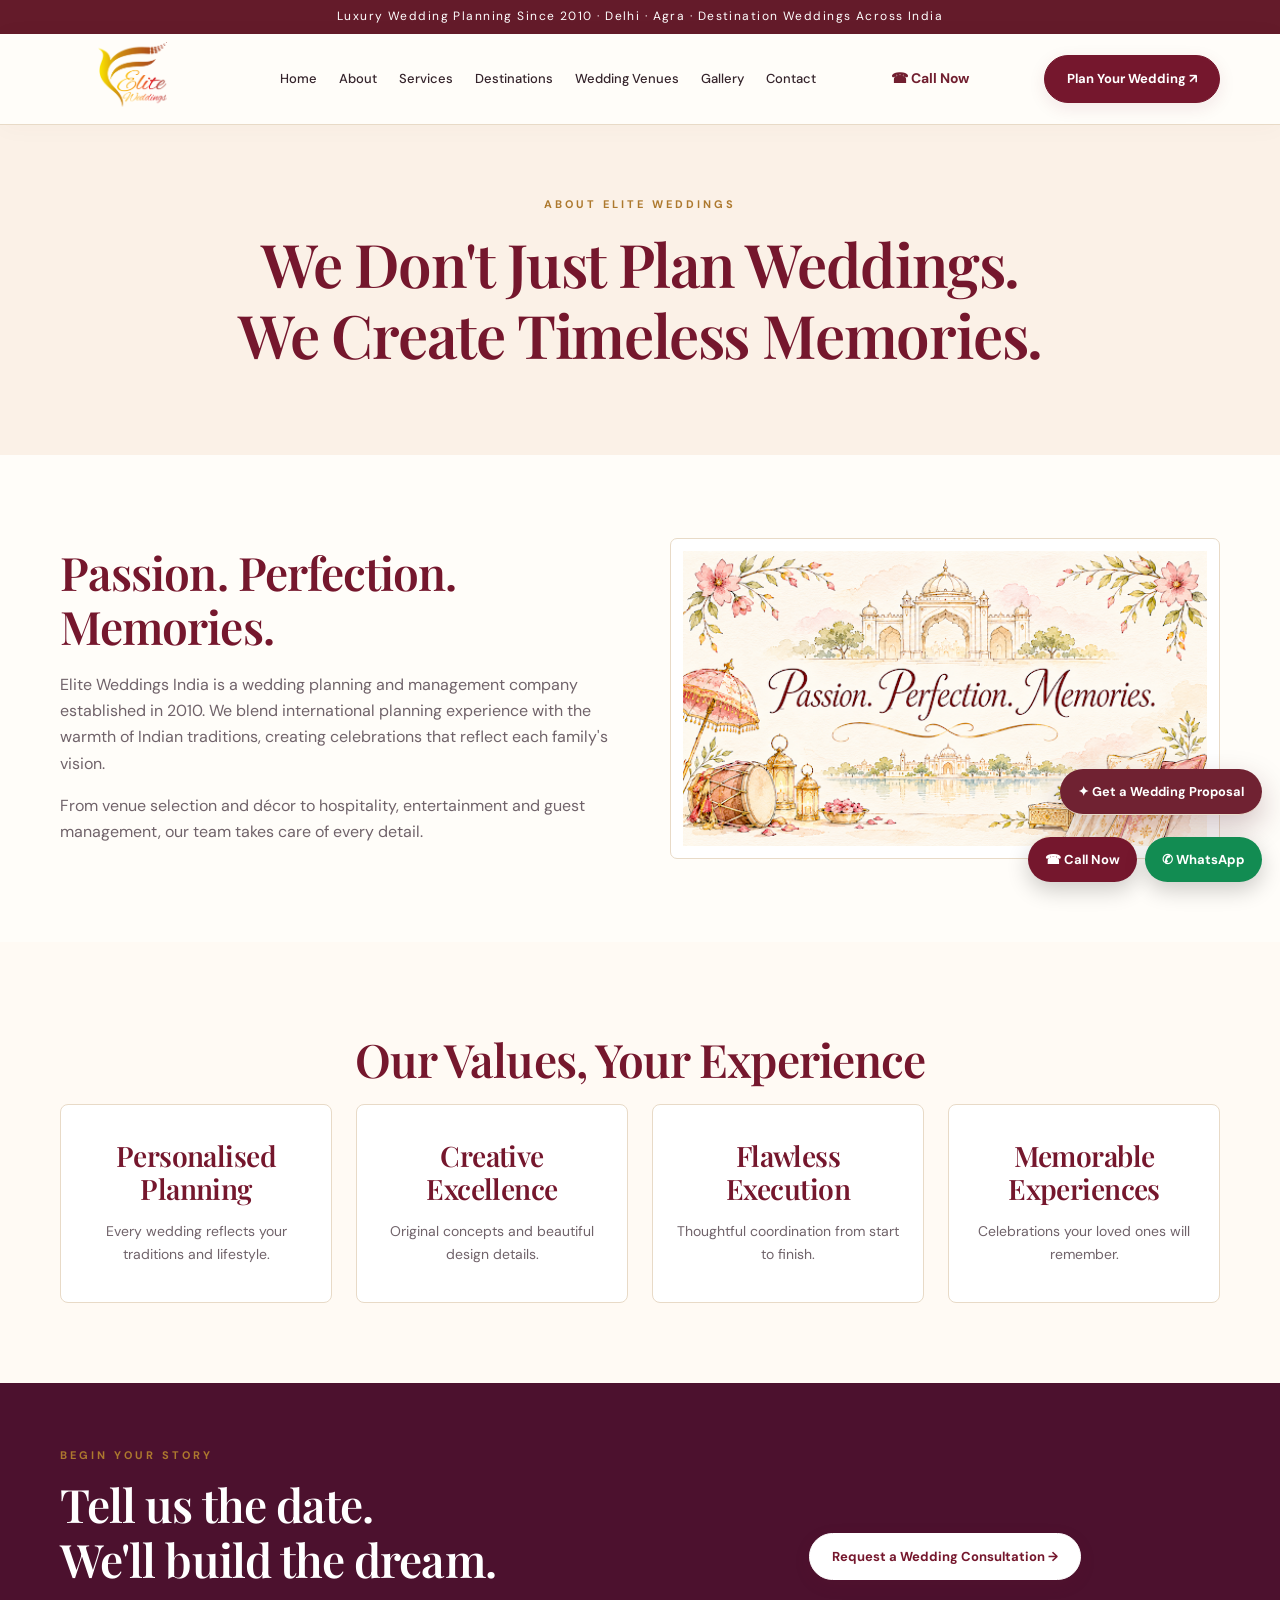
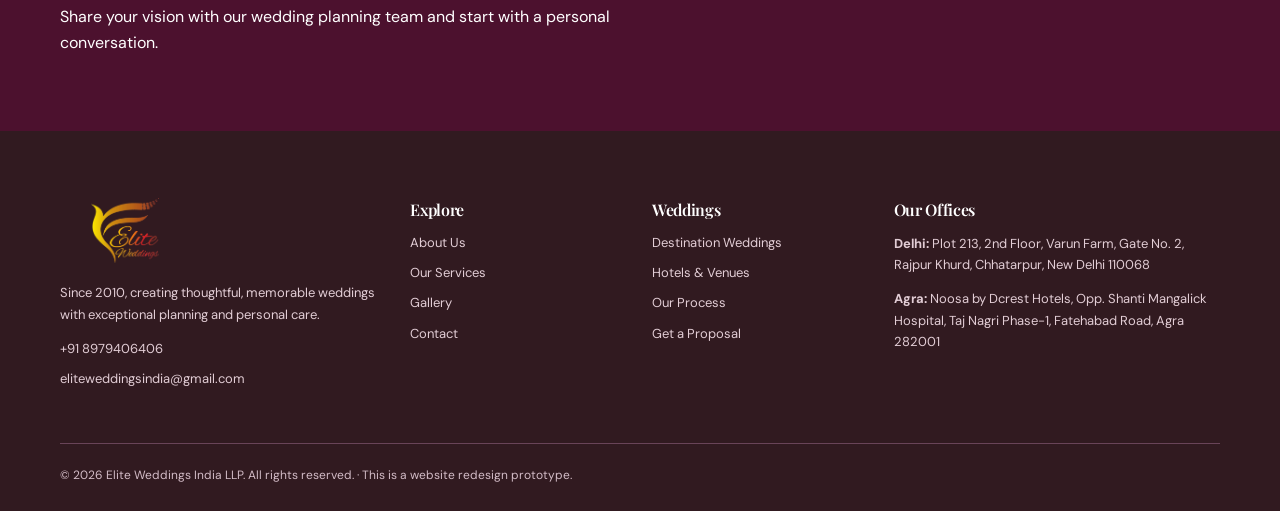
<file: about.html>
<!DOCTYPE html>

<html lang="en"><head><meta charset="utf-8"/><meta content="width=device-width,initial-scale=1" name="viewport"/><title>About Us | Elite Weddings India</title><meta content="Luxury wedding planning and destination weddings in India." name="description"/><link href="style.css?v=1793882589" rel="stylesheet"/><link href="assets/logo.png" rel="icon"/><meta content="#fffaf4" name="theme-color"/></head><body><div class="topbar">Luxury Wedding Planning Since 2010  ·  Delhi  ·  Agra  ·  Destination Weddings Across India</div><header class="nav"><div class="wrap navin"><a class="brand" href="index.html"><img alt="Elite Weddings India logo" src="assets/logo.png"/></a><nav class="links"><a href="index.html">Home</a><a href="about.html">About</a><a href="services.html">Services</a><a href="destinations.html">Destinations</a><a href="venues.html">Wedding Venues</a><a href="gallery.html">Gallery</a><a href="contact.html">Contact</a></nav><a class="navcall" href="tel:+918979406406">☎ Call Now</a><a class="btn" href="contact.html">Plan Your Wedding ↗</a><button aria-label="Open menu" class="menu">☰</button></div></header><div class="pagehead"><span class="eyebrow">About Elite Weddings</span><h1>We Don't Just Plan Weddings.<br/>We Create Timeless Memories.</h1></div><section class="section"><div class="wrap split"><div><h2>Passion. Perfection. Memories.</h2><p>Elite Weddings India is a wedding planning and management company established in 2010. We blend international planning experience with the warmth of Indian traditions, creating celebrations that reflect each family's vision.</p><p>From venue selection and décor to hospitality, entertainment and guest management, our team takes care of every detail.</p></div><div class="illustration"><img alt="Elite Weddings planning and management infographic" src="assets/about.png"/></div></div></section><section class="section soft"><div class="wrap center"><h2>Our Values, Your Experience</h2><div class="grid g4"><div class="card body"><div class="body"><h3>Personalised Planning</h3><p>Every wedding reflects your traditions and lifestyle.</p></div></div><div class="card"><div class="body"><h3>Creative Excellence</h3><p>Original concepts and beautiful design details.</p></div></div><div class="card"><div class="body"><h3>Flawless Execution</h3><p>Thoughtful coordination from start to finish.</p></div></div><div class="card"><div class="body"><h3>Memorable Experiences</h3><p>Celebrations your loved ones will remember.</p></div></div></div></div></section><section class="band"><div class="wrap split"><div><span class="eyebrow">Begin your story</span><h2>Tell us the date.<br/>We'll build the dream.</h2><p>Share your vision with our wedding planning team and start with a personal conversation.</p></div><div class="center"><a class="btn" href="contact.html">Request a Wedding Consultation →</a></div></div></section><footer class="foot"><div class="wrap"><div class="grid"><div><a class="brand" href="index.html"><img alt="Elite Weddings" src="assets/logo.png"/></a><p>Since 2010, creating thoughtful, memorable weddings with exceptional planning and personal care.</p><p><a href="tel:+918979406406">+91 8979406406</a><a href="mailto:eliteweddingsindia@gmail.com">eliteweddingsindia@gmail.com</a></p></div><div><h3>Explore</h3><a href="about.html">About Us</a><a href="services.html">Our Services</a><a href="gallery.html">Gallery</a><a href="contact.html">Contact</a></div><div><h3>Weddings</h3><a href="destinations.html">Destination Weddings</a><a href="venues.html">Hotels &amp; Venues</a><a href="services.html#process">Our Process</a><a href="contact.html">Get a Proposal</a></div><div><h3>Our Offices</h3><p><b>Delhi:</b> Plot 213, 2nd Floor, Varun Farm, Gate No. 2, Rajpur Khurd, Chhatarpur, New Delhi 110068</p><p><b>Agra:</b> Noosa by Dcrest Hotels, Opp. Shanti Mangalick Hospital, Taj Nagri Phase-1, Fatehabad Road, Agra 282001</p></div></div><div class="copyright">© 2026 Elite Weddings India LLP. All rights reserved. · This is a website redesign prototype.</div></div></footer><div class="stickycta"><a class="call" href="tel:+918979406406">☎ Call Now</a><a href="https://wa.me/918979406406?text=Hello%20Elite%20Weddings%2C%20I%20would%20like%20to%20plan%20a%20wedding." rel="noopener" target="_blank">✆ WhatsApp</a></div><script src="script.js?v=1793882589"></script><a class="quick-enquiry" href="contact.html#enquiry">✦ Get a Wedding Proposal</a></body></html>
</file>
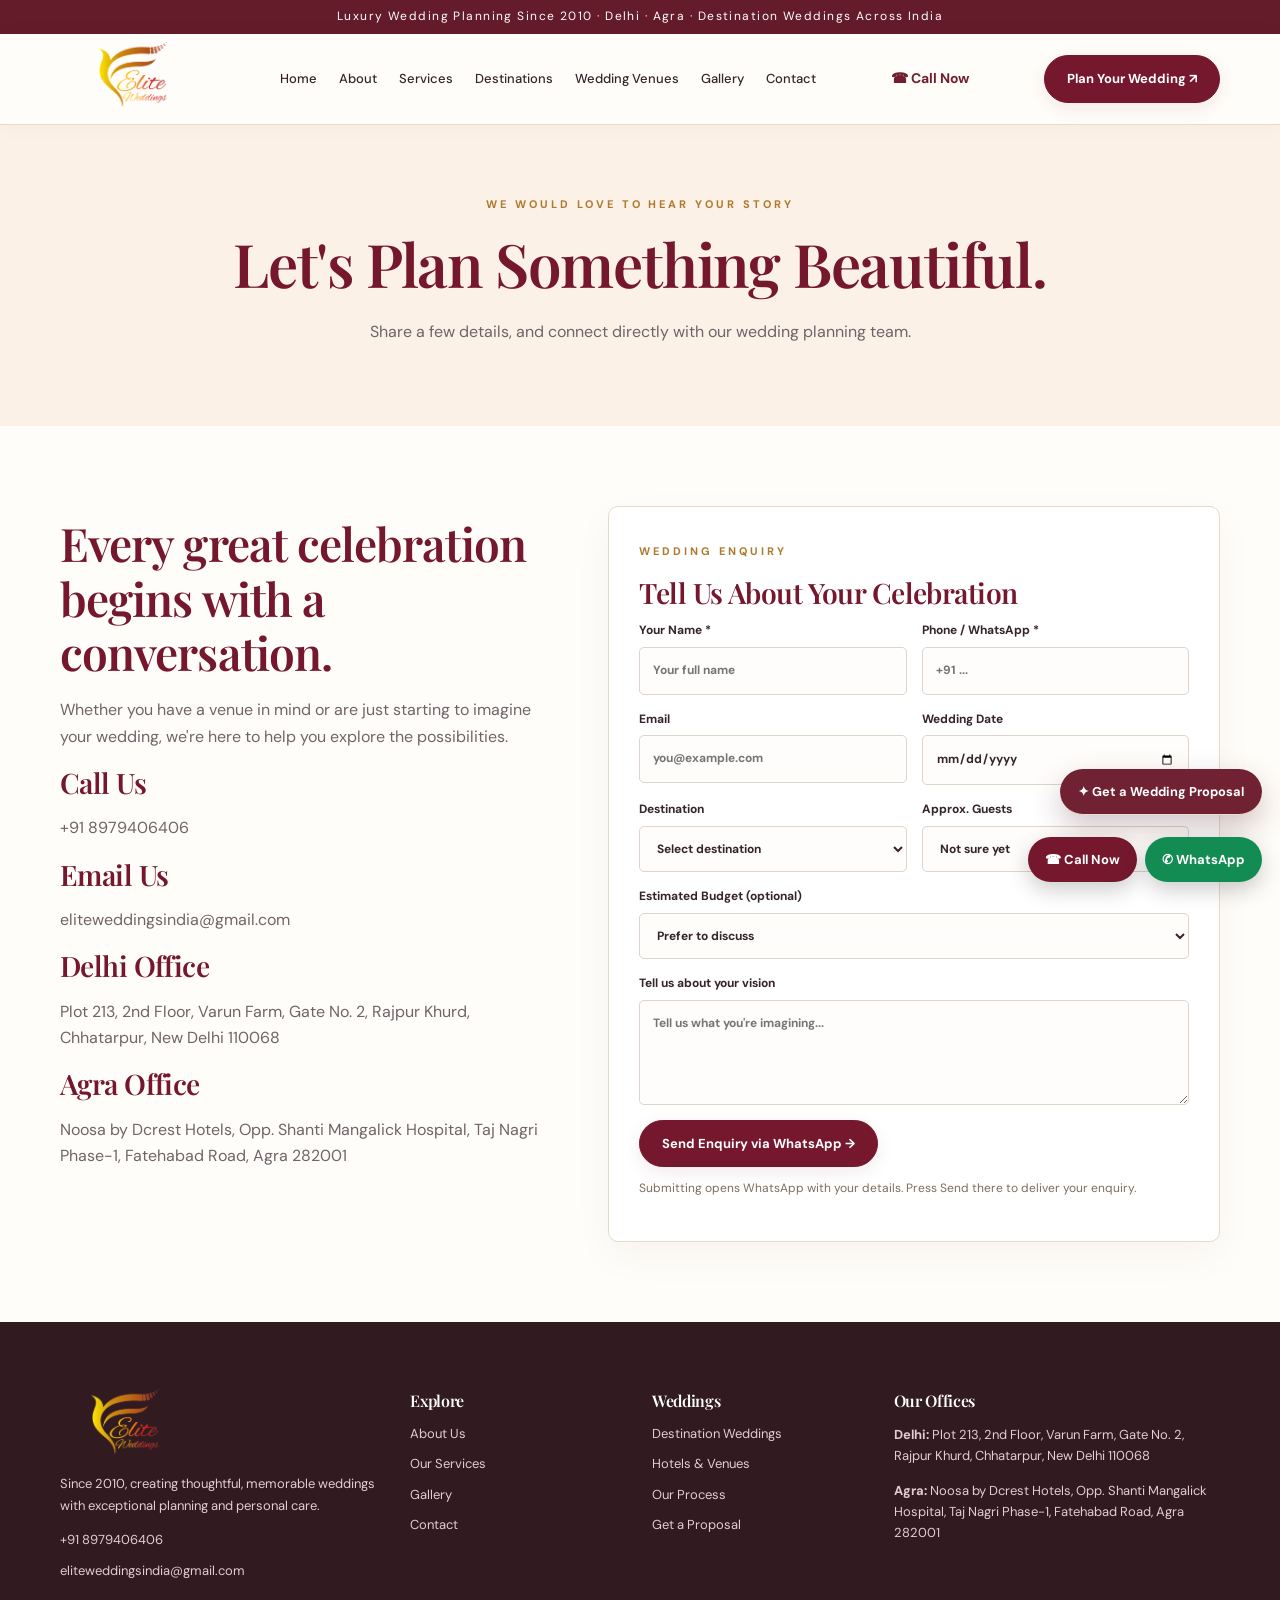
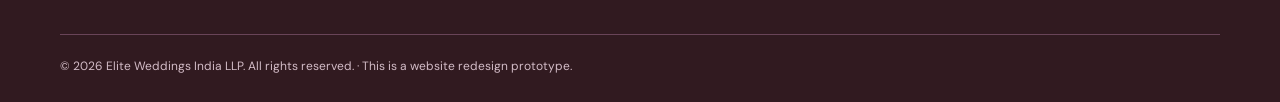
<file: contact.html>
<!DOCTYPE html>

<html lang="en"><head><meta charset="utf-8"/><meta content="width=device-width,initial-scale=1" name="viewport"/><title>Plan Your Wedding — Contact Us | Elite Weddings India</title><meta content="Luxury wedding planning and destination weddings in India." name="description"/><link href="style.css?v=1793882589" rel="stylesheet"/><link href="assets/logo.png" rel="icon"/><meta content="#fffaf4" name="theme-color"/></head><body><div class="topbar">Luxury Wedding Planning Since 2010  ·  Delhi  ·  Agra  ·  Destination Weddings Across India</div><header class="nav"><div class="wrap navin"><a class="brand" href="index.html"><img alt="Elite Weddings India logo" src="assets/logo.png"/></a><nav class="links"><a href="index.html">Home</a><a href="about.html">About</a><a href="services.html">Services</a><a href="destinations.html">Destinations</a><a href="venues.html">Wedding Venues</a><a href="gallery.html">Gallery</a><a href="contact.html">Contact</a></nav><a class="navcall" href="tel:+918979406406">☎ Call Now</a><a class="btn" href="contact.html">Plan Your Wedding ↗</a><button aria-label="Open menu" class="menu">☰</button></div></header><div class="pagehead"><span class="eyebrow">We would love to hear your story</span><h1>Let's Plan Something Beautiful.</h1><p>Share a few details, and connect directly with our wedding planning team.</p></div><section class="section"><div class="wrap contactgrid"><div><h2>Every great celebration begins with a conversation.</h2><p>Whether you have a venue in mind or are just starting to imagine your wedding, we're here to help you explore the possibilities.</p><h3>Call Us</h3><p><a href="tel:+918979406406">+91 8979406406</a></p><h3>Email Us</h3><p><a href="mailto:eliteweddingsindia@gmail.com">eliteweddingsindia@gmail.com</a></p><h3>Delhi Office</h3><p>Plot 213, 2nd Floor, Varun Farm, Gate No. 2, Rajpur Khurd, Chhatarpur, New Delhi 110068</p><h3>Agra Office</h3><p>Noosa by Dcrest Hotels, Opp. Shanti Mangalick Hospital, Taj Nagri Phase-1, Fatehabad Road, Agra 282001</p></div><form class="lead formbox"><span class="eyebrow">Wedding enquiry</span><h3>Tell Us About Your Celebration</h3><div class="fields"><label class="field">Your Name *<input name="Name" placeholder="Your full name" required=""/></label><label class="field">Phone / WhatsApp *<input name="Phone" placeholder="+91 ..." required="" type="tel"/></label><label class="field">Email<input name="Email" placeholder="you@example.com" type="email"/></label><label class="field">Wedding Date<input name="Wedding Date" type="date"/></label><label class="field">Destination<select name="Destination"><option value="Not decided">Select destination</option><option>Delhi NCR</option><option>Jaipur</option><option>Udaipur</option><option>Agra</option><option>Goa</option><option>Jim Corbett</option><option>Ranthambore</option><option>Dehradun &amp; Rishikesh</option><option>Mussoorie</option><option>Kerala</option><option>Other Destinations</option></select></label><label class="field">Approx. Guests<select name="Guests"><option>Not sure yet</option><option>Under 100</option><option>100–250</option><option>250–500</option><option>500+</option></select></label><label class="field wide">Estimated Budget (optional)<select name="Budget"><option>Prefer to discuss</option><option>Under ₹25 lakh</option><option>₹25–50 lakh</option><option>₹50 lakh–₹1 crore</option><option>₹1 crore+</option></select></label><label class="field wide">Tell us about your vision<textarea name="Message" placeholder="Tell us what you're imagining..."></textarea></label><div class="wide"><button class="btn" type="submit">Send Enquiry via WhatsApp →</button><p class="notice" id="formNotice">Submitting opens WhatsApp with your details. Press Send there to deliver your enquiry.</p></div></div></form></div></section><footer class="foot"><div class="wrap"><div class="grid"><div><a class="brand" href="index.html"><img alt="Elite Weddings" src="assets/logo.png"/></a><p>Since 2010, creating thoughtful, memorable weddings with exceptional planning and personal care.</p><p><a href="tel:+918979406406">+91 8979406406</a><a href="mailto:eliteweddingsindia@gmail.com">eliteweddingsindia@gmail.com</a></p></div><div><h3>Explore</h3><a href="about.html">About Us</a><a href="services.html">Our Services</a><a href="gallery.html">Gallery</a><a href="contact.html">Contact</a></div><div><h3>Weddings</h3><a href="destinations.html">Destination Weddings</a><a href="venues.html">Hotels &amp; Venues</a><a href="services.html#process">Our Process</a><a href="contact.html">Get a Proposal</a></div><div><h3>Our Offices</h3><p><b>Delhi:</b> Plot 213, 2nd Floor, Varun Farm, Gate No. 2, Rajpur Khurd, Chhatarpur, New Delhi 110068</p><p><b>Agra:</b> Noosa by Dcrest Hotels, Opp. Shanti Mangalick Hospital, Taj Nagri Phase-1, Fatehabad Road, Agra 282001</p></div></div><div class="copyright">© 2026 Elite Weddings India LLP. All rights reserved. · This is a website redesign prototype.</div></div></footer><div class="stickycta"><a class="call" href="tel:+918979406406">☎ Call Now</a><a href="https://wa.me/918979406406?text=Hello%20Elite%20Weddings%2C%20I%20would%20like%20to%20plan%20a%20wedding." rel="noopener" target="_blank">✆ WhatsApp</a></div><script src="script.js?v=1793882589"></script><a class="quick-enquiry" href="contact.html#enquiry">✦ Get a Wedding Proposal</a></body></html>
</file>
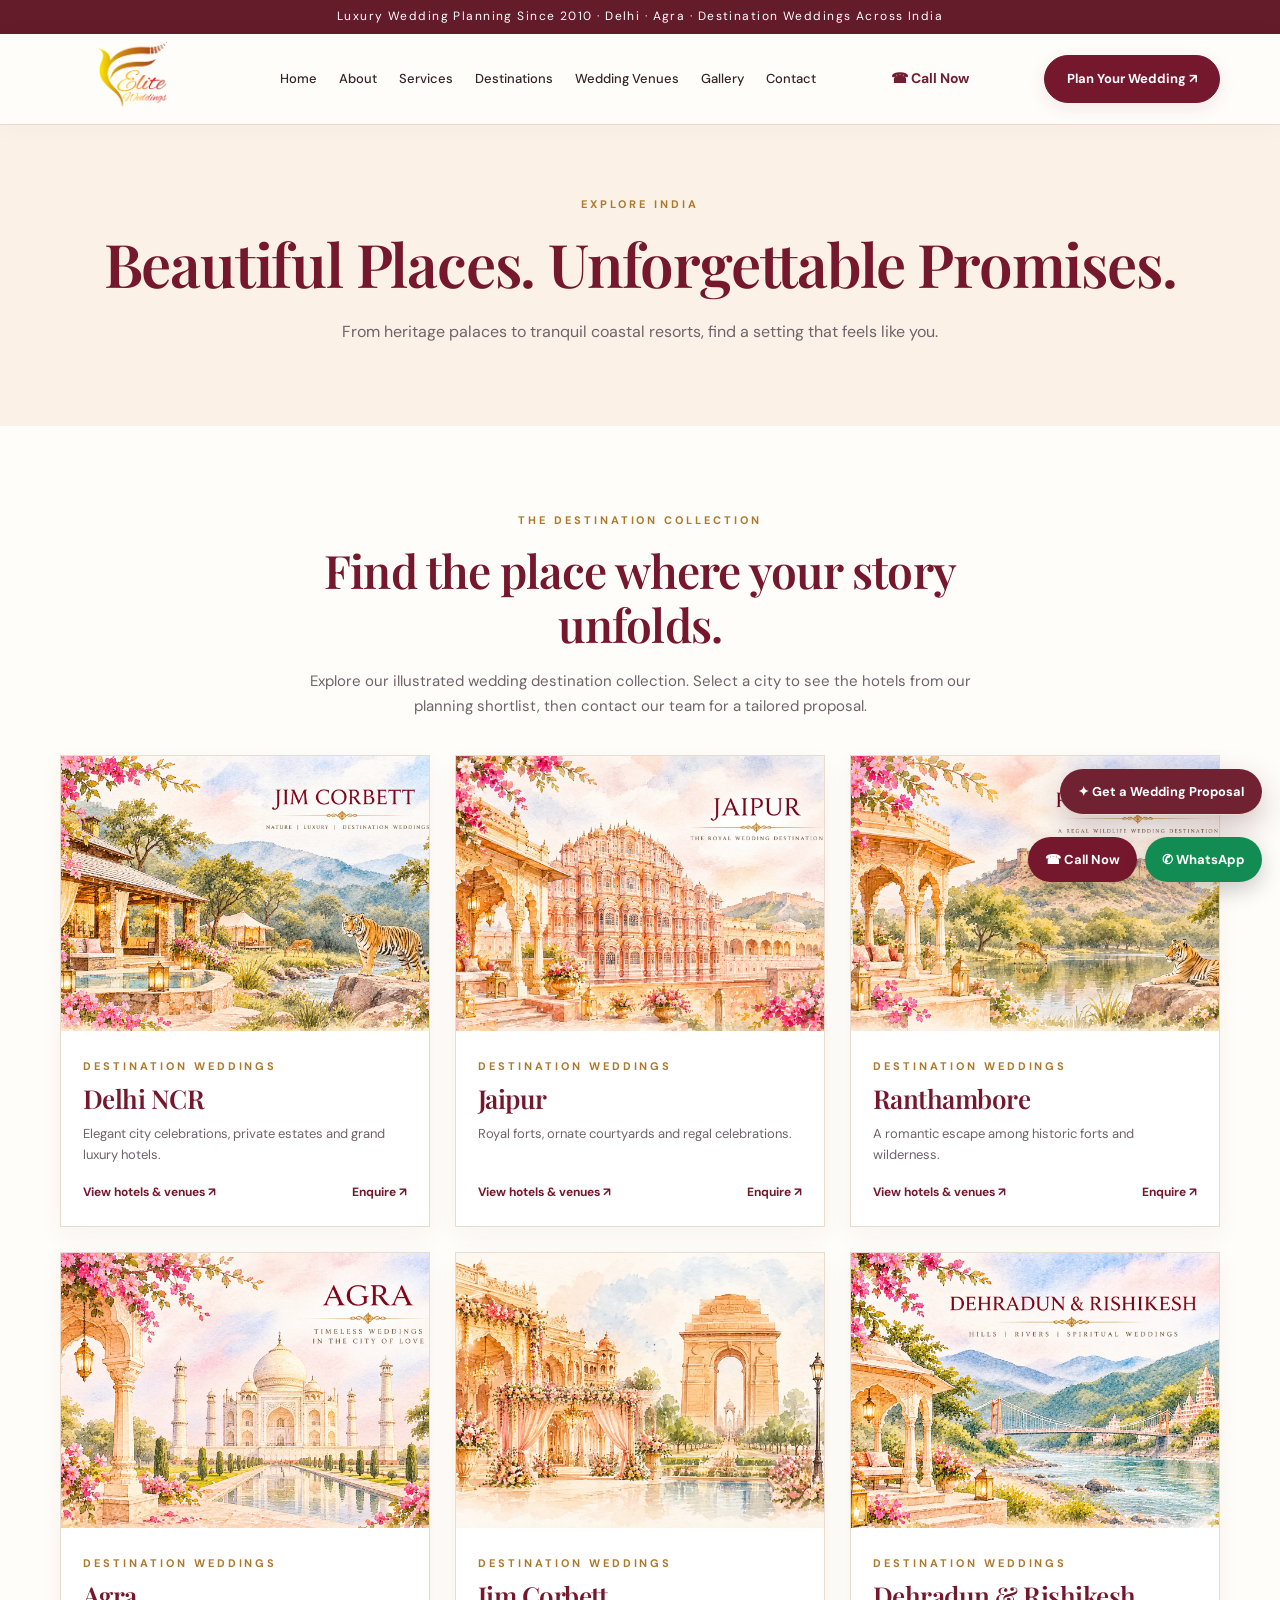
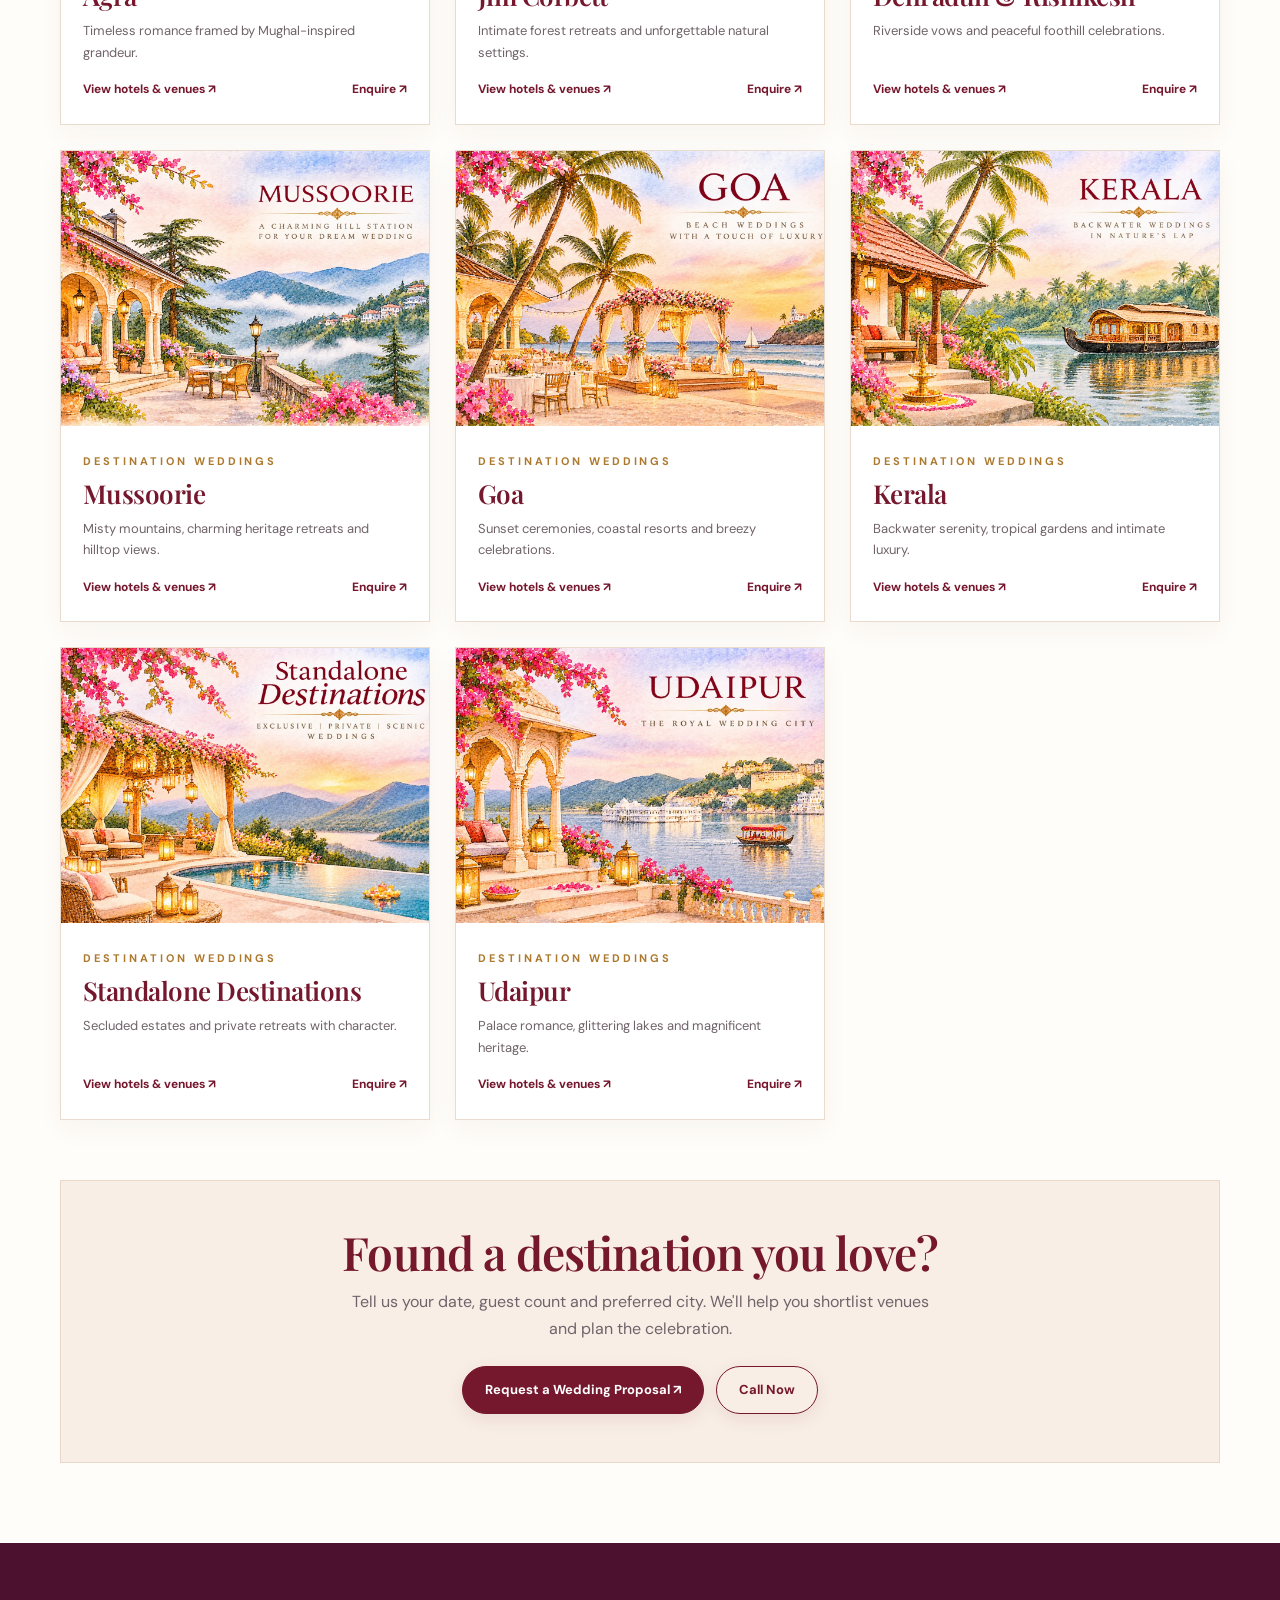
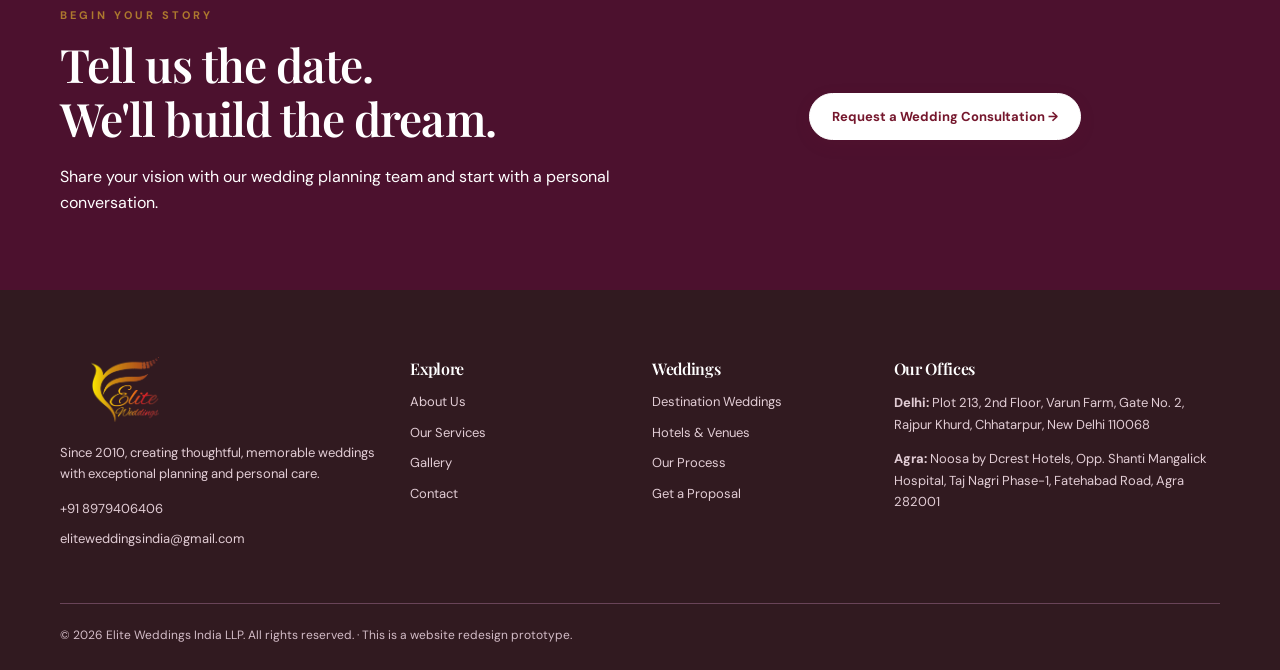
<file: destinations.html>
<!DOCTYPE html>

<html lang="en"><head><meta charset="utf-8"/><meta content="width=device-width,initial-scale=1" name="viewport"/><title>Destination Weddings in India | Elite Weddings India</title><meta content="Luxury wedding planning and destination weddings in India." name="description"/><link href="style.css?v=1793882589" rel="stylesheet"/><link href="assets/logo.png" rel="icon"/><meta content="#fffaf4" name="theme-color"/></head><body><div class="topbar">Luxury Wedding Planning Since 2010  ·  Delhi  ·  Agra  ·  Destination Weddings Across India</div><header class="nav"><div class="wrap navin"><a class="brand" href="index.html"><img alt="Elite Weddings India logo" src="assets/logo.png"/></a><nav class="links"><a href="index.html">Home</a><a href="about.html">About</a><a href="services.html">Services</a><a href="destinations.html">Destinations</a><a href="venues.html">Wedding Venues</a><a href="gallery.html">Gallery</a><a href="contact.html">Contact</a></nav><a class="navcall" href="tel:+918979406406">☎ Call Now</a><a class="btn" href="contact.html">Plan Your Wedding ↗</a><button aria-label="Open menu" class="menu">☰</button></div></header><div class="pagehead"><span class="eyebrow">Explore India</span><h1>Beautiful Places. Unforgettable Promises.</h1><p>From heritage palaces to tranquil coastal resorts, find a setting that feels like you.</p></div><section class="section destination-gallery"><div class="wrap"><div class="section-intro"><span class="eyebrow">THE DESTINATION COLLECTION</span><h2>Find the place where your story unfolds.</h2><p>Explore our illustrated wedding destination collection. Select a city to see the hotels from our planning shortlist, then contact our team for a tailored proposal.</p></div><div class="destination-grid"><article class="destination-card reveal"><a href="venues.html?city=Delhi%20NCR" aria-label="Explore Delhi NCR wedding venues"><img loading="lazy" src="assets/city-delhi-ncr.webp" alt="Hand-painted watercolor illustration of Delhi NCR destination wedding" /></a><div class="destination-body"><span class="eyebrow">DESTINATION WEDDINGS</span><h3>Delhi NCR</h3><p>Elegant city celebrations, private estates and grand luxury hotels.</p><div class="destination-actions"><a class="textlink" href="venues.html?city=Delhi%20NCR">View hotels & venues ↗</a><a class="textlink" href="contact.html?destination=Delhi%20NCR">Enquire ↗</a></div></div></article><article class="destination-card reveal"><a href="venues.html?city=Jaipur" aria-label="Explore Jaipur wedding venues"><img loading="lazy" src="assets/city-jaipur.webp" alt="Hand-painted watercolor illustration of Jaipur destination wedding" /></a><div class="destination-body"><span class="eyebrow">DESTINATION WEDDINGS</span><h3>Jaipur</h3><p>Royal forts, ornate courtyards and regal celebrations.</p><div class="destination-actions"><a class="textlink" href="venues.html?city=Jaipur">View hotels & venues ↗</a><a class="textlink" href="contact.html?destination=Jaipur">Enquire ↗</a></div></div></article><article class="destination-card reveal"><a href="venues.html?city=Ranthambore" aria-label="Explore Ranthambore wedding venues"><img loading="lazy" src="assets/city-ranthambore.webp" alt="Hand-painted watercolor illustration of Ranthambore destination wedding" /></a><div class="destination-body"><span class="eyebrow">DESTINATION WEDDINGS</span><h3>Ranthambore</h3><p>A romantic escape among historic forts and wilderness.</p><div class="destination-actions"><a class="textlink" href="venues.html?city=Ranthambore">View hotels & venues ↗</a><a class="textlink" href="contact.html?destination=Ranthambore">Enquire ↗</a></div></div></article><article class="destination-card reveal"><a href="venues.html?city=Agra" aria-label="Explore Agra wedding venues"><img loading="lazy" src="assets/city-agra.webp" alt="Hand-painted watercolor illustration of Agra destination wedding" /></a><div class="destination-body"><span class="eyebrow">DESTINATION WEDDINGS</span><h3>Agra</h3><p>Timeless romance framed by Mughal-inspired grandeur.</p><div class="destination-actions"><a class="textlink" href="venues.html?city=Agra">View hotels & venues ↗</a><a class="textlink" href="contact.html?destination=Agra">Enquire ↗</a></div></div></article><article class="destination-card reveal"><a href="venues.html?city=Jim%20Corbett" aria-label="Explore Jim Corbett wedding venues"><img loading="lazy" src="assets/city-jim-corbett.webp" alt="Hand-painted watercolor illustration of Jim Corbett destination wedding" /></a><div class="destination-body"><span class="eyebrow">DESTINATION WEDDINGS</span><h3>Jim Corbett</h3><p>Intimate forest retreats and unforgettable natural settings.</p><div class="destination-actions"><a class="textlink" href="venues.html?city=Jim%20Corbett">View hotels & venues ↗</a><a class="textlink" href="contact.html?destination=Jim%20Corbett">Enquire ↗</a></div></div></article><article class="destination-card reveal"><a href="venues.html?city=Dehradun%20%26%20Rishikesh" aria-label="Explore Dehradun & Rishikesh wedding venues"><img loading="lazy" src="assets/city-dehradun-rishikesh.webp" alt="Hand-painted watercolor illustration of Dehradun & Rishikesh destination wedding" /></a><div class="destination-body"><span class="eyebrow">DESTINATION WEDDINGS</span><h3>Dehradun & Rishikesh</h3><p>Riverside vows and peaceful foothill celebrations.</p><div class="destination-actions"><a class="textlink" href="venues.html?city=Dehradun%20%26%20Rishikesh">View hotels & venues ↗</a><a class="textlink" href="contact.html?destination=Dehradun%20%26%20Rishikesh">Enquire ↗</a></div></div></article><article class="destination-card reveal"><a href="venues.html?city=Mussoorie" aria-label="Explore Mussoorie wedding venues"><img loading="lazy" src="assets/city-mussoorie.webp" alt="Hand-painted watercolor illustration of Mussoorie destination wedding" /></a><div class="destination-body"><span class="eyebrow">DESTINATION WEDDINGS</span><h3>Mussoorie</h3><p>Misty mountains, charming heritage retreats and hilltop views.</p><div class="destination-actions"><a class="textlink" href="venues.html?city=Mussoorie">View hotels & venues ↗</a><a class="textlink" href="contact.html?destination=Mussoorie">Enquire ↗</a></div></div></article><article class="destination-card reveal"><a href="venues.html?city=Goa" aria-label="Explore Goa wedding venues"><img loading="lazy" src="assets/city-goa.webp" alt="Hand-painted watercolor illustration of Goa destination wedding" /></a><div class="destination-body"><span class="eyebrow">DESTINATION WEDDINGS</span><h3>Goa</h3><p>Sunset ceremonies, coastal resorts and breezy celebrations.</p><div class="destination-actions"><a class="textlink" href="venues.html?city=Goa">View hotels & venues ↗</a><a class="textlink" href="contact.html?destination=Goa">Enquire ↗</a></div></div></article><article class="destination-card reveal"><a href="venues.html?city=Kerala" aria-label="Explore Kerala wedding venues"><img loading="lazy" src="assets/city-kerala.webp" alt="Hand-painted watercolor illustration of Kerala destination wedding" /></a><div class="destination-body"><span class="eyebrow">DESTINATION WEDDINGS</span><h3>Kerala</h3><p>Backwater serenity, tropical gardens and intimate luxury.</p><div class="destination-actions"><a class="textlink" href="venues.html?city=Kerala">View hotels & venues ↗</a><a class="textlink" href="contact.html?destination=Kerala">Enquire ↗</a></div></div></article><article class="destination-card reveal"><a href="venues.html?city=Other%20Destinations" aria-label="Explore Standalone Destinations wedding venues"><img loading="lazy" src="assets/city-standalone-destinations.webp" alt="Hand-painted watercolor illustration of Standalone Destinations destination wedding" /></a><div class="destination-body"><span class="eyebrow">DESTINATION WEDDINGS</span><h3>Standalone Destinations</h3><p>Secluded estates and private retreats with character.</p><div class="destination-actions"><a class="textlink" href="venues.html?city=Other%20Destinations">View hotels & venues ↗</a><a class="textlink" href="contact.html?destination=Standalone%20Destinations">Enquire ↗</a></div></div></article><article class="destination-card reveal"><a href="venues.html?city=Udaipur" aria-label="Explore Udaipur wedding venues"><img loading="lazy" src="assets/city-udaipur.webp" alt="Hand-painted watercolor illustration of Udaipur destination wedding" /></a><div class="destination-body"><span class="eyebrow">DESTINATION WEDDINGS</span><h3>Udaipur</h3><p>Palace romance, glittering lakes and magnificent heritage.</p><div class="destination-actions"><a class="textlink" href="venues.html?city=Udaipur">View hotels & venues ↗</a><a class="textlink" href="contact.html?destination=Udaipur">Enquire ↗</a></div></div></article></div><div class="venue-cta"><h2>Found a destination you love?</h2><p>Tell us your date, guest count and preferred city. We'll help you shortlist venues and plan the celebration.</p><a class="btn" href="contact.html#enquiry">Request a Wedding Proposal ↗</a> <a class="btn light" href="tel:+918979406406">Call Now</a></div></div></section><section class="band"><div class="wrap split"><div><span class="eyebrow">Begin your story</span><h2>Tell us the date.<br/>We'll build the dream.</h2><p>Share your vision with our wedding planning team and start with a personal conversation.</p></div><div class="center"><a class="btn" href="contact.html">Request a Wedding Consultation →</a></div></div></section><footer class="foot"><div class="wrap"><div class="grid"><div><a class="brand" href="index.html"><img alt="Elite Weddings" src="assets/logo.png"/></a><p>Since 2010, creating thoughtful, memorable weddings with exceptional planning and personal care.</p><p><a href="tel:+918979406406">+91 8979406406</a><a href="mailto:eliteweddingsindia@gmail.com">eliteweddingsindia@gmail.com</a></p></div><div><h3>Explore</h3><a href="about.html">About Us</a><a href="services.html">Our Services</a><a href="gallery.html">Gallery</a><a href="contact.html">Contact</a></div><div><h3>Weddings</h3><a href="destinations.html">Destination Weddings</a><a href="venues.html">Hotels &amp; Venues</a><a href="services.html#process">Our Process</a><a href="contact.html">Get a Proposal</a></div><div><h3>Our Offices</h3><p><b>Delhi:</b> Plot 213, 2nd Floor, Varun Farm, Gate No. 2, Rajpur Khurd, Chhatarpur, New Delhi 110068</p><p><b>Agra:</b> Noosa by Dcrest Hotels, Opp. Shanti Mangalick Hospital, Taj Nagri Phase-1, Fatehabad Road, Agra 282001</p></div></div><div class="copyright">© 2026 Elite Weddings India LLP. All rights reserved. · This is a website redesign prototype.</div></div></footer><div class="stickycta"><a class="call" href="tel:+918979406406">☎ Call Now</a><a href="https://wa.me/918979406406?text=Hello%20Elite%20Weddings%2C%20I%20would%20like%20to%20plan%20a%20wedding." rel="noopener" target="_blank">✆ WhatsApp</a></div><script src="script.js?v=1793882589"></script><a class="quick-enquiry" href="contact.html#enquiry">✦ Get a Wedding Proposal</a></body></html>
</file>
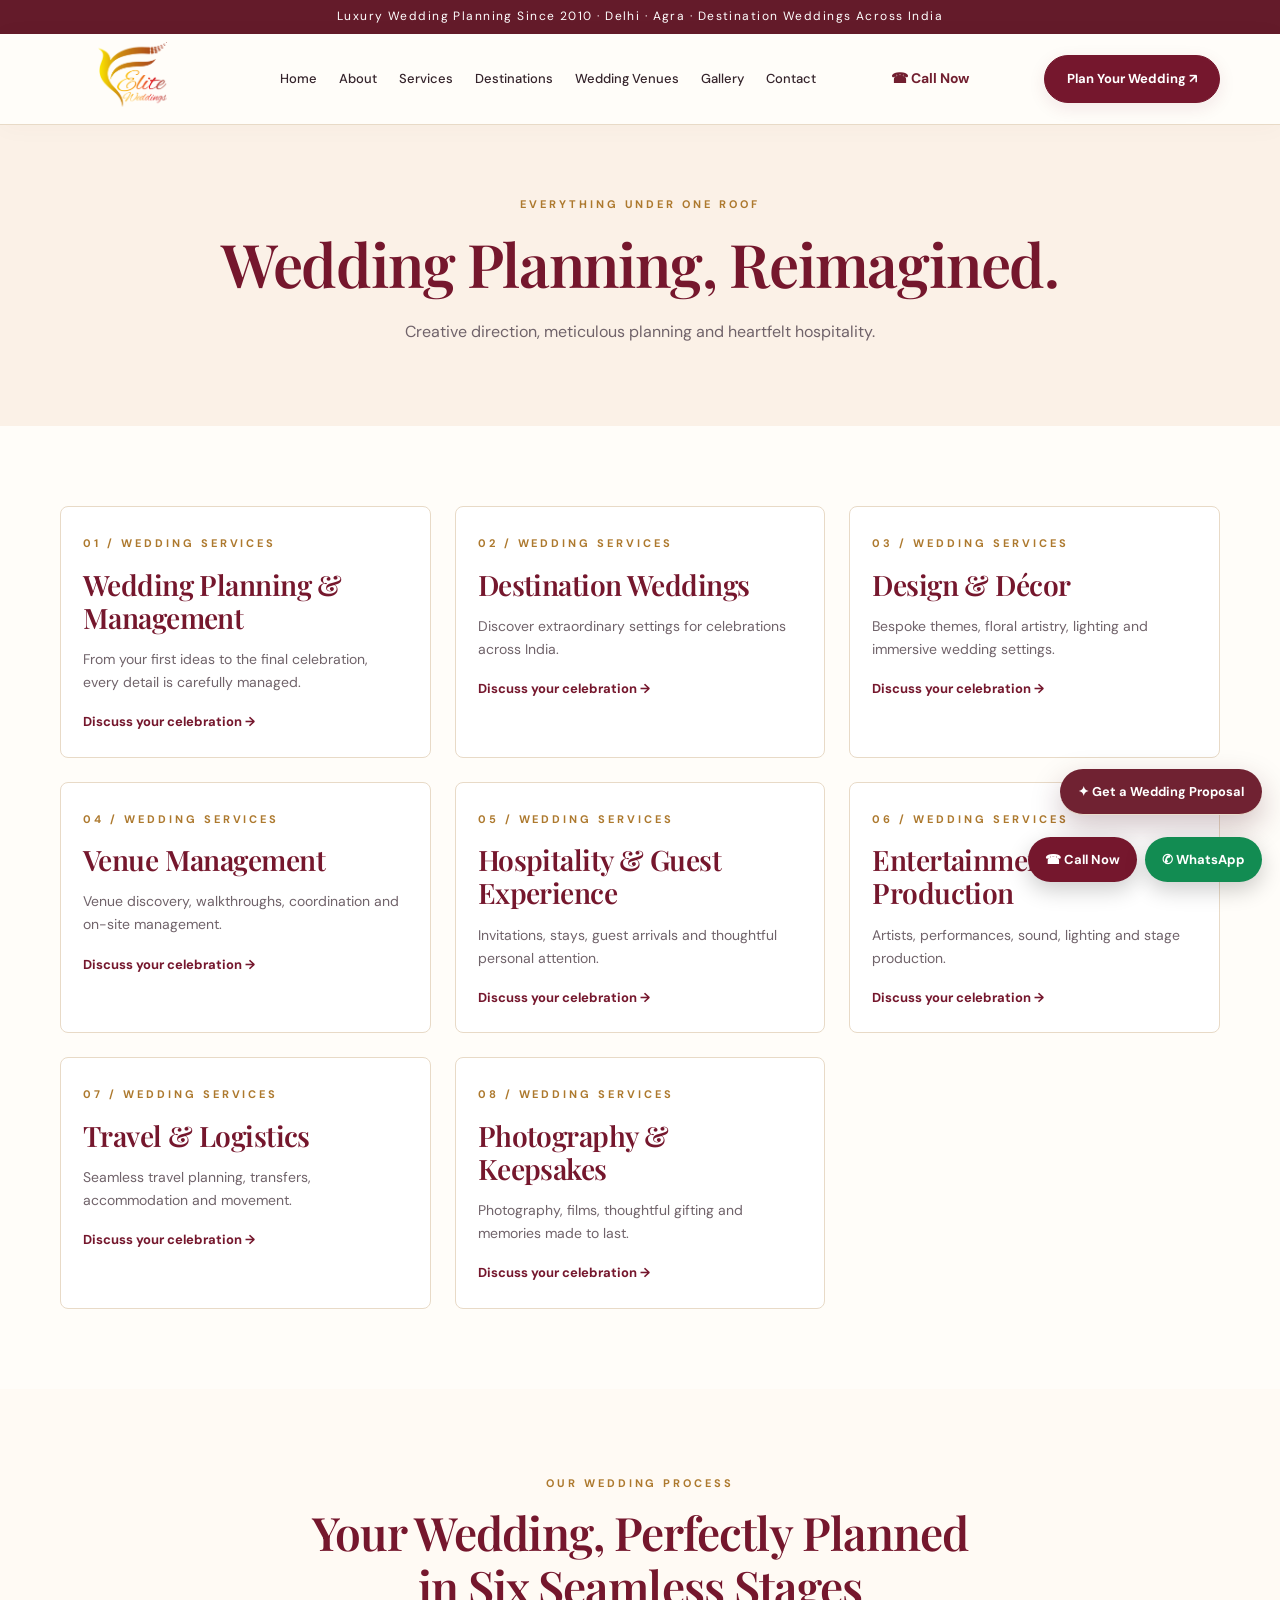
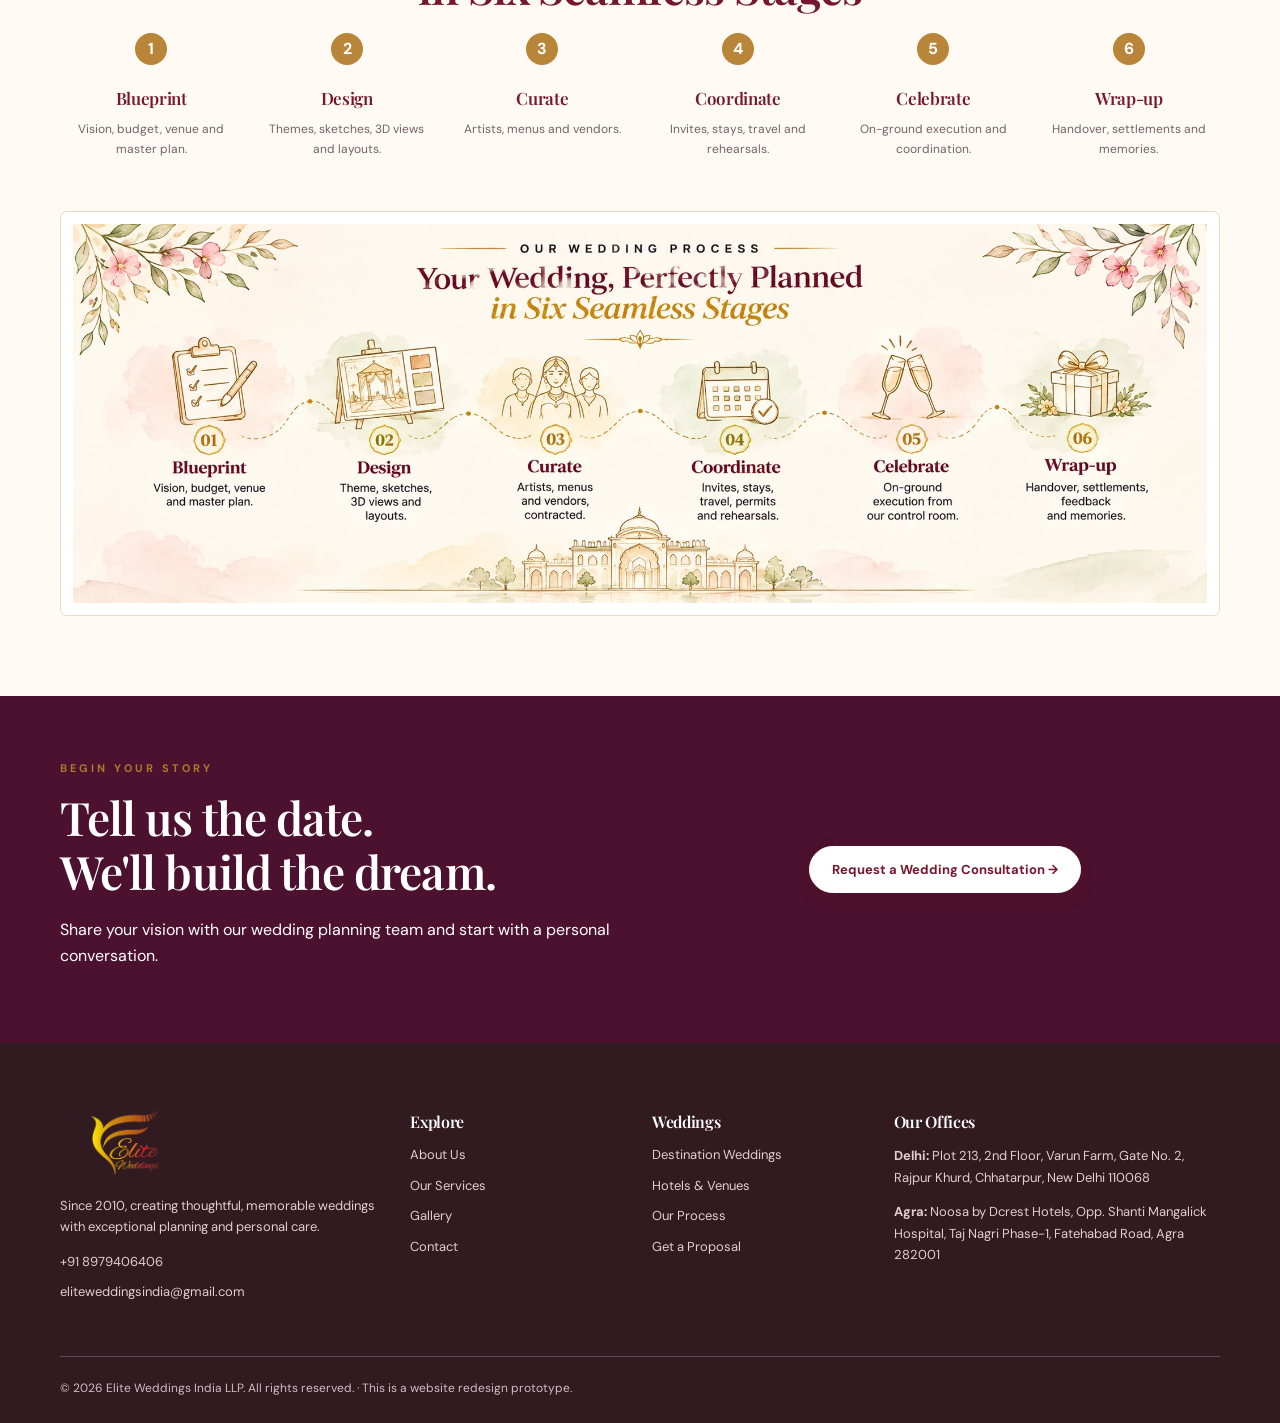
<file: services.html>
<!DOCTYPE html>

<html lang="en"><head><meta charset="utf-8"/><meta content="width=device-width,initial-scale=1" name="viewport"/><title>Wedding Planning Services | Elite Weddings India</title><meta content="Luxury wedding planning and destination weddings in India." name="description"/><link href="style.css?v=1793882589" rel="stylesheet"/><link href="assets/logo.png" rel="icon"/><meta content="#fffaf4" name="theme-color"/></head><body><div class="topbar">Luxury Wedding Planning Since 2010  ·  Delhi  ·  Agra  ·  Destination Weddings Across India</div><header class="nav"><div class="wrap navin"><a class="brand" href="index.html"><img alt="Elite Weddings India logo" src="assets/logo.png"/></a><nav class="links"><a href="index.html">Home</a><a href="about.html">About</a><a href="services.html">Services</a><a href="destinations.html">Destinations</a><a href="venues.html">Wedding Venues</a><a href="gallery.html">Gallery</a><a href="contact.html">Contact</a></nav><a class="navcall" href="tel:+918979406406">☎ Call Now</a><a class="btn" href="contact.html">Plan Your Wedding ↗</a><button aria-label="Open menu" class="menu">☰</button></div></header><div class="pagehead"><span class="eyebrow">Everything under one roof</span><h1>Wedding Planning, Reimagined.</h1><p>Creative direction, meticulous planning and heartfelt hospitality.</p></div><section class="section"><div class="wrap"><div class="grid g3"><article class="card reveal"><div class="body"><span class="eyebrow">01 / Wedding services</span><h3>Wedding Planning &amp; Management</h3><p>From your first ideas to the final celebration, every detail is carefully managed.</p><a class="textlink" href="contact.html">Discuss your celebration →</a></div></article><article class="card reveal"><div class="body"><span class="eyebrow">02 / Wedding services</span><h3>Destination Weddings</h3><p>Discover extraordinary settings for celebrations across India.</p><a class="textlink" href="contact.html">Discuss your celebration →</a></div></article><article class="card reveal"><div class="body"><span class="eyebrow">03 / Wedding services</span><h3>Design &amp; Décor</h3><p>Bespoke themes, floral artistry, lighting and immersive wedding settings.</p><a class="textlink" href="contact.html">Discuss your celebration →</a></div></article><article class="card reveal"><div class="body"><span class="eyebrow">04 / Wedding services</span><h3>Venue Management</h3><p>Venue discovery, walkthroughs, coordination and on-site management.</p><a class="textlink" href="contact.html">Discuss your celebration →</a></div></article><article class="card reveal"><div class="body"><span class="eyebrow">05 / Wedding services</span><h3>Hospitality &amp; Guest Experience</h3><p>Invitations, stays, guest arrivals and thoughtful personal attention.</p><a class="textlink" href="contact.html">Discuss your celebration →</a></div></article><article class="card reveal"><div class="body"><span class="eyebrow">06 / Wedding services</span><h3>Entertainment &amp; Production</h3><p>Artists, performances, sound, lighting and stage production.</p><a class="textlink" href="contact.html">Discuss your celebration →</a></div></article><article class="card reveal"><div class="body"><span class="eyebrow">07 / Wedding services</span><h3>Travel &amp; Logistics</h3><p>Seamless travel planning, transfers, accommodation and movement.</p><a class="textlink" href="contact.html">Discuss your celebration →</a></div></article><article class="card reveal"><div class="body"><span class="eyebrow">08 / Wedding services</span><h3>Photography &amp; Keepsakes</h3><p>Photography, films, thoughtful gifting and memories made to last.</p><a class="textlink" href="contact.html">Discuss your celebration →</a></div></article></div></div></section><section class="section soft" id="process"><div class="wrap center"><span class="eyebrow">Our wedding process</span><h2>Your Wedding, Perfectly Planned<br/>in Six Seamless Stages</h2><div class="process"><div class="step"><span class="number">1</span><h3>Blueprint</h3><p>Vision, budget, venue and master plan.</p></div><div class="step"><span class="number">2</span><h3>Design</h3><p>Themes, sketches, 3D views and layouts.</p></div><div class="step"><span class="number">3</span><h3>Curate</h3><p>Artists, menus and vendors.</p></div><div class="step"><span class="number">4</span><h3>Coordinate</h3><p>Invites, stays, travel and rehearsals.</p></div><div class="step"><span class="number">5</span><h3>Celebrate</h3><p>On-ground execution and coordination.</p></div><div class="step"><span class="number">6</span><h3>Wrap-up</h3><p>Handover, settlements and memories.</p></div></div><div class="illustration" style="margin-top:40px"><img alt="Hand-drawn wedding planning process illustration" src="assets/process.webp"/></div></div></section><section class="band"><div class="wrap split"><div><span class="eyebrow">Begin your story</span><h2>Tell us the date.<br/>We'll build the dream.</h2><p>Share your vision with our wedding planning team and start with a personal conversation.</p></div><div class="center"><a class="btn" href="contact.html">Request a Wedding Consultation →</a></div></div></section><footer class="foot"><div class="wrap"><div class="grid"><div><a class="brand" href="index.html"><img alt="Elite Weddings" src="assets/logo.png"/></a><p>Since 2010, creating thoughtful, memorable weddings with exceptional planning and personal care.</p><p><a href="tel:+918979406406">+91 8979406406</a><a href="mailto:eliteweddingsindia@gmail.com">eliteweddingsindia@gmail.com</a></p></div><div><h3>Explore</h3><a href="about.html">About Us</a><a href="services.html">Our Services</a><a href="gallery.html">Gallery</a><a href="contact.html">Contact</a></div><div><h3>Weddings</h3><a href="destinations.html">Destination Weddings</a><a href="venues.html">Hotels &amp; Venues</a><a href="services.html#process">Our Process</a><a href="contact.html">Get a Proposal</a></div><div><h3>Our Offices</h3><p><b>Delhi:</b> Plot 213, 2nd Floor, Varun Farm, Gate No. 2, Rajpur Khurd, Chhatarpur, New Delhi 110068</p><p><b>Agra:</b> Noosa by Dcrest Hotels, Opp. Shanti Mangalick Hospital, Taj Nagri Phase-1, Fatehabad Road, Agra 282001</p></div></div><div class="copyright">© 2026 Elite Weddings India LLP. All rights reserved. · This is a website redesign prototype.</div></div></footer><div class="stickycta"><a class="call" href="tel:+918979406406">☎ Call Now</a><a href="https://wa.me/918979406406?text=Hello%20Elite%20Weddings%2C%20I%20would%20like%20to%20plan%20a%20wedding." rel="noopener" target="_blank">✆ WhatsApp</a></div><script src="script.js?v=1793882589"></script><a class="quick-enquiry" href="contact.html#enquiry">✦ Get a Wedding Proposal</a></body></html>
</file>
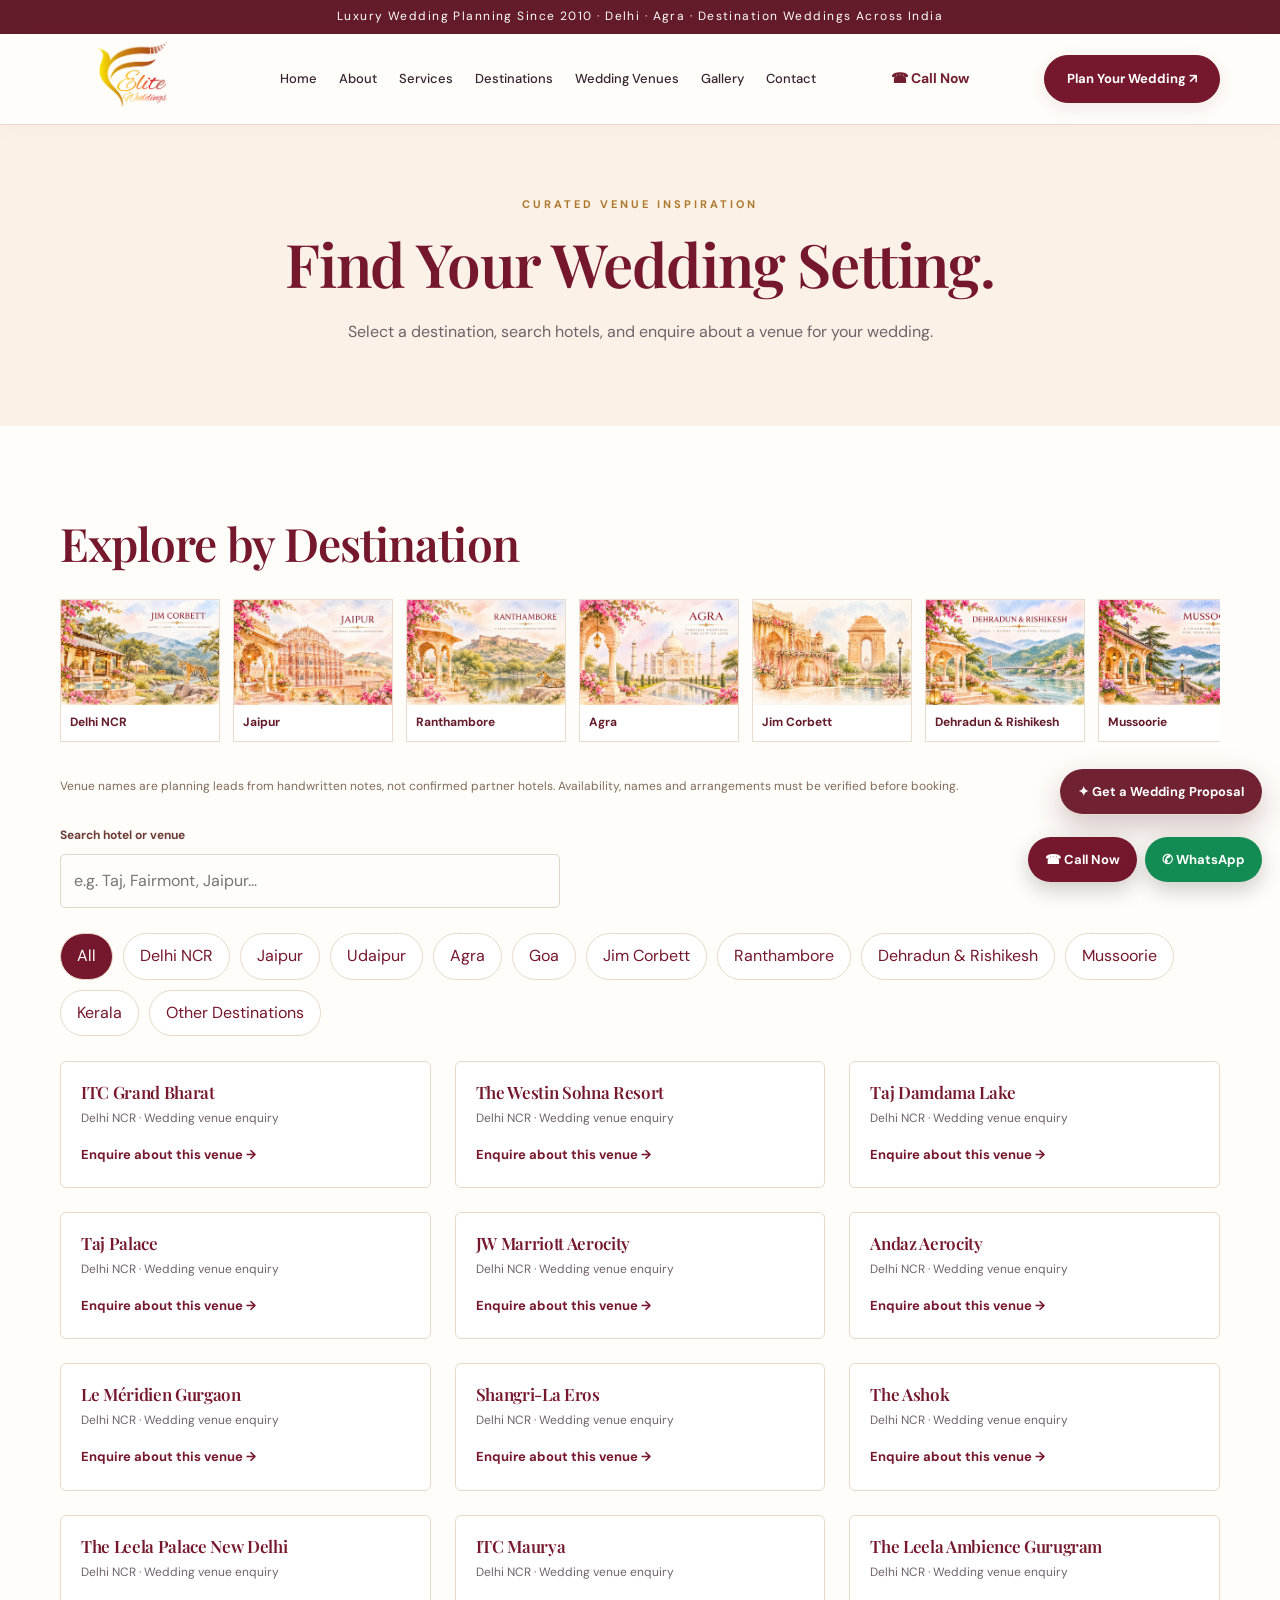
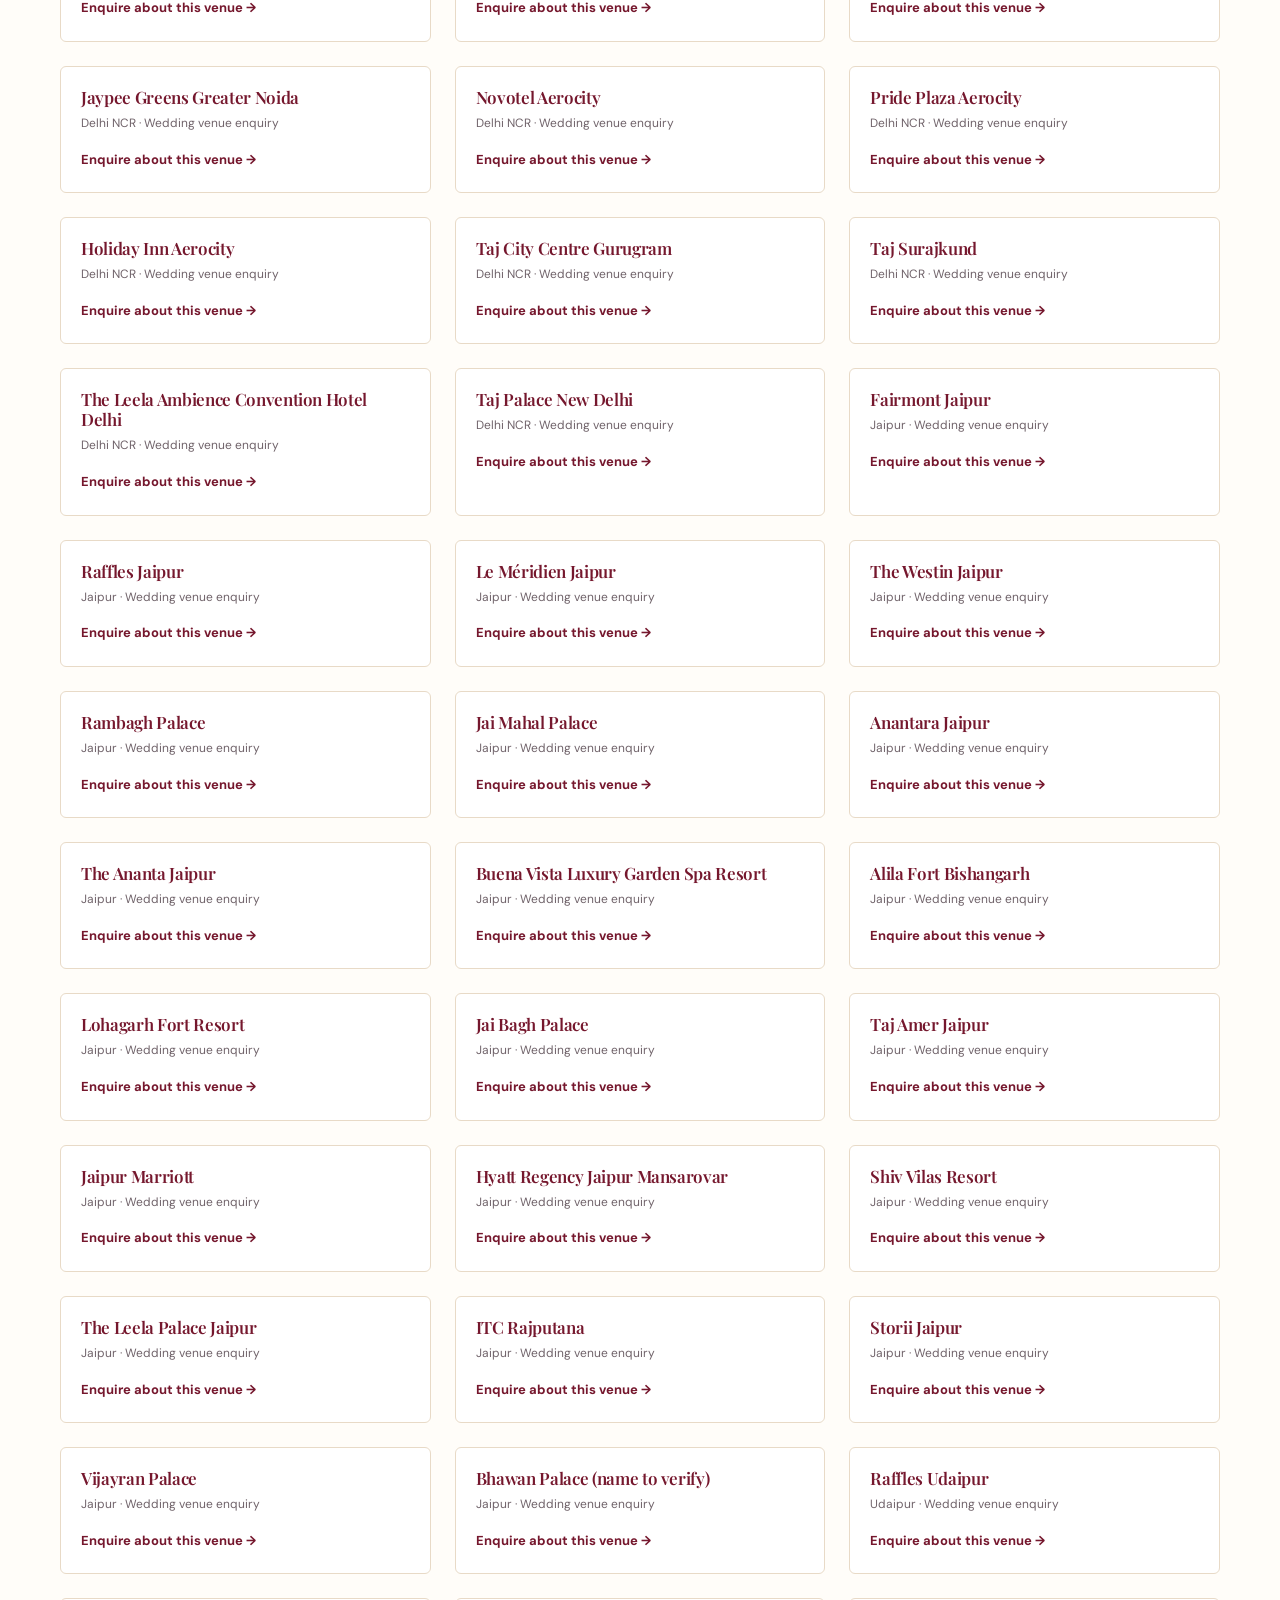
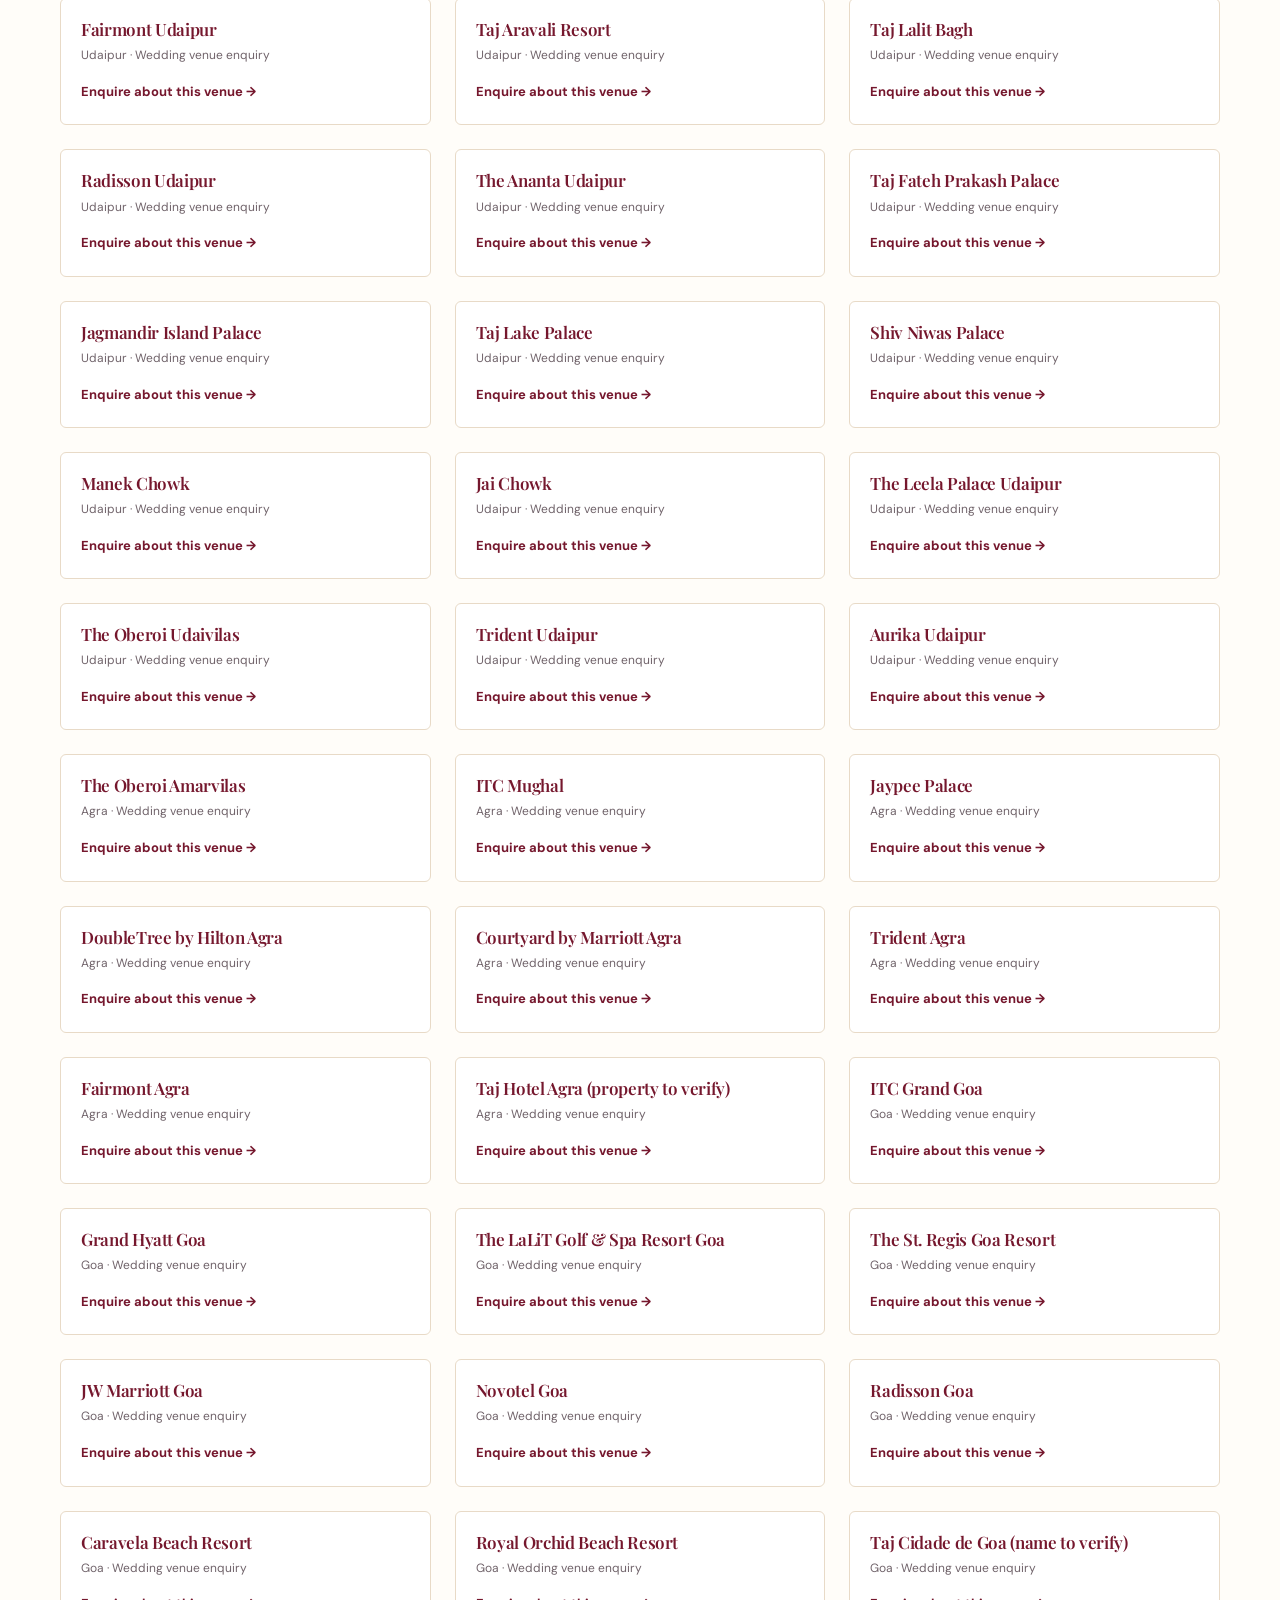
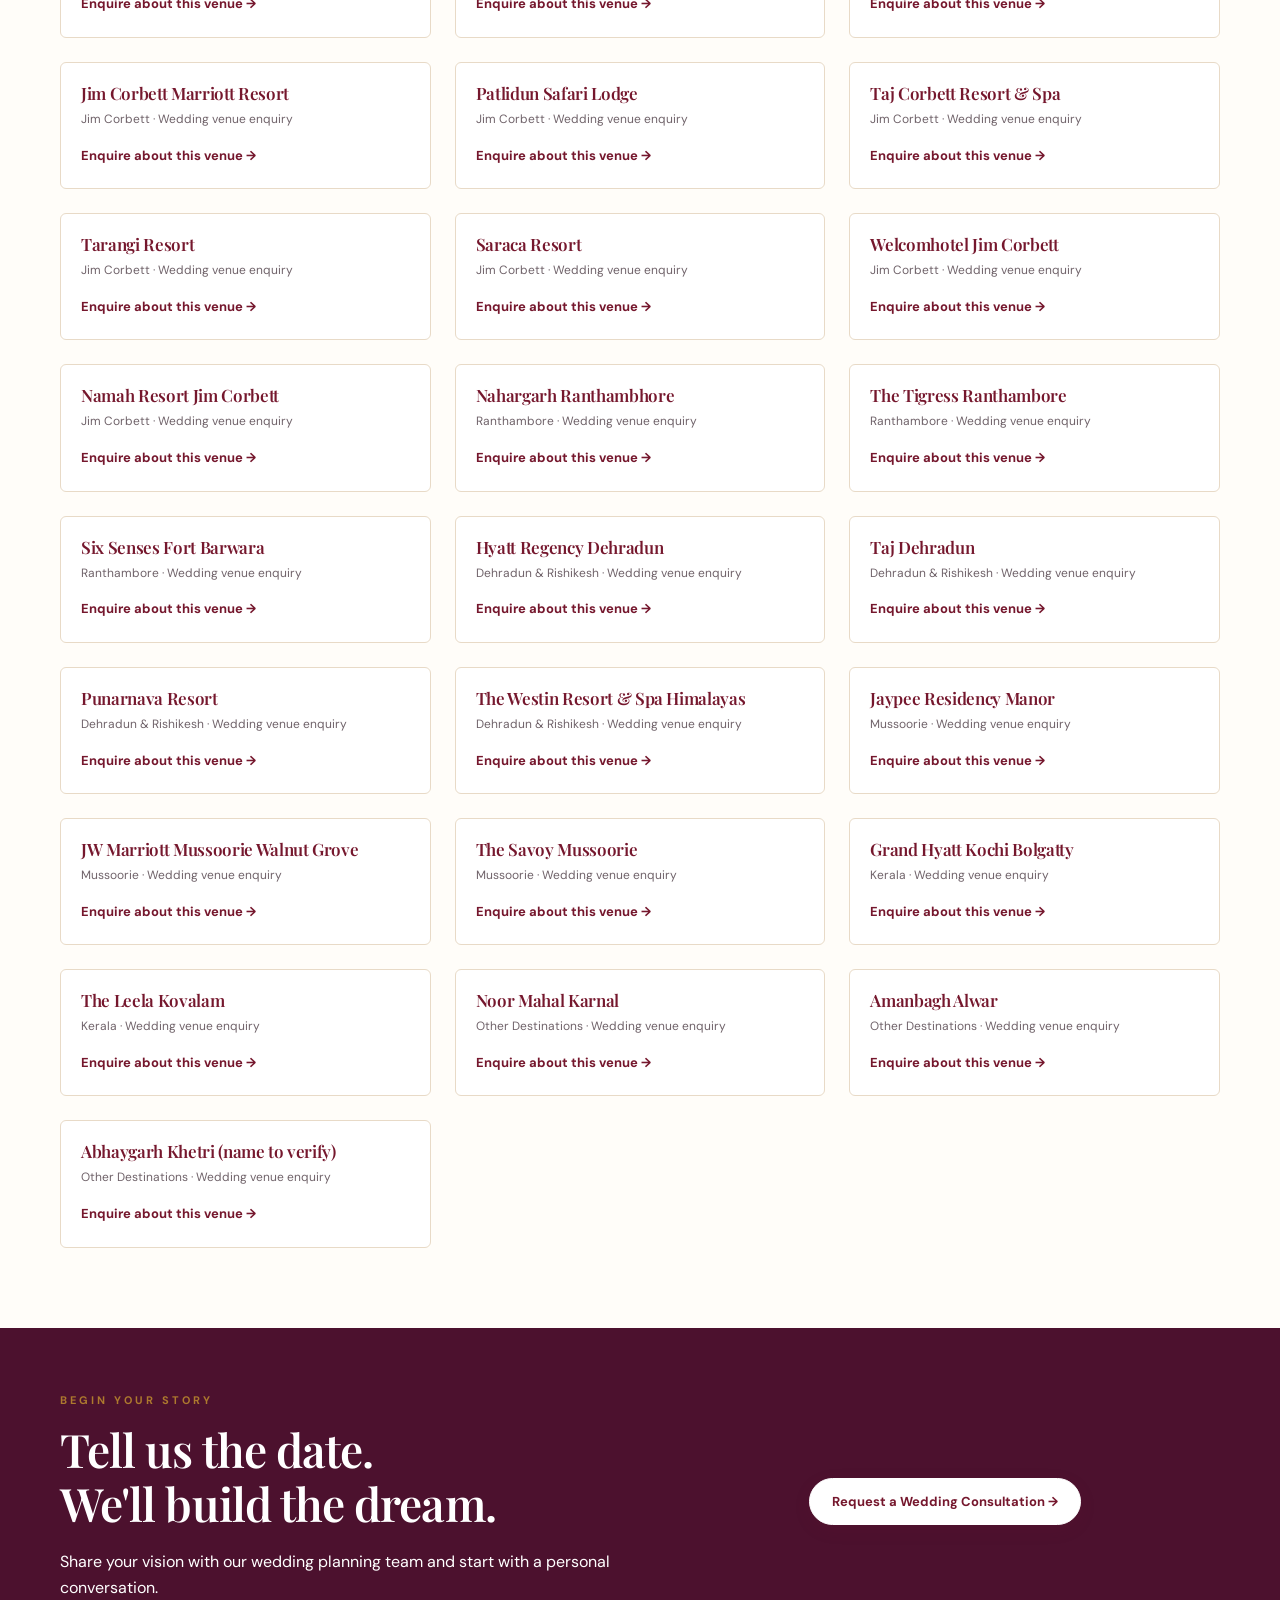
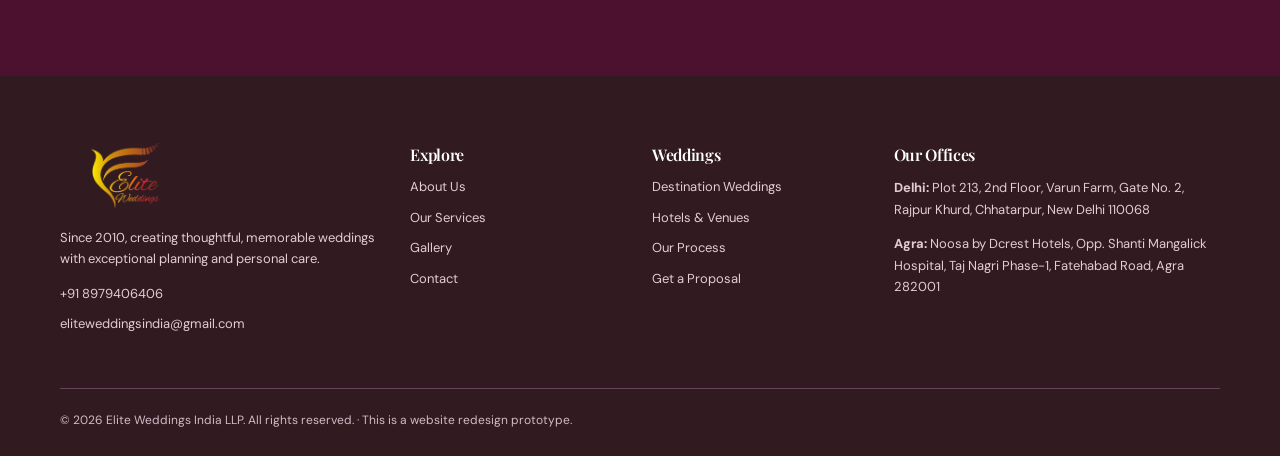
<file: venues.html>
<!DOCTYPE html>

<html lang="en"><head><meta charset="utf-8"/><meta content="width=device-width,initial-scale=1" name="viewport"/><title>Wedding Hotels &amp; Venue Directory | Elite Weddings India</title><meta content="Luxury wedding planning and destination weddings in India." name="description"/><link href="style.css?v=1793882589" rel="stylesheet"/><link href="assets/logo.png" rel="icon"/><meta content="#fffaf4" name="theme-color"/></head><body><div class="topbar">Luxury Wedding Planning Since 2010  ·  Delhi  ·  Agra  ·  Destination Weddings Across India</div><header class="nav"><div class="wrap navin"><a class="brand" href="index.html"><img alt="Elite Weddings India logo" src="assets/logo.png"/></a><nav class="links"><a href="index.html">Home</a><a href="about.html">About</a><a href="services.html">Services</a><a href="destinations.html">Destinations</a><a href="venues.html">Wedding Venues</a><a href="gallery.html">Gallery</a><a href="contact.html">Contact</a></nav><a class="navcall" href="tel:+918979406406">☎ Call Now</a><a class="btn" href="contact.html">Plan Your Wedding ↗</a><button aria-label="Open menu" class="menu">☰</button></div></header><div class="pagehead"><span class="eyebrow">Curated venue inspiration</span><h1>Find Your Wedding Setting.</h1><p>Select a destination, search hotels, and enquire about a venue for your wedding.</p></div><section class="section"><div class="wrap"><h2>Explore by Destination</h2><div class="venue-city-strip"><a href="venues.html?city=Delhi%20NCR"><img src="assets/city-delhi-ncr.webp" alt="Delhi NCR" loading="lazy"/><span>Delhi NCR</span></a><a href="venues.html?city=Jaipur"><img src="assets/city-jaipur.webp" alt="Jaipur" loading="lazy"/><span>Jaipur</span></a><a href="venues.html?city=Ranthambore"><img src="assets/city-ranthambore.webp" alt="Ranthambore" loading="lazy"/><span>Ranthambore</span></a><a href="venues.html?city=Agra"><img src="assets/city-agra.webp" alt="Agra" loading="lazy"/><span>Agra</span></a><a href="venues.html?city=Jim%20Corbett"><img src="assets/city-jim-corbett.webp" alt="Jim Corbett" loading="lazy"/><span>Jim Corbett</span></a><a href="venues.html?city=Dehradun%20%26%20Rishikesh"><img src="assets/city-dehradun-rishikesh.webp" alt="Dehradun & Rishikesh" loading="lazy"/><span>Dehradun & Rishikesh</span></a><a href="venues.html?city=Mussoorie"><img src="assets/city-mussoorie.webp" alt="Mussoorie" loading="lazy"/><span>Mussoorie</span></a><a href="venues.html?city=Goa"><img src="assets/city-goa.webp" alt="Goa" loading="lazy"/><span>Goa</span></a><a href="venues.html?city=Kerala"><img src="assets/city-kerala.webp" alt="Kerala" loading="lazy"/><span>Kerala</span></a><a href="venues.html?city=Standalone%20Destinations"><img src="assets/city-standalone-destinations.webp" alt="Standalone Destinations" loading="lazy"/><span>Standalone Destinations</span></a><a href="venues.html?city=Udaipur"><img src="assets/city-udaipur.webp" alt="Udaipur" loading="lazy"/><span>Udaipur</span></a></div><p class="notice">Venue names are planning leads from handwritten notes, not confirmed partner hotels. Availability, names and arrangements must be verified before booking.</p><div class="venue-search"><label for="hotelSearch">Search hotel or venue</label><input id="hotelSearch" type="search" placeholder="e.g. Taj, Fairmont, Jaipur..." autocomplete="off" /></div><div class="filters" id="hotelFilters"></div><p class="hotel-counter" id="hotelCounter" aria-live="polite"></p><div class="grid g3" id="hotelGrid"></div><script id="hotelData" type="application/json">{"Delhi NCR": ["ITC Grand Bharat", "The Westin Sohna Resort", "Taj Damdama Lake", "Taj Palace", "JW Marriott Aerocity", "Andaz Aerocity", "Le Méridien Gurgaon", "Shangri-La Eros", "The Ashok", "The Leela Palace New Delhi", "ITC Maurya", "The Leela Ambience Gurugram", "Jaypee Greens Greater Noida", "Novotel Aerocity", "Pride Plaza Aerocity", "Holiday Inn Aerocity", "Taj City Centre Gurugram", "Taj Surajkund", "The Leela Ambience Convention Hotel Delhi", "Taj Palace New Delhi"], "Jaipur": ["Fairmont Jaipur", "Raffles Jaipur", "Le Méridien Jaipur", "The Westin Jaipur", "Rambagh Palace", "Jai Mahal Palace", "Anantara Jaipur", "The Ananta Jaipur", "Buena Vista Luxury Garden Spa Resort", "Alila Fort Bishangarh", "Lohagarh Fort Resort", "Jai Bagh Palace", "Taj Amer Jaipur", "Jaipur Marriott", "Hyatt Regency Jaipur Mansarovar", "Shiv Vilas Resort", "The Leela Palace Jaipur", "ITC Rajputana", "Storii Jaipur", "Vijayran Palace", "Bhawan Palace (name to verify)"], "Udaipur": ["Raffles Udaipur", "Fairmont Udaipur", "Taj Aravali Resort", "Taj Lalit Bagh", "Radisson Udaipur", "The Ananta Udaipur", "Taj Fateh Prakash Palace", "Jagmandir Island Palace", "Taj Lake Palace", "Shiv Niwas Palace", "Manek Chowk", "Jai Chowk", "The Leela Palace Udaipur", "The Oberoi Udaivilas", "Trident Udaipur", "Aurika Udaipur"], "Agra": ["The Oberoi Amarvilas", "ITC Mughal", "Jaypee Palace", "DoubleTree by Hilton Agra", "Courtyard by Marriott Agra", "Trident Agra", "Fairmont Agra", "Taj Hotel Agra (property to verify)"], "Goa": ["ITC Grand Goa", "Grand Hyatt Goa", "The LaLiT Golf & Spa Resort Goa", "The St. Regis Goa Resort", "JW Marriott Goa", "Novotel Goa", "Radisson Goa", "Caravela Beach Resort", "Royal Orchid Beach Resort", "Taj Cidade de Goa (name to verify)"], "Jim Corbett": ["Jim Corbett Marriott Resort", "Patlidun Safari Lodge", "Taj Corbett Resort & Spa", "Tarangi Resort", "Saraca Resort", "Welcomhotel Jim Corbett", "Namah Resort Jim Corbett"], "Ranthambore": ["Nahargarh Ranthambhore", "The Tigress Ranthambore", "Six Senses Fort Barwara"], "Dehradun & Rishikesh": ["Hyatt Regency Dehradun", "Taj Dehradun", "Punarnava Resort", "The Westin Resort & Spa Himalayas"], "Mussoorie": ["Jaypee Residency Manor", "JW Marriott Mussoorie Walnut Grove", "The Savoy Mussoorie"], "Kerala": ["Grand Hyatt Kochi Bolgatty", "The Leela Kovalam"], "Other Destinations": ["Noor Mahal Karnal", "Amanbagh Alwar", "Abhaygarh Khetri (name to verify)"]}</script></div></section><section class="band"><div class="wrap split"><div><span class="eyebrow">Begin your story</span><h2>Tell us the date.<br/>We'll build the dream.</h2><p>Share your vision with our wedding planning team and start with a personal conversation.</p></div><div class="center"><a class="btn" href="contact.html">Request a Wedding Consultation →</a></div></div></section><footer class="foot"><div class="wrap"><div class="grid"><div><a class="brand" href="index.html"><img alt="Elite Weddings" src="assets/logo.png"/></a><p>Since 2010, creating thoughtful, memorable weddings with exceptional planning and personal care.</p><p><a href="tel:+918979406406">+91 8979406406</a><a href="mailto:eliteweddingsindia@gmail.com">eliteweddingsindia@gmail.com</a></p></div><div><h3>Explore</h3><a href="about.html">About Us</a><a href="services.html">Our Services</a><a href="gallery.html">Gallery</a><a href="contact.html">Contact</a></div><div><h3>Weddings</h3><a href="destinations.html">Destination Weddings</a><a href="venues.html">Hotels &amp; Venues</a><a href="services.html#process">Our Process</a><a href="contact.html">Get a Proposal</a></div><div><h3>Our Offices</h3><p><b>Delhi:</b> Plot 213, 2nd Floor, Varun Farm, Gate No. 2, Rajpur Khurd, Chhatarpur, New Delhi 110068</p><p><b>Agra:</b> Noosa by Dcrest Hotels, Opp. Shanti Mangalick Hospital, Taj Nagri Phase-1, Fatehabad Road, Agra 282001</p></div></div><div class="copyright">© 2026 Elite Weddings India LLP. All rights reserved. · This is a website redesign prototype.</div></div></footer><div class="stickycta"><a class="call" href="tel:+918979406406">☎ Call Now</a><a href="https://wa.me/918979406406?text=Hello%20Elite%20Weddings%2C%20I%20would%20like%20to%20plan%20a%20wedding." rel="noopener" target="_blank">✆ WhatsApp</a></div><script src="script.js?v=1793882589"></script><a class="quick-enquiry" href="contact.html#enquiry">✦ Get a Wedding Proposal</a></body></html>
</file>
<file: style.css>
@import url('https://fonts.googleapis.com/css2?family=DM+Sans:wght@400;500;600;700&family=Playfair+Display:ital,wght@0,400;0,500;0,600;0,700;1,400;1,500;1,600&family=Cormorant+Garamond:ital,wght@0,500;0,600;1,500;1,600&display=swap');
:root{--wine:#650e31;--gold:#c68a2d;--ink:#35242c;--muted:#70636a;--cream:#fffcf7;--paper:#f8f3eb;--line:#eadfce}*{box-sizing:border-box}html{scroll-behavior:smooth}body{margin:0;background:var(--cream);color:var(--ink);font-family:'DM Sans',sans-serif;line-height:1.65}a{color:inherit;text-decoration:none}button,input,select,textarea{font:inherit}button{cursor:pointer}.wrap{width:min(1160px,calc(100% - 44px));margin:auto}.topbar{background:#4b102c;color:#fff;text-align:center;padding:7px;font-size:12px;letter-spacing:.08em}.nav{position:sticky;top:0;z-index:50;background:rgba(255,252,247,.97);border-bottom:1px solid var(--line);backdrop-filter:blur(12px)}.navin{display:flex;align-items:center;justify-content:space-between;gap:20px;min-height:84px}.brand img{width:124px;height:65px;object-fit:contain}.links{display:flex;gap:22px;align-items:center}.links a{font-size:13px;font-weight:600}.links a:hover{color:var(--wine)}.btn{display:inline-flex;align-items:center;justify-content:center;gap:8px;border:1px solid var(--wine);background:var(--wine);color:#fff;border-radius:40px;padding:12px 22px;font-size:13px;font-weight:700;transition:.2s}.btn:hover{transform:translateY(-2px);background:#8c1746}.btn.light{background:transparent;color:var(--wine)}.btn.gold{background:var(--gold);border-color:var(--gold);color:#24150c}.menu{display:none;border:0;background:none;font-size:26px;color:var(--wine)}.eyebrow{font-size:11px;text-transform:uppercase;letter-spacing:.27em;color:var(--gold);font-weight:700}.section{padding:90px 0}.section.soft{background:var(--paper)}h1,h2,h3{font-family:'Playfair Display',serif;line-height:1.22}h1{font-size:clamp(42px,5vw,76px);margin:12px 0 20px;color:var(--wine)}h2{font-size:clamp(32px,3.4vw,48px);margin:10px 0 18px;color:var(--wine)}h3{font-size:22px;color:var(--wine);margin:12px 0}p{color:var(--muted)}.intro{max-width:680px}.center{text-align:center}.center .intro{margin:0 auto}.hero{position:relative;min-height:680px;overflow:hidden;background:radial-gradient(circle at 50% 70%,#f8e8d2 0%,#fffaf3 58%,#fffdf8 100%)}.hero .wrap{position:relative;z-index:2;text-align:center;padding-top:74px}.hero h1{max-width:940px;margin:10px auto}.hero h1 em{font-family:'Cormorant Garamond',serif;color:var(--gold);font-weight:500}.hero p{max-width:560px;margin:0 auto 22px}.hero-art{height:330px;max-width:1120px;margin:5px auto 0;background:url('assets/palace.webp') center center/contain no-repeat;filter:saturate(.9)}.hero:before,.hero:after{content:'✿';position:absolute;color:#dfad92;opacity:.38;font-size:100px;top:90px}.hero:before{left:3%}.hero:after{right:3%}.hero .actions{display:flex;gap:12px;justify-content:center;flex-wrap:wrap}.sliderdots{display:flex;justify-content:center;gap:9px;padding:15px}.sliderdots button{width:11px;height:11px;border:1px solid var(--gold);border-radius:50%;background:transparent;padding:0}.sliderdots button.active{background:var(--wine)}.grid{display:grid;gap:24px}.g2{grid-template-columns:repeat(2,1fr)}.g3{grid-template-columns:repeat(3,1fr)}.g4{grid-template-columns:repeat(4,1fr)}.stat{padding:22px;border-left:1px solid var(--line)}.stat strong{font:600 36px 'Playfair Display',serif;color:var(--wine)}.stat small{display:block;color:var(--muted)}.card{background:#fff;border:1px solid var(--line);border-radius:8px;overflow:hidden;transition:.25s}.card:hover{transform:translateY(-4px);box-shadow:0 18px 45px #421b2110}.card .body{padding:22px}.card img{display:block;width:100%;height:260px;object-fit:cover}.card .body p{font-size:14px}.textlink{color:var(--wine);font-weight:700;font-size:13px}.split{display:grid;grid-template-columns:1fr 1fr;gap:60px;align-items:center}.illustration{background:#fff;border:1px solid var(--line);padding:12px;border-radius:7px}.illustration img{width:100%;display:block;max-height:430px;object-fit:cover}.process{display:grid;grid-template-columns:repeat(6,1fr);gap:13px;margin-top:36px}.step{position:relative;text-align:center;border-top:2px solid #d9ad69;padding:26px 8px 0}.step .number{position:absolute;top:-17px;left:calc(50% - 16px);width:32px;height:32px;border-radius:50%;border:2px solid var(--gold);background:#fff;color:var(--wine);font-weight:700;display:grid;place-items:center}.step h3{font-size:16px}.step p{font-size:12px}.venuepic{height:290px;background-size:cover;background-position:center}.tag{display:inline-block;border:1px solid #e8cda4;border-radius:20px;padding:5px 12px;font-size:11px;color:var(--wine);margin:3px}.band{background:#4c112e;color:white;padding:58px 0}.band h2,.band p{color:white}.band .btn{background:#fff;color:var(--wine);border-color:#fff}.quote{font:italic 27px 'Cormorant Garamond',serif;color:var(--wine)}.contactgrid{display:grid;grid-template-columns:.9fr 1.1fr;gap:48px}.formbox{background:#fff;border:1px solid var(--line);padding:30px;border-radius:10px;box-shadow:0 14px 40px #3315250a}.fields{display:grid;grid-template-columns:1fr 1fr;gap:15px}.field{display:flex;flex-direction:column;gap:6px;font-size:12px;font-weight:700;color:var(--ink)}input,select,textarea{width:100%;border:1px solid #ded5cb;border-radius:5px;padding:13px;background:#fffdfb;color:var(--ink);outline-color:var(--gold)}textarea{min-height:105px;resize:vertical}.wide{grid-column:1/-1}.foot{background:#301523;color:#eee3e7;padding:58px 0 25px}.foot .grid{grid-template-columns:1.5fr 1fr 1fr 1.5fr}.foot h3{color:#fff;font-size:16px}.foot p,.foot a{color:#e2cdd5;font-size:13px}.foot a{display:block;margin:9px 0}.foot .brand img{width:130px}.copyright{border-top:1px solid #694458;margin-top:40px;padding-top:22px;font-size:12px;color:#d3bcc7}.stickycta{position:fixed;bottom:18px;right:18px;z-index:45;display:flex;gap:8px}.stickycta a{border-radius:35px;padding:12px 17px;color:#fff;background:#128c52;font-size:13px;font-weight:700;box-shadow:0 8px 22px #0003}.stickycta a.call{background:var(--wine)}.pagehead{padding:65px 0;background:#fbf1e7;text-align:center}.pagehead h1{font-size:clamp(38px,5vw,60px)}.filters{display:flex;gap:10px;flex-wrap:wrap;margin:25px 0}.filter{background:white;border:1px solid var(--line);border-radius:30px;padding:9px 16px;color:var(--wine)}.filter.active{background:var(--wine);color:white}.hotel{padding:20px;border:1px solid var(--line);background:#fff;border-radius:6px}.hotel h3{font-size:17px;margin:0 0 7px}.hotel p{font-size:12px;margin:0 0 12px}.notice{font-size:12px;color:#806b5c}.reveal{opacity:0;transform:translateY(22px);transition:.65s}.reveal.show{opacity:1;transform:none}@media(max-width:900px){.links{display:none;position:absolute;top:84px;left:0;right:0;background:var(--cream);padding:22px;flex-direction:column;border-bottom:1px solid var(--line)}.links.open{display:flex}.menu{display:block}.navin>.btn{display:none}.g3,.g4{grid-template-columns:repeat(2,1fr)}.process{grid-template-columns:repeat(3,1fr)}.foot .grid{grid-template-columns:1fr 1fr}}@media(max-width:620px){.section{padding:58px 0}.hero{min-height:590px}.hero .wrap{padding-top:55px}.hero-art{height:235px;background-size:cover}.g2,.g3,.g4,.split,.contactgrid,.foot .grid{grid-template-columns:1fr}.process{grid-template-columns:repeat(2,1fr)}.fields{grid-template-columns:1fr}.foot .grid{gap:12px}.stickycta{bottom:10px;right:10px}.stickycta a{font-size:11px;padding:10px}.card img{height:230px}}

/* Luxury hand-drawn editorial redesign */
:root{--wine:#75172d;--gold:#b98538;--cream:#fffdf9;--paper:#faf6ee;--line:#e8dac7}
body{background:var(--cream)}.topbar{background:#641b2a;letter-spacing:.12em}.nav{box-shadow:0 2px 24px #683f1d08}.brand img{width:145px}.navin{min-height:90px}.links a{font-weight:500}.btn{box-shadow:0 5px 17px #72152c18}.btn:hover{box-shadow:0 10px 26px #72152c28}.hero{background:radial-gradient(ellipse at 75% 60%,#f9e9db 0%,transparent 48%),radial-gradient(ellipse at 14% 80%,#f6e5e1 0%,transparent 48%),#fffdf9;min-height:740px;border-bottom:1px solid var(--line)}.hero .wrap{padding-top:55px}.hero h1{max-width:1000px;font-size:clamp(44px,5.2vw,80px);line-height:1.1;letter-spacing:-.025em}.hero h1 em{color:#a66b30;font-style:italic}.hero p{font-size:15px;max-width:650px;color:#635350}.hero-art{height:340px;max-width:940px;background-image:url('assets/custom_watercolor_pavilion.webp');background-size:contain;filter:none;transition:opacity .5s ease}.hero-caption{text-align:center;letter-spacing:.23em;font-size:10px;color:#a77b4b;margin-top:3px}.hero:before,.hero:after{content:'❀';font-size:64px;color:#e8b8aa;top:170px}.hero:before{left:7%}.hero:after{right:7%}.sliderdots{margin-bottom:25px}.section{padding:100px 0}.section h2{letter-spacing:-.025em}.about-visual{display:flex;flex-direction:column;gap:16px}.about-visual>img{height:245px;width:100%;object-fit:cover;border:1px solid var(--line);border-radius:180px 180px 12px 12px}.editorial-band{background:linear-gradient(115deg,#f7ece6,#fffaf5 55%,#f4e6d7);padding:88px 0;text-align:center;border-block:1px solid #f0e3d7}.editorial-inner{max-width:850px}.editorial-inner h2{font-size:clamp(34px,4.3vw,58px);margin:15px auto}.editorial-inner h2 em{font-family:'Cormorant Garamond',serif;color:#a96b39;font-weight:500}.editorial-inner p{max-width:570px;margin:0 auto 22px;color:#665b54}.quick-enquiry{padding:52px 0;background:#f5eee4;border-bottom:1px solid #e9dccb}.enquiry-row{display:grid;grid-template-columns:.8fr 1.2fr;gap:45px;align-items:center}.enquiry-row h2{font-size:clamp(29px,3vw,43px)}.enquiry-row p{color:#665b54}.quick-lead{background:#fffdfa;padding:22px;border:1px solid #ead9c9;border-radius:8px;display:grid;grid-template-columns:repeat(3,minmax(0,1fr));gap:12px;box-shadow:0 10px 30px #7953310c}.quick-lead label{font-size:11px;color:#7b5c51;font-weight:600}.quick-lead input,.quick-lead select{width:100%;display:block;margin-top:6px;padding:11px 9px;border:1px solid #e8d9ca;background:#fff;border-radius:4px;font-size:12px;color:#39252c}.quick-lead .btn{grid-column:1/4}.quick-lead small{grid-column:1/4;text-align:center;font-size:10px;color:#8a7771}.floating-wa{position:fixed;bottom:82px;right:22px;z-index:100;background:#176f50;color:white;padding:12px 18px;border-radius:35px;font-size:13px;box-shadow:0 8px 24px #174c3d30}.floating-wa:hover{background:#105a40}.card{transition:transform .3s,box-shadow .3s}.card:hover{transform:translateY(-5px);box-shadow:0 16px 36px #57362010}@media(max-width:850px){.enquiry-row{grid-template-columns:1fr}.hero{min-height:650px}.hero-art{height:260px}.quick-lead{grid-template-columns:1fr 1fr}.quick-lead label:last-of-type{grid-column:1/3}.quick-lead .btn,.quick-lead small{grid-column:1/3}}@media(max-width:560px){.hero{min-height:660px}.hero .wrap{padding-top:45px}.hero h1{font-size:43px}.hero-art{height:210px;margin-top:24px}.hero-caption{font-size:8px}.quick-lead{grid-template-columns:1fr}.quick-lead label:last-of-type,.quick-lead .btn,.quick-lead small{grid-column:1}.floating-wa{bottom:77px;right:12px;padding:11px}.floating-wa span{display:none}.about-visual>img{height:200px}}

/* 2026 editorial watercolor redesign enhancements */
:root{--burgundy:#671827;--gold:#ad792e;--paper:#fffaf4}body{background:#fffdf9}h1,h2,h3{letter-spacing:-.035em}h1 em,h2 em{color:#a96d2b;font-weight:400}a,button{transition:transform .2s ease,background .2s ease,color .2s ease}a.btn:hover,button.btn:hover{transform:translateY(-2px)}.navcall{color:#711f30;font-weight:700;text-decoration:none;font-size:.87rem;white-space:nowrap}.hero-luxury{position:relative;background:radial-gradient(ellipse at 13% 15%,#fff1dd 0,transparent 42%),radial-gradient(ellipse at 90% 65%,#f9e9e6 0,transparent 44%),#fffaf4;overflow:hidden}.hero-luxury:before,.hero-luxury:after{content:'❀';position:absolute;color:#d6a36f;opacity:.25;font-size:160px;pointer-events:none}.hero-luxury:before{top:0;left:-35px}.hero-luxury:after{right:-15px;bottom:40px}.hero-luxury h1{color:#651d2a}.hero-luxury .hero-art{background-size:contain;background-position:center;background-repeat:no-repeat;filter:drop-shadow(0 18px 30px #b18a6540)}.service-ribbon{background:#fff;border-top:1px solid #eadccc;border-bottom:1px solid #eadccc;padding:18px 0}.ribbon-grid{display:grid;grid-template-columns:repeat(7,1fr);gap:0}.ribbon-grid a{display:flex;flex-direction:column;align-items:center;gap:7px;text-align:center;color:#ad752e;text-decoration:none;font-family:Georgia,serif;font-size:2rem;padding:7px 8px;border-right:1px solid #eee0d0}.ribbon-grid a:last-child{border-right:0}.ribbon-grid span{font-family:inherit;font-size:.82rem;color:#542f30}.proposal-section{background:linear-gradient(120deg,#fff7ee,#fffdf9 50%,#f9ebea)}.proposal-layout{display:grid;grid-template-columns:1fr 1fr;gap:7%;align-items:center}.proposal-layout h2{font-size:clamp(2.4rem,4.2vw,4.6rem)}.mini-form{background:white;border:1px solid #ebd9c9;padding:clamp(22px,4vw,46px);box-shadow:0 25px 60px #684b3812}.mini-form h3{font-size:1.65rem;margin:0 0 18px}.mini-form label{display:block;font-size:.81rem;font-weight:600;color:#673d3c;margin-bottom:13px}.mini-form input,.mini-form select{display:block;width:100%;padding:13px 14px;border:1px solid #dfd2c7;border-radius:4px;background:#fffdfb;margin-top:6px;font:inherit;color:#3d2b2b}.mini-form button{width:100%;cursor:pointer;border:0}.form-note{font-size:.75rem;color:#806c67}.quick-enquiry{position:fixed;right:18px;bottom:85px;z-index:40;border-radius:50px;background:#702232;color:#fff;padding:12px 18px;text-decoration:none;font-size:.8rem;font-weight:700;box-shadow:0 12px 30px #48132040}.quick-enquiry:hover{background:#9b5c24}.card{overflow:hidden}.card img{transition:transform .6s ease}.card:hover img{transform:scale(1.035)}.nav{background:#fffdf9ee;backdrop-filter:blur(16px)}.foot{background:#311a20}.foot a:hover{color:#f1cb8a}@media(max-width:1000px){.navcall{display:none}.ribbon-grid{grid-template-columns:repeat(4,1fr)}.ribbon-grid a:nth-child(4){border-right:0}.proposal-layout{grid-template-columns:1fr}}@media(max-width:600px){.ribbon-grid{grid-template-columns:repeat(2,1fr)}.ribbon-grid a{font-size:1.4rem}.ribbon-grid span{font-size:.75rem}.ribbon-grid a:nth-child(even){border-right:0}.quick-enquiry{bottom:75px;right:10px;font-size:.69rem;padding:10px 12px}.hero-luxury:before,.hero-luxury:after{font-size:80px}}

/* 2026 editorial destination collection */
.destination-gallery{background:#fffdf9}.section-intro{max-width:690px;margin:0 auto 36px;text-align:center}.section-intro p{font-size:15px}.destination-grid{display:grid;grid-template-columns:repeat(3,minmax(0,1fr));gap:25px;margin-top:32px}.destination-card{background:#fff;border:1px solid #eadbcf;box-shadow:0 9px 25px #542b1b0b;transition:transform .3s,box-shadow .3s;overflow:hidden}.destination-card:hover{transform:translateY(-6px);box-shadow:0 20px 45px #542b1b1b}.destination-card img{display:block;width:100%;aspect-ratio:1.34;object-fit:cover;transition:transform .5s}.destination-card:hover img{transform:scale(1.035)}.destination-body{padding:21px 22px 24px}.destination-body h3{font-size:28px;margin:6px 0}.destination-body p{font-size:13px;min-height:45px;margin:8px 0 15px}.destination-actions{display:flex;justify-content:space-between;gap:8px;flex-wrap:wrap}.destination-actions a{font-size:12px}.home-destinations{margin-top:42px}.venue-cta{text-align:center;background:#f8eee6;padding:44px 20px;margin-top:60px;border:1px solid #ead9ca}.venue-cta h2{margin:0}.venue-cta p{margin:10px auto 20px;max-width:590px}.venue-cta .btn{margin:4px}.venue-city-strip{display:flex;gap:13px;overflow-x:auto;padding:10px 0 23px;scroll-snap-type:x mandatory}.venue-city-strip a{min-width:160px;max-width:160px;position:relative;scroll-snap-align:start;border:1px solid #eadbcf;background:white}.venue-city-strip img{width:100%;height:105px;object-fit:cover;display:block}.venue-city-strip span{display:block;font-size:12px;padding:8px 9px;color:#641b2a;font-weight:700}.venue-search{max-width:500px;margin:25px 0 5px}.venue-search label{font-size:12px;color:#6d3c38;font-weight:700}.venue-search input{display:block;margin-top:6px}.hotel-counter{font-size:13px;color:#735b55}.hotel{transition:box-shadow .2s}.hotel:hover{box-shadow:0 10px 25px #3c211015}@media(max-width:920px){.destination-grid{grid-template-columns:repeat(2,1fr)}}@media(max-width:600px){.destination-grid{grid-template-columns:1fr;gap:16px}.destination-card img{aspect-ratio:1.55}.destination-body p{min-height:0}.venue-city-strip a{min-width:135px;max-width:135px}}

.sk-section{overflow:hidden}.sk-head{display:flex;justify-content:space-between;align-items:flex-end;gap:30px;flex-wrap:wrap;margin-bottom:30px}.sk-head .intro{margin:0}
.sk-toggle small{display:block;font-size:10px;letter-spacing:.26em;text-transform:uppercase;color:#8a7a70;margin-bottom:10px}
.sk-toggle div{display:inline-flex;gap:4px;border:1px solid #e2d3bf;border-radius:40px;padding:4px;background:#fff}
.sk-toggle button{border:0;background:transparent;border-radius:30px;padding:9px 20px;font-size:10.5px;letter-spacing:.2em;text-transform:uppercase;color:#6d5d57;font-weight:600}
.sk-toggle button.on{background:#35242c;color:#fff}
.sk-list{display:flex;flex-direction:column;gap:clamp(36px,6vw,80px)}
.sk-row{display:grid;grid-template-columns:7fr 5fr;gap:clamp(24px,5vw,70px);align-items:center}
.sk-row.sk-flip .sk-art{order:2}
.sk-frame{position:relative;aspect-ratio:16/11;width:100%}
.sk-svg{width:100%;height:100%;display:block;overflow:visible}
.sk-ink{color:#3a2a26}
.sk-num{display:flex;align-items:center;gap:14px;margin-bottom:6px}
.sk-num b{font:italic 500 clamp(34px,4vw,48px) 'Cormorant Garamond',serif;color:#c68a2d;line-height:1}
.sk-num i{flex:1;height:1px;background:#e2d3bf}
.sk-num span{font-size:10px;letter-spacing:.26em;text-transform:uppercase;color:#8a7a70;font-weight:600}
.sk-copy h3{font-size:clamp(28px,3vw,40px);margin:6px 0 12px}
.sk-copy p{max-width:420px;font-size:15px;line-height:1.85;margin:0 0 18px}
.sk-svg .ink-path{stroke-dasharray:1;stroke-dashoffset:1;transition:stroke-dashoffset 1.6s cubic-bezier(.33,1,.68,1)}
.sk-svg .wash{opacity:0;transition:opacity 1.4s .7s}
.sk-row.sk-in .ink-path{stroke-dashoffset:0}
.sk-list.sk-colour .sk-row.sk-in .wash{opacity:1}
.sk-copy{opacity:0;transform:translateY(18px);transition:.8s .2s}.sk-row.sk-in .sk-copy{opacity:1;transform:none}
@media(prefers-reduced-motion:reduce){.sk-svg .ink-path{stroke-dashoffset:0;transition:none}.sk-list.sk-colour .sk-svg .wash{opacity:1;transition:none}.sk-copy{opacity:1;transform:none}}
@media(max-width:800px){.sk-row{grid-template-columns:1fr}.sk-row.sk-flip .sk-art{order:0}.sk-head{align-items:flex-start}}
/* Home destinations: taped-polaroid card UI */
.home-destinations{gap:34px 26px;margin-top:50px}
.home-destinations .destination-card{position:relative;overflow:visible;background:#fffdf9;border:1px solid rgba(53,36,44,.16);border-radius:3px;padding:10px;box-shadow:none;transition:border-color .3s,transform .3s}
.home-destinations .destination-card:hover{transform:translateY(-4px);border-color:rgba(198,138,45,.8);box-shadow:none}
.home-destinations .destination-card:before{content:"";position:absolute;top:-10px;left:50%;width:74px;height:20px;transform:translateX(-50%) rotate(-1deg);background:rgba(236,214,160,.6);border-left:1px dashed rgba(198,138,45,.45);border-right:1px dashed rgba(198,138,45,.45);z-index:2}
.home-destinations .destination-card>a{display:block;overflow:hidden;background:#f6f0e6}
.home-destinations .destination-card img{aspect-ratio:1.34;transition:transform 1.4s ease-out}
.home-destinations .destination-card:hover img{transform:scale(1.04)}
.home-destinations .destination-body{padding:16px 6px 6px}
.home-destinations .destination-body .eyebrow{font-size:9px;letter-spacing:.22em;color:#8a7a70}
.home-destinations .destination-body h3{font-size:26px;margin:6px 0 0;color:#35242c}
.home-destinations .destination-body p{font-size:12.5px;line-height:1.8;min-height:0;margin:12px 0 14px;padding-top:12px;border-top:1px dashed rgba(53,36,44,.22)}
.home-destinations .destination-actions a{font-size:11.5px}
@media(max-width:620px){.home-destinations{gap:30px}}
.sk-copy .sk-sub{font:italic 500 clamp(20px,2vw,25px)/1.3 'Cormorant Garamond',serif;color:#a96d2b;margin:0 0 14px;max-width:none}
.sk-tags{list-style:none;display:flex;flex-wrap:wrap;gap:8px;margin:0 0 18px;padding:0}
.sk-tags li{border:1px solid #e2d3bf;border-radius:30px;padding:7px 14px;font-size:9.5px;letter-spacing:.18em;text-transform:uppercase;color:#6d5d57}
.sk-copy .sk-quote{display:flex;align-items:center;gap:10px;font:italic 500 clamp(19px,1.8vw,23px)/1.3 'Cormorant Garamond',serif;color:#6d5d57;margin:0 0 18px}
.sk-quote svg{color:#c68a2d;flex:none}
/* Reviews */
.rv-section{position:relative;overflow:hidden;background:#fff3f1;border-top:1px solid #efe0d8;border-bottom:1px solid #efe0d8}
.rv-bloom{position:absolute;border-radius:50%;filter:blur(60px);pointer-events:none}.rv-b1{width:320px;height:280px;left:-90px;bottom:-40px;background:rgba(238,196,192,.5)}.rv-b2{width:300px;height:250px;right:-70px;top:-30px;background:rgba(246,226,190,.55)}
.rv-section .wrap{position:relative}.rv-head{margin-bottom:38px}
.rv-grid{display:grid;grid-template-columns:1.35fr 1fr;gap:clamp(28px,4vw,60px);align-items:center}
.rv-left{display:grid;grid-template-columns:230px 1fr;gap:clamp(22px,3vw,44px);align-items:center}
.rv-photo{position:relative;background:#fffdf9;border:1px solid rgba(53,36,44,.16);border-radius:3px;padding:9px}
.rv-photo img{display:block;width:100%;aspect-ratio:1/1.1;object-fit:cover;object-position:top}
.rv-tape{position:absolute;width:70px;height:19px;background:rgba(236,214,160,.6);border-left:1px dashed rgba(198,138,45,.45);border-right:1px dashed rgba(198,138,45,.45)}.rv-tape.t1{top:-10px;left:18px;transform:rotate(-3deg)}.rv-tape.t2{bottom:-10px;right:18px;transform:rotate(2deg)}
.rv-mark{display:block;font:600 64px/0.7 'Playfair Display',serif;color:#c68a2d;opacity:.7;margin-bottom:10px}
.rv-slides{position:relative;display:grid}.rv-slide{grid-area:1/1;margin:0;opacity:0;visibility:hidden;transition:opacity .6s,visibility .6s}.rv-slide.on{opacity:1;visibility:visible}
.rv-slide blockquote{margin:0;font:italic 500 clamp(22px,2.4vw,32px)/1.35 'Cormorant Garamond',serif;color:#4a2430}
.rv-slide figcaption{display:flex;align-items:center;gap:14px;margin-top:20px;flex-wrap:wrap}.rv-slide figcaption i{width:44px;height:1px;background:rgba(53,36,44,.3)}.rv-slide figcaption b{font-size:13px;color:#35242c}
.rv-nav{display:flex;gap:14px;margin-top:22px}.rv-nav button{border:0;background:none;padding:0 0 4px;font:italic 14px 'Cormorant Garamond',serif;color:#8a7a70;border-bottom:1px solid transparent}.rv-nav button.on{color:#35242c;border-color:#c68a2d}
.rv-google{background:#fff;border:1px solid #ecdfd2;border-radius:6px;padding:16px;box-shadow:0 14px 40px #54262012}
.rv-ghead{display:flex;align-items:center;gap:12px;margin-bottom:12px}.rv-g{width:34px;height:34px;border-radius:50%;display:grid;place-items:center;font:700 18px 'DM Sans',sans-serif;color:#4285f4;border:1px solid #e5e5e5}.rv-ghead b{display:block;font-size:14px;color:#35242c}.rv-ghead small{color:#8a7a70;font-size:12px}
.rv-google iframe{display:block;width:100%;height:340px;border:0;border-radius:4px;background:#f6f0e6}
.rv-glinks{display:flex;justify-content:space-between;gap:10px;flex-wrap:wrap;margin-top:12px}.rv-glinks a{font-size:12px}
@media(max-width:1000px){.rv-grid{grid-template-columns:1fr}}
@media(max-width:620px){.rv-left{grid-template-columns:1fr}.rv-photo{max-width:230px}}
/* Intro (hero companion) */
.hh-section{position:relative;overflow:hidden;background:#fffdf9;padding:70px 0 50px}
.hh-section .wrap{position:relative}
.hh-grid{display:grid;grid-template-columns:5fr 7fr;gap:clamp(24px,4vw,60px);align-items:center}
.hh-copy h2{font-size:clamp(38px,4.6vw,64px);margin:14px 0 14px}
.hh-copy .hh-tag{font:italic 500 clamp(21px,2.2vw,28px)/1.35 'Cormorant Garamond',serif;color:#6b3a3a;margin:0 0 14px}
.hh-copy p{max-width:480px}.hh-copy .actions{display:flex;gap:12px;flex-wrap:wrap;margin-top:26px}
.hh-art{position:relative;padding:34px 0}.hh-art .sk-svg{width:100%;height:auto;display:block}
.hh-note{position:absolute;font:italic 500 17px/1.25 'Cormorant Garamond',serif;color:#8a5a1f;max-width:150px;padding-top:8px;border-top:1px solid #e2d3bf}
.hh-note.n1{top:0;right:0;text-align:right}.hh-note.n2{bottom:0;left:0;color:#4a3a36}
.hh-art .ink-path{stroke-dasharray:1;stroke-dashoffset:1;transition:stroke-dashoffset 1.8s cubic-bezier(.33,1,.68,1)}
.hh-art .wash{opacity:0;transition:opacity 1.4s .8s}
.hh-art.sk-in .ink-path{stroke-dashoffset:0}.hh-art.sk-in .wash{opacity:1}
@media(prefers-reduced-motion:reduce){.hh-art .ink-path{stroke-dashoffset:0;transition:none}.hh-art .wash{opacity:1;transition:none}}
@media(max-width:900px){.hh-grid{grid-template-columns:1fr}.hh-section{padding:50px 0 30px}}
/* Reviews: single slider */
.rv-grid{grid-template-columns:1fr;max-width:980px}
.rv-rate{display:flex;align-items:center;gap:12px;flex-wrap:wrap;margin:6px 0 0;font-size:13px;color:#35242c}
.rv-rate .rv-g{width:28px;height:28px;font-size:15px;background:#fff}.rv-stars{color:#e0a82e;letter-spacing:2px}.rv-rate a{font-size:12px}
.rv-slide figcaption small{color:#e0a82e;font-size:12px;letter-spacing:1px}
/* Hero full-width banner */
.hero .hero-banner{width:100vw;margin:18px 0 0 calc(50% - 50vw);line-height:0}
.hero .hero-banner img{display:block;width:100%;height:auto}
.hero-luxury .wrap{padding-bottom:0}
/* Reviews: ew2 look */
.rv-section .rv-grid{max-width:none}
.rv-left{grid-template-columns:minmax(240px,320px) 1fr;gap:clamp(28px,5vw,80px)}
.rv-photo{padding:10px}.rv-photo img{aspect-ratio:1/.95;object-position:center}
.rv-slide blockquote{font-family:'Caveat','Segoe Script',cursive;font-style:normal;font-weight:500;font-size:clamp(1.7rem,3.4vw,2.9rem);line-height:1.22;color:#1d1416}
.rv-slide figcaption i{width:48px}
.rv-slide figcaption b{font:600 26px/1 'Caveat',cursive;color:#1d1416}
.rv-slide figcaption small{display:block;margin-top:7px;font:600 9px 'DM Sans',sans-serif;letter-spacing:.22em;text-transform:uppercase;color:#8a7a70}
.rv-mark{font-size:56px}
@media(max-width:800px){.rv-left{grid-template-columns:1fr}.rv-photo{max-width:300px}}
/* Hero: banner only */
.hero.hero-only{min-height:0;padding:0;background:#fdf3e4}.hero.hero-only:before,.hero.hero-only:after{display:none}.hero.hero-only .hero-banner{margin:0 0 0 0;width:100%}
/* Process connectors: flowing arrows */
.process .step{border-top:0}
.process .step:after{content:"";position:absolute;top:-1px;left:0;right:0;height:2px;background:linear-gradient(90deg,transparent,#d9ad69 12%,#d9ad69 88%,transparent)}
.process .step:before{content:"";position:absolute;top:-6px;left:0;right:0;height:12px;background:url("data:image/svg+xml,%3Csvg xmlns='http://www.w3.org/2000/svg' width='26' height='12' viewBox='0 0 26 12'%3E%3Cpath d='M9 1.5 14.5 6 9 10.5' fill='none' stroke='%23b98538' stroke-width='1.6' stroke-linecap='round' stroke-linejoin='round'/%3E%3C/svg%3E") repeat-x;background-size:26px 12px;animation:stepflow 1.8s linear infinite;-webkit-mask:linear-gradient(90deg,transparent,#000 22%,#000 78%,transparent);mask:linear-gradient(90deg,transparent,#000 22%,#000 78%,transparent)}
.process .step .number{z-index:2;box-shadow:0 0 0 6px #fffaf4}
@keyframes stepflow{to{background-position-x:26px}}
@media(prefers-reduced-motion:reduce){.process .step:before{animation:none}}
/* Commission section (from ew2) */
.eq-section{position:relative;overflow:hidden;background:#f9f5ed;border-top:1px solid rgba(53,36,44,.12);padding:clamp(56px,8vw,100px) 0}
.eq-bloom{position:absolute;border-radius:50%;filter:blur(60px);pointer-events:none}.eq-bloom.e1{width:320px;height:280px;left:-80px;top:70px;background:rgba(200,214,190,.5)}.eq-bloom.e2{width:300px;height:250px;right:-60px;bottom:30px;background:rgba(238,196,192,.45)}
.eq-wrap{position:relative;width:min(1240px,calc(100% - 44px));margin:auto;display:grid;grid-template-columns:5fr 7fr;gap:clamp(28px,5vw,64px);align-items:start}
.eq-eyebrow{display:flex;align-items:center;gap:12px;margin:0;font-size:10.5px;letter-spacing:.27em;text-transform:uppercase;color:#a96d2b;font-weight:600}.eq-eyebrow i{width:32px;height:1px;background:#b98538}
.eq-left h2{font:500 clamp(2.4rem,4.2vw,3.6rem)/1.02 'Caveat','Segoe Script',cursive;letter-spacing:0;color:#1d1416;margin:20px 0 0}
.eq-lead{max-width:440px;font-size:13px;line-height:1.95;color:#6b5d57;margin:20px 0 0}
.eq-info{display:flex;flex-direction:column;gap:20px;margin-top:36px}.eq-info>div{display:flex;gap:16px;align-items:flex-start}
.eq-info span{flex:none;width:36px;height:36px;border-radius:50%;border:1px solid rgba(53,36,44,.2);background:#fffdf9;display:grid;place-items:center;color:#a96d2b}
.eq-info small{display:block;font-size:8.5px;letter-spacing:.26em;text-transform:uppercase;color:#8a7a70}.eq-info p{margin:4px 0 0;font-size:13px;color:#35242c}
.eq-note{display:flex;gap:12px;align-items:flex-start;margin-top:36px;padding-top:24px;border-top:1px dashed rgba(53,36,44,.22);color:#b98538}.eq-note p{margin:0;font:500 21px/1.2 'Caveat',cursive;color:#6b5d57}
.eq-form{background:#fffdf9;border:1px solid rgba(53,36,44,.18);border-radius:8px;padding:clamp(20px,3vw,30px)}
.eq-fhead{display:flex;justify-content:space-between;align-items:center;gap:16px;border-bottom:1px solid rgba(53,36,44,.12);padding-bottom:12px;margin-bottom:24px}.eq-fhead span{font:500 26px 'Caveat',cursive;color:#1d1416}.eq-fhead small{font-size:8px;letter-spacing:.22em;text-transform:uppercase;color:#a89a92;white-space:nowrap}
.eq-grid{display:grid;grid-template-columns:1fr 1fr;gap:22px 24px}.eq-f.wide{grid-column:1/-1}
.eq-f label{display:block;margin-bottom:4px;font-size:8.5px;letter-spacing:.24em;text-transform:uppercase;color:#8a7a70}
.eq-f input,.eq-f select,.eq-f textarea{width:100%;border:0;border-bottom:1px solid rgba(53,36,44,.25);border-radius:0;background:transparent;padding:10px 2px;font-size:13.5px;color:#1d1416;outline:0;transition:border-color .2s}
.eq-f input::placeholder,.eq-f textarea::placeholder{color:#a89a92}.eq-f input:focus,.eq-f select:focus,.eq-f textarea:focus{border-color:#b98538}.eq-f textarea{resize:none;line-height:1.6}.eq-f select{cursor:pointer}
.eq-count{text-align:right;margin-top:6px;font-size:9px;letter-spacing:.16em;color:#a89a92}
.eq-foot{display:flex;justify-content:space-between;align-items:center;gap:16px;margin-top:24px;flex-wrap:wrap}.eq-foot p{margin:0;max-width:230px;font-size:10px;line-height:1.6;color:#8a7a70}
.eq-foot button{display:inline-flex;align-items:center;gap:12px;border:0;border-radius:40px;background:#1d1416;color:#fffdf9;padding:14px 28px;font-size:10px;letter-spacing:.26em;text-transform:uppercase;transition:background .3s}.eq-foot button:hover{background:#4b1a24}
@media(max-width:900px){.eq-wrap{grid-template-columns:1fr}}@media(max-width:560px){.eq-grid{grid-template-columns:1fr}.eq-foot button{width:100%;justify-content:center}}
.dest-head{max-width:720px;margin:0 auto;text-align:center}.dest-head p{margin-left:auto;margin-right:auto}
/* tighter section spacing (-10px) */
.section{padding:80px 0}.hh-section{padding:60px 0 40px}.eq-section{padding-top:calc(clamp(56px,8vw,100px) - 10px);padding-bottom:calc(clamp(56px,8vw,100px) - 10px)}
@media(max-width:620px){.section{padding:48px 0}}
/* Banner: circular black & white lens on hover */
.hero-banner{position:relative;--x:50%;--y:50%;--r:0px}
.hero-banner .bw-lens{position:absolute;inset:0;width:100%;height:100%;filter:grayscale(1) contrast(1.05);pointer-events:none;-webkit-mask-image:radial-gradient(circle var(--r) at var(--x) var(--y),#000 calc(100% - 2px),transparent 100%);mask-image:radial-gradient(circle var(--r) at var(--x) var(--y),#000 calc(100% - 2px),transparent 100%)}
.hero-banner.bw-on{cursor:none}
@media (hover:none){.hero-banner .bw-lens{display:none}}
/* Review slider: height follows active review (no empty gap) */
.rv-slides{display:block}
.rv-slide{display:none;opacity:1;visibility:visible;transition:none}
.rv-slide.on{display:block;animation:rvfade .6s ease}
@keyframes rvfade{from{opacity:0;transform:translateY(8px)}to{opacity:1;transform:none}}
.rv-left{align-items:center}
@media(prefers-reduced-motion:reduce){.rv-slide.on{animation:none}}
.hh-copy .hh-tag{font-size:clamp(28px,3.2vw,44px);line-height:1.25;margin:16px 0 18px}
.rv-slide.rv-mid blockquote{font-size:clamp(1.5rem,2.7vw,2.3rem)}
.rv-slide.rv-long blockquote{font-size:clamp(1.3rem,2.2vw,1.85rem);line-height:1.3}
.rv-nav{flex-wrap:wrap;gap:10px 14px}
/* Process connectors: hand-drawn doodle arrows */
.process .step:before,.process .step:after{display:none}
.dd{position:absolute;top:-14px;height:28px;width:calc(50% - 30px);overflow:visible;fill:none;stroke:#b98538;stroke-width:1.7;stroke-linecap:round;stroke-linejoin:round;pointer-events:none}
.dd.dl{left:2px}.dd.dr{right:2px;transform:scaleY(-1)}
.dd path{stroke-dasharray:1;stroke-dashoffset:1;animation:ddraw 3.6s ease-in-out infinite}
.dd.dr path{animation-delay:.5s}.process .step:nth-child(2n) .dd path{animation-delay:.9s}.process .step:nth-child(3n) .dd path{animation-delay:.3s}
.dd .hd{animation-name:ddhead}
@keyframes ddraw{0%{stroke-dashoffset:1}45%,80%{stroke-dashoffset:0}100%{stroke-dashoffset:-1}}
@keyframes ddhead{0%,38%{stroke-dashoffset:1}50%,80%{stroke-dashoffset:0}100%{stroke-dashoffset:-1}}
@media(prefers-reduced-motion:reduce){.dd path{animation:none;stroke-dashoffset:0}}
/* Headings: Playfair Display everywhere */
h1,h2,h3,h4,h5,h6,.eq-left h2,.eq-fhead span,.hh-copy .hh-tag,.sk-copy .sk-sub,.ribbon-grid span,.rv-slide figcaption b{font-family:'Playfair Display',serif}
.ribbon-grid span{font-weight:500;letter-spacing:0}
.eq-left h2{font-weight:500;letter-spacing:-.02em;line-height:1.12;font-size:clamp(2rem,3.4vw,3rem)}
.eq-fhead span{font-size:21px;font-weight:500}
.hh-copy .hh-tag{font-style:italic;font-weight:500;letter-spacing:-.01em;font-size:clamp(26px,3vw,40px)}
.sk-copy .sk-sub{font-style:italic;font-weight:400;font-size:clamp(17px,1.7vw,21px)}
.rv-slide figcaption b{font-size:18px;font-weight:600}
/* single doodle arrow per step, drawn once and kept */
.dd.dr{transform:none;right:6px;width:calc(50% - 38px)}
.process .step:last-child .dd{display:none}
.dd path{animation:none;stroke-dashoffset:0;transition:stroke-dashoffset 1.3s ease-out}
.dd .hd{transition-delay:.9s}
.process.dd-ready .dd path{stroke-dashoffset:1}
.process.dd-ready.dd-in .dd path{stroke-dashoffset:0}
.process.dd-ready.dd-in .step:nth-child(2) .dd path{transition-delay:.2s}.process.dd-ready.dd-in .step:nth-child(3) .dd path{transition-delay:.4s}.process.dd-ready.dd-in .step:nth-child(4) .dd path{transition-delay:.6s}.process.dd-ready.dd-in .step:nth-child(5) .dd path{transition-delay:.8s}
/* Process: identical arrows, pointer to pointer */
.process .step .dd{position:absolute;top:-12px;left:calc(50% + 24px);width:calc(100% - 31px - 48px + 0px);height:24px;display:flex;align-items:center;transform:none;stroke:#b98538;fill:none;overflow:visible}
.process .step .dd svg{display:block;height:24px;stroke:#b98538;stroke-width:1.7;stroke-linecap:round;stroke-linejoin:round;fill:none;overflow:visible}
.process .step .dd .sh{flex:1;min-width:0;width:auto}.process .step .dd .hd{width:14px;margin-left:-3px;flex:none}
.process .step .dd path{stroke-dasharray:1;stroke-dashoffset:0;animation:none}
.process.dd-ready .dd path{stroke-dashoffset:1}
.process.dd-ready.dd-in .dd .sh path{stroke-dashoffset:0;transition:stroke-dashoffset 1.1s ease-out}
.process.dd-ready.dd-in .dd .hd path{stroke-dashoffset:0;transition:stroke-dashoffset .35s ease-out 1s}
.process.dd-ready.dd-in .step:nth-child(2) .dd path{transition-delay:.25s}.process.dd-ready.dd-in .step:nth-child(3) .dd path{transition-delay:.5s}.process.dd-ready.dd-in .step:nth-child(4) .dd path{transition-delay:.75s}.process.dd-ready.dd-in .step:nth-child(5) .dd path{transition-delay:1s}
.process.dd-ready.dd-in .step:nth-child(2) .dd .hd path{transition-delay:1.2s}.process.dd-ready.dd-in .step:nth-child(3) .dd .hd path{transition-delay:1.45s}.process.dd-ready.dd-in .step:nth-child(4) .dd .hd path{transition-delay:1.7s}.process.dd-ready.dd-in .step:nth-child(5) .dd .hd path{transition-delay:1.95s}
.process.dd-ready.dd-in .step:nth-child(1) .dd .hd path{transition-delay:1s}
/* Banner: golden magnifier lens on hover */
.hero-banner .lens{position:absolute;inset:0;overflow:hidden;pointer-events:none;clip-path:circle(var(--r) at var(--x) var(--y))}
.hero-banner .lens img{position:absolute;inset:0;width:100%;height:100%;max-width:none;transform:scale(1.7);transform-origin:var(--x) var(--y)}
.hero-banner .lens-ring{position:absolute;left:var(--x);top:var(--y);width:calc(var(--r)*2);height:calc(var(--r)*2);border-radius:50%;transform:translate(-50%,-50%);pointer-events:none;border:2px solid rgba(198,138,45,.95);box-shadow:0 0 0 5px rgba(255,255,255,.55),0 14px 40px rgba(75,26,36,.35),inset 0 0 26px rgba(255,255,255,.35);opacity:calc(var(--r)/40)}

.hero-banner .bn-svg{display:block;width:100%;height:auto}
.hero-banner .lens svg{position:absolute;inset:0;width:100%;height:100%;transform:scale(1.7);transform-origin:var(--x) var(--y);display:block}
/* Banner: no hover lens, looping vector animation, contained */
.hero-banner{overflow:hidden;cursor:default}.hero-banner.bw-on{cursor:default}
.hero-banner .lens,.hero-banner .lens-ring{display:none}
.hero-banner .bn-svg{display:block;width:100%;height:auto;overflow:hidden}
@media(max-width:700px){.hero-banner{overflow-x:auto;-webkit-overflow-scrolling:touch}.hero-banner .bn-svg{width:900px;max-width:none}}
.bn-svg .pill{animation:pfloat 5s ease-in-out infinite}
.bn-svg .p2{animation-delay:-.7s}.bn-svg .p3{animation-delay:-1.4s}.bn-svg .p4{animation-delay:-2.1s}.bn-svg .p5{animation-delay:-2.8s}.bn-svg .p6{animation-delay:-3.5s}.bn-svg .p7{animation-delay:-4.2s}
@keyframes pfloat{0%,100%{transform:translateY(0)}50%{transform:translateY(-6px)}}
.bn-svg .spin{transform-box:fill-box;transform-origin:center;animation:bspin 60s linear infinite}.bn-svg .spin.rev{animation-direction:reverse;animation-duration:80s}
@keyframes bspin{to{transform:rotate(360deg)}}
.bn-svg .sway{transform-origin:0 60px;animation:bsway 7s ease-in-out infinite}.bn-svg .sway.sr{animation-delay:-3.5s}
@keyframes bsway{0%,100%{transform:rotate(-1.1deg)}50%{transform:rotate(1.3deg)}}
.bn-svg .rip{animation:brip 6s ease-in-out infinite alternate}
@keyframes brip{from{transform:translateX(-18px)}to{transform:translateX(18px)}}
.bn-svg .pt{animation-name:bfall;animation-timing-function:linear;animation-iteration-count:infinite;transform-box:fill-box;transform-origin:center}
@keyframes bfall{0%{transform:translate(0,-30px) rotate(0);opacity:0}8%{opacity:.9}92%{opacity:.85}100%{transform:translate(var(--dx),830px) rotate(540deg);opacity:0}}
@media(prefers-reduced-motion:reduce){.bn-svg *{animation:none!important}}
/* Banner: sketchbook ink + watercolour, drawn once */
.bn-sketch .pill,.bn-sketch .sway{animation:none}
.bnk{fill:none!important;stroke:#7a655b!important;stroke-opacity:.95;stroke-width:1.25px!important;stroke-linecap:round;stroke-linejoin:round;stroke-dasharray:1;stroke-dashoffset:1;animation:bnink 2.4s cubic-bezier(.33,1,.68,1) forwards;animation-delay:var(--d,0s)}
.bn-sketch text,.bn-sketch .lg{opacity:0;animation:bnfade .9s ease 1.9s forwards}
.bn-sketch .wash{opacity:0;animation:bnfade 1.8s ease 2.1s forwards}
@keyframes bnink{to{stroke-dashoffset:0}}@keyframes bnfade{to{opacity:1}}
@media(prefers-reduced-motion:reduce){.bnk{stroke-dashoffset:0;animation:none}.bn-sketch text,.bn-sketch .lg,.bn-sketch .wash{opacity:1;animation:none}}
/* Process: single connecting line that fills each step */
.process{position:relative}
.process .step .dd{display:none}
.process .pline{position:absolute;left:calc(100%/12);right:calc(100%/12);top:-1px;height:2px;z-index:1;pointer-events:none;background:rgba(185,133,56,.18)}
.process .pline i{position:absolute;inset:0;background:linear-gradient(90deg,#d9ad69,#b98538 60%,#8a4d1a);transform-origin:left center}
.process .step .number{z-index:2;background:#b98538;color:#fff;border-color:#b98538}
.process.dd-ready .pline i{transform:scaleX(0)}
.process.dd-ready .step .number{background:#fff;color:#671827;border-color:#b98538}
.process.dd-ready.dd-in .pline i{transform:scaleX(1);transition:transform 2.75s linear .2s}
.process.dd-ready.dd-in .step .number{animation:nfill .55s ease forwards;animation-delay:calc(.2s + var(--i,0)*.55s - .1s)}
.process .step:nth-child(2){--i:0}.process .step:nth-child(3){--i:1}.process .step:nth-child(4){--i:2}.process .step:nth-child(5){--i:3}.process .step:nth-child(6){--i:4}.process .step:nth-child(7){--i:5}
@keyframes nfill{0%{transform:scale(1);background:#fff;color:#671827}50%{transform:scale(1.28);box-shadow:0 0 0 8px rgba(185,133,56,.18)}100%{transform:scale(1);background:#b98538;color:#fff;box-shadow:0 0 0 6px #fffaf4}}
@media(prefers-reduced-motion:reduce){.process.dd-ready .pline i{transform:none}.process.dd-ready .step .number{background:#b98538;color:#fff}.process.dd-ready.dd-in .step .number,.process.dd-ready.dd-in .pline i{animation:none;transition:none}}
/* Mobile homepage */
.hero-banner .bn-m{display:none}
@media(max-width:700px){
.hero-banner,.hero.hero-only .hero-banner{overflow:hidden}
.hero-banner .bn-d{display:none}.hero-banner .bn-m{display:block;width:100%;height:auto;max-width:none}
.rv-photo{max-width:210px}
.rv-left{gap:22px}
.process{display:block;padding:6px 0 0 4px}
.process .step{text-align:left;padding:0 0 30px 62px;margin:0}
.process .step .number{position:absolute;left:0;top:-4px;margin:0}
.process .pline{left:19px;right:auto;width:2px;top:12px;bottom:92px;height:auto}
.process .pline i{transform-origin:top center}
.process.dd-ready .pline i{transform:scaleY(0)}
.process.dd-ready.dd-in .pline i{transform:scaleY(1)}
.process .step h3{margin:0 0 6px}
}
/* Banner: smaller height & type on desktop */
@media(min-width:701px){.hero-banner{background:#fdfaf4}.hero-banner .bn-d{max-width:1500px;margin:0 auto}}
@media(min-width:701px){.hero-banner .bn-d{-webkit-mask-image:linear-gradient(90deg,transparent,#000 9%,#000 91%,transparent);mask-image:linear-gradient(90deg,transparent,#000 9%,#000 91%,transparent)}}
/* Service ribbon: line-icon SVGs, banner-style gradient, looping draw */
.service-ribbon{position:relative;overflow:hidden;border:0;padding:22px 0;background:radial-gradient(ellipse 28% 120% at 8% 40%,#f7d9de88,transparent 70%),radial-gradient(ellipse 30% 120% at 50% 100%,#f6e3b4aa,transparent 70%),radial-gradient(ellipse 28% 120% at 94% 30%,#f7d9de88,transparent 70%),radial-gradient(ellipse 22% 120% at 72% 90%,#dfe8d188,transparent 70%),#fdfaf4}
.ribbon-grid a{border-right:1px solid rgba(185,133,56,.22)}
.ri{width:44px;height:44px;fill:none;stroke:#b98538;stroke-width:1.5;stroke-linecap:round;stroke-linejoin:round}
.ri *{stroke-dasharray:1;animation:riloop 6s ease-in-out infinite}
.ri [pathLength]{}
@keyframes riloop{0%{stroke-dashoffset:1}35%,75%{stroke-dashoffset:0}100%{stroke-dashoffset:-1}}
.ribbon-grid a:nth-child(2) .ri *{animation-delay:.35s}.ribbon-grid a:nth-child(3) .ri *{animation-delay:.7s}.ribbon-grid a:nth-child(4) .ri *{animation-delay:1.05s}.ribbon-grid a:nth-child(5) .ri *{animation-delay:1.4s}.ribbon-grid a:nth-child(6) .ri *{animation-delay:1.75s}.ribbon-grid a:nth-child(7) .ri *{animation-delay:2.1s}
.ribbon-grid a:hover .ri{stroke:#8d1138}
@media(prefers-reduced-motion:reduce){.ri *{animation:none;stroke-dasharray:none}}
@media(max-width:700px){.ribbon-grid{grid-template-columns:repeat(2,1fr)}.ribbon-grid a:last-child{grid-column:1/-1;border-right:0}.ri{width:38px;height:38px}}
/* Site-wide: Playfair Display for all headings & sub-headings (incl. italic accents) */
h1,h2,h3,h4,h5,h6,h1 em,h2 em,h3 em,.hero h1 em,.editorial-inner h2 em,.eyebrow+h2,.hh-tag,.sk-sub,.sk-quote,.sk-num b,.quote,.hh-note,.rv-nav button,.eq-left h2,.eq-fhead span,.eq-note p,.stat strong,.step h3,.card h3,.destination-body h3,.pagehead h1,.pagehead h2{font-family:'Playfair Display',serif}
h1 em,h2 em,h3 em{font-style:italic;font-weight:500}
.hh-copy .hh-tag{font-style:italic;font-weight:500;font-size:clamp(26px,3vw,40px);line-height:1.25}
.sk-copy .sk-sub{font-size:clamp(17px,1.7vw,21px);font-weight:400}
.sk-copy .sk-quote{font-size:clamp(16px,1.5vw,19px)}
.sk-num b{font-size:clamp(28px,3.4vw,40px);font-weight:500}
.quote{font-size:22px}
/* Unified heading style across the whole site */
h1,h2,h3,h4,.hh-copy .hh-tag,.eq-left h2,.sk-copy h3,.destination-body h3,.step h3,.card h3,.pagehead h1,.hero h1,.proposal-layout h2,.rv-head h2,.hh-copy h2{font-family:'Playfair Display',serif;font-style:normal;font-weight:600;letter-spacing:-.015em;line-height:1.18;color:var(--wine,#650e31)}
h1 em,h2 em,h3 em,.hero h1 em{font-family:'Playfair Display',serif;font-style:italic;font-weight:500;color:#a96d2b;letter-spacing:-.01em}
h2,.hh-copy .hh-tag,.eq-left h2,.rv-head h2{font-size:clamp(32px,3.6vw,50px)}
h3,.sk-copy h3{font-size:clamp(22px,2.2vw,30px)}
.destination-body h3{font-size:26px}.step h3{font-size:17px}
.eq-left h2{color:#1d1416}
.hh-copy .hh-tag{font-size:clamp(32px,3.6vw,50px);margin:12px 0 18px}
h1,h2,h3,h4,.hh-copy .hh-tag,.eq-left h2,.sk-copy h3,.hero h1,.rv-head h2{letter-spacing:-.02em!important}
h1 em,h2 em,h3 em{letter-spacing:-.01em!important}
/* Mobile: compact 2x2 stats */
@media(max-width:620px){.split>.grid.g2{grid-template-columns:1fr 1fr;gap:12px}.stat{padding:14px 14px 14px 16px}.stat strong{font-size:28px}.stat small{font-size:12px}}

/* Hero Image Slider */
.hero-slider-wrap{position:relative;background:#fdfaf4;overflow:hidden;padding:0!important;margin:0!important;min-height:auto!important;width:100%!important}
.hero-slider-wrap:before,.hero-slider-wrap:after{display:none!important}
.hero-slider{position:relative;max-width:100%;margin:0 auto;overflow:hidden;width:100%;display:none!important}
.hero-banner-wrap{width:100%!important;margin:0!important;padding:0!important;line-height:0;overflow:hidden}
.hero-banner-wrap img{display:block;width:100%!important;max-width:100%!important;height:auto;margin:0!important;padding:0!important;border:0}
.hero-slides{position:relative;width:100%;aspect-ratio:1670/742;overflow:hidden;background:#fdfaf4}
.hero-slide{position:absolute;inset:0;width:100%;height:100%;opacity:0;visibility:hidden;transition:opacity .65s ease-in-out,visibility .65s ease-in-out}
.hero-slide.active{opacity:1;visibility:visible;z-index:2}
.hero-slide img{display:block;width:100%;height:100%;object-fit:fill}
.slider-arrow{position:absolute;top:50%;transform:translateY(-50%);z-index:10;background:rgba(75,16,44,.65);color:#fff;border:1px solid rgba(198,138,45,.45);width:44px;height:44px;border-radius:50%;display:flex;align-items:center;justify-content:center;cursor:pointer;font-size:18px;line-height:1;transition:all .25s ease;backdrop-filter:blur(4px);-webkit-backdrop-filter:blur(4px)}
.slider-arrow:hover{background:var(--wine,#650e31);border-color:var(--gold,#c68a2d);transform:translateY(-50%) scale(1.08)}
.slider-arrow.prev{left:18px}
.slider-arrow.next{right:18px}
@media (max-width:600px){.slider-arrow{width:34px;height:34px;font-size:14px}.slider-arrow.prev{left:8px}.slider-arrow.next{right:8px}}
.slider-dots{position:absolute;bottom:16px;left:50%;transform:translateX(-50%);z-index:10;display:flex;align-items:center;gap:10px;padding:6px 14px;background:rgba(49,26,32,.45);border-radius:20px;backdrop-filter:blur(4px);-webkit-backdrop-filter:blur(4px)}
.slider-dot{width:11px;height:11px;border-radius:50%;border:1.5px solid #fff;background:transparent;padding:0;cursor:pointer;transition:all .3s ease}
.slider-dot.active{background:var(--gold,#c68a2d);border-color:var(--gold,#c68a2d);width:26px;border-radius:6px}
</file>
